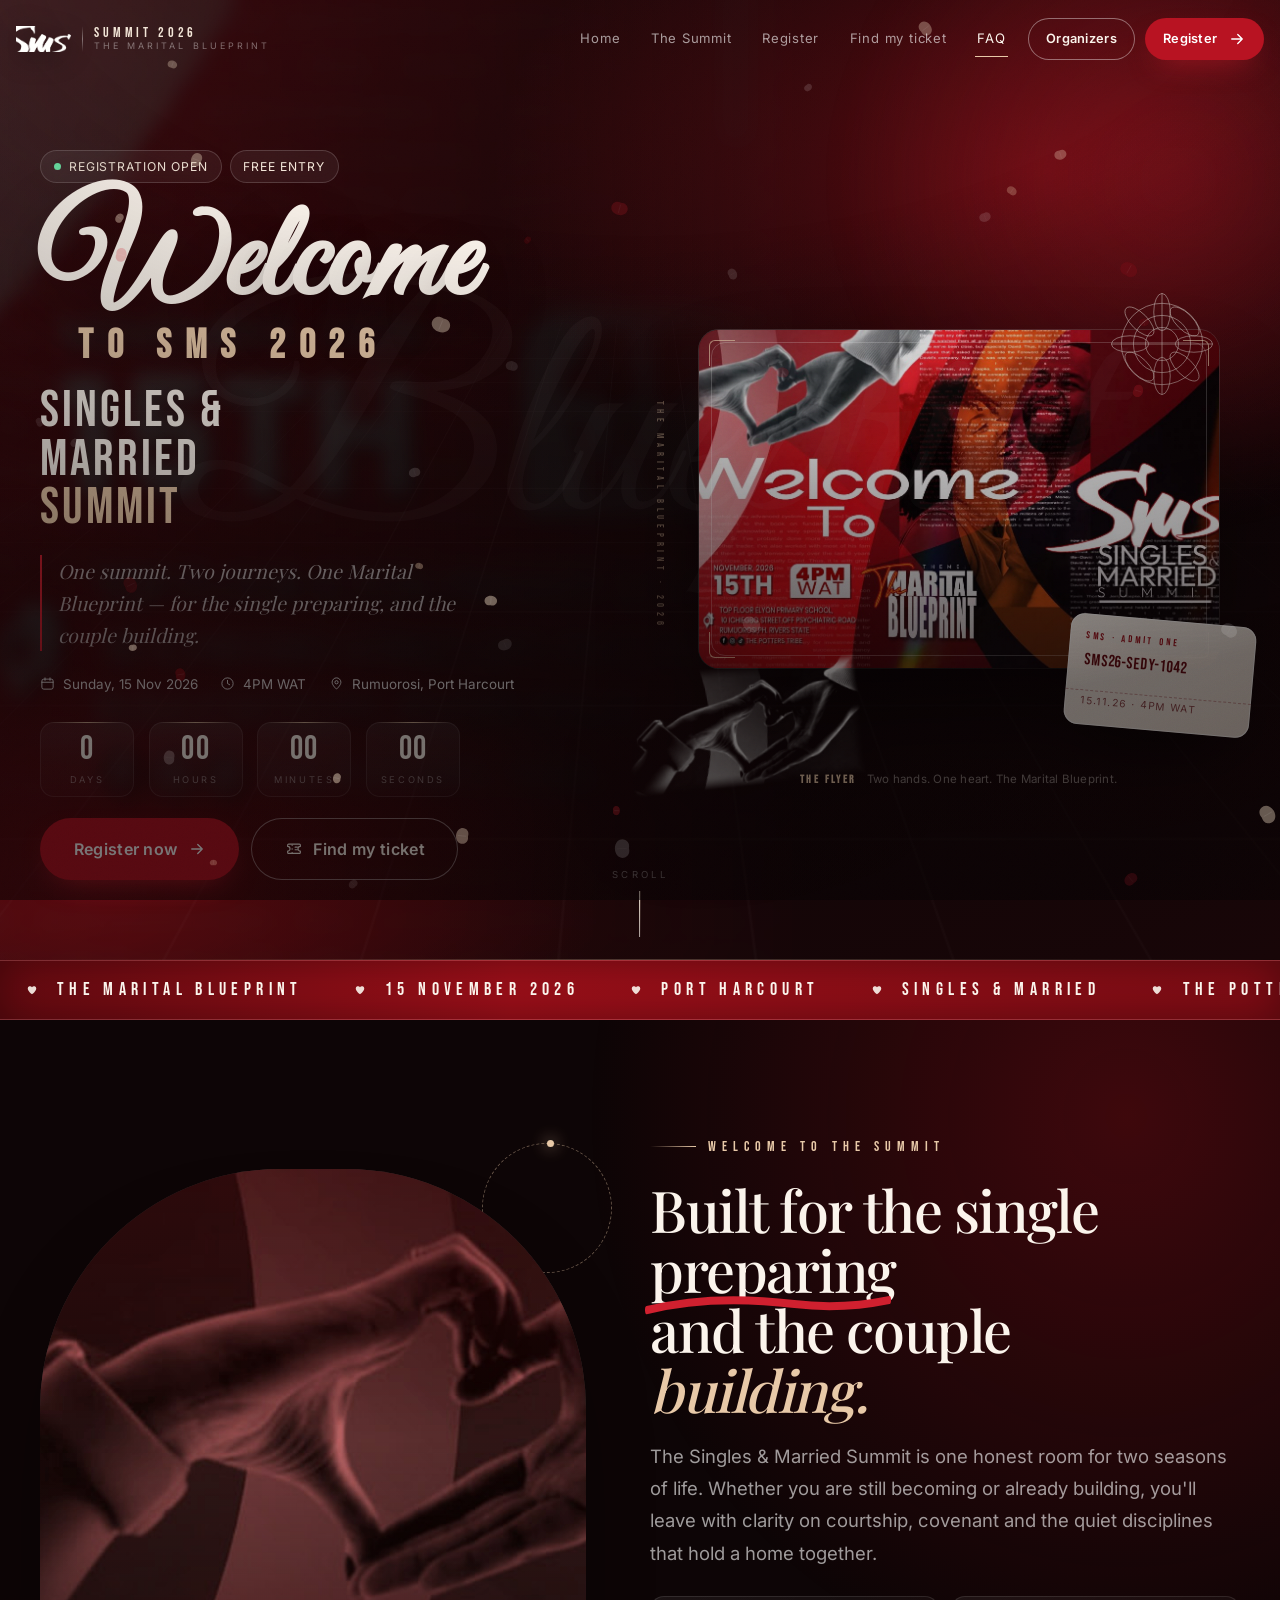
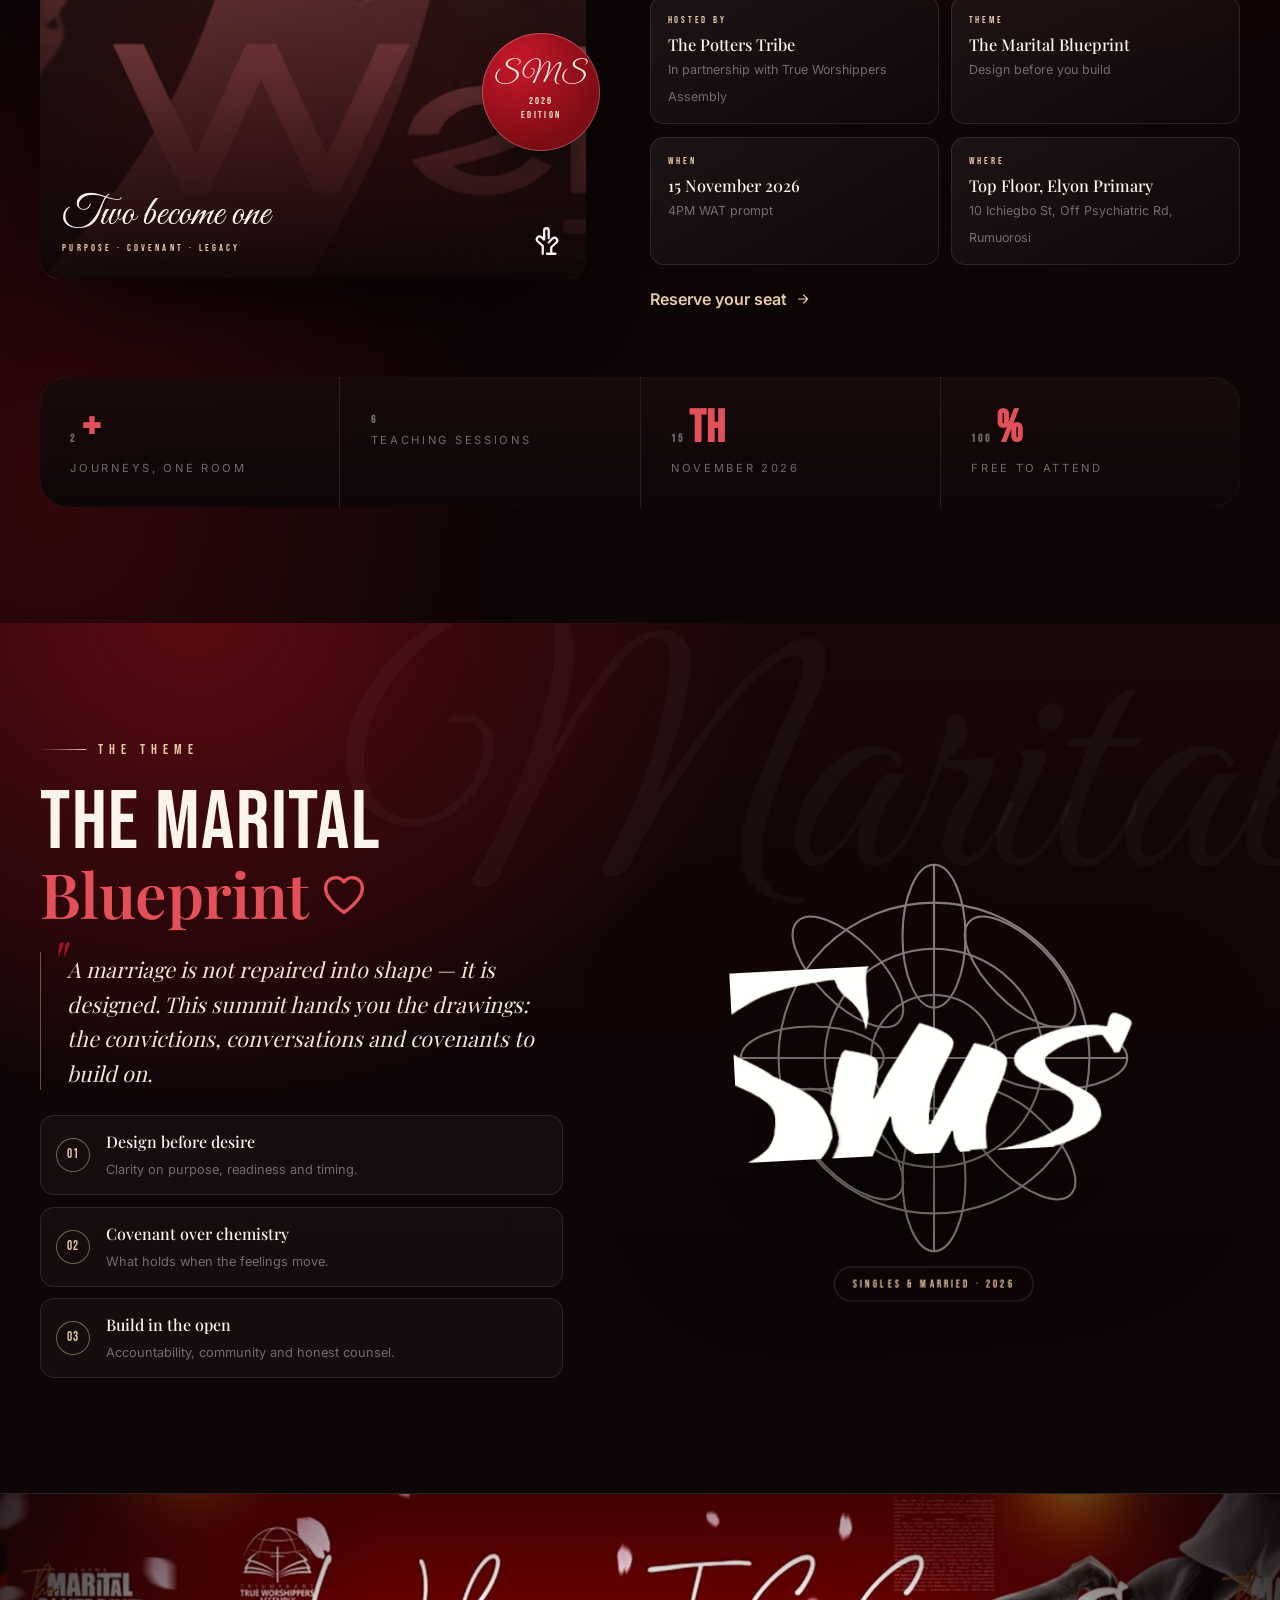
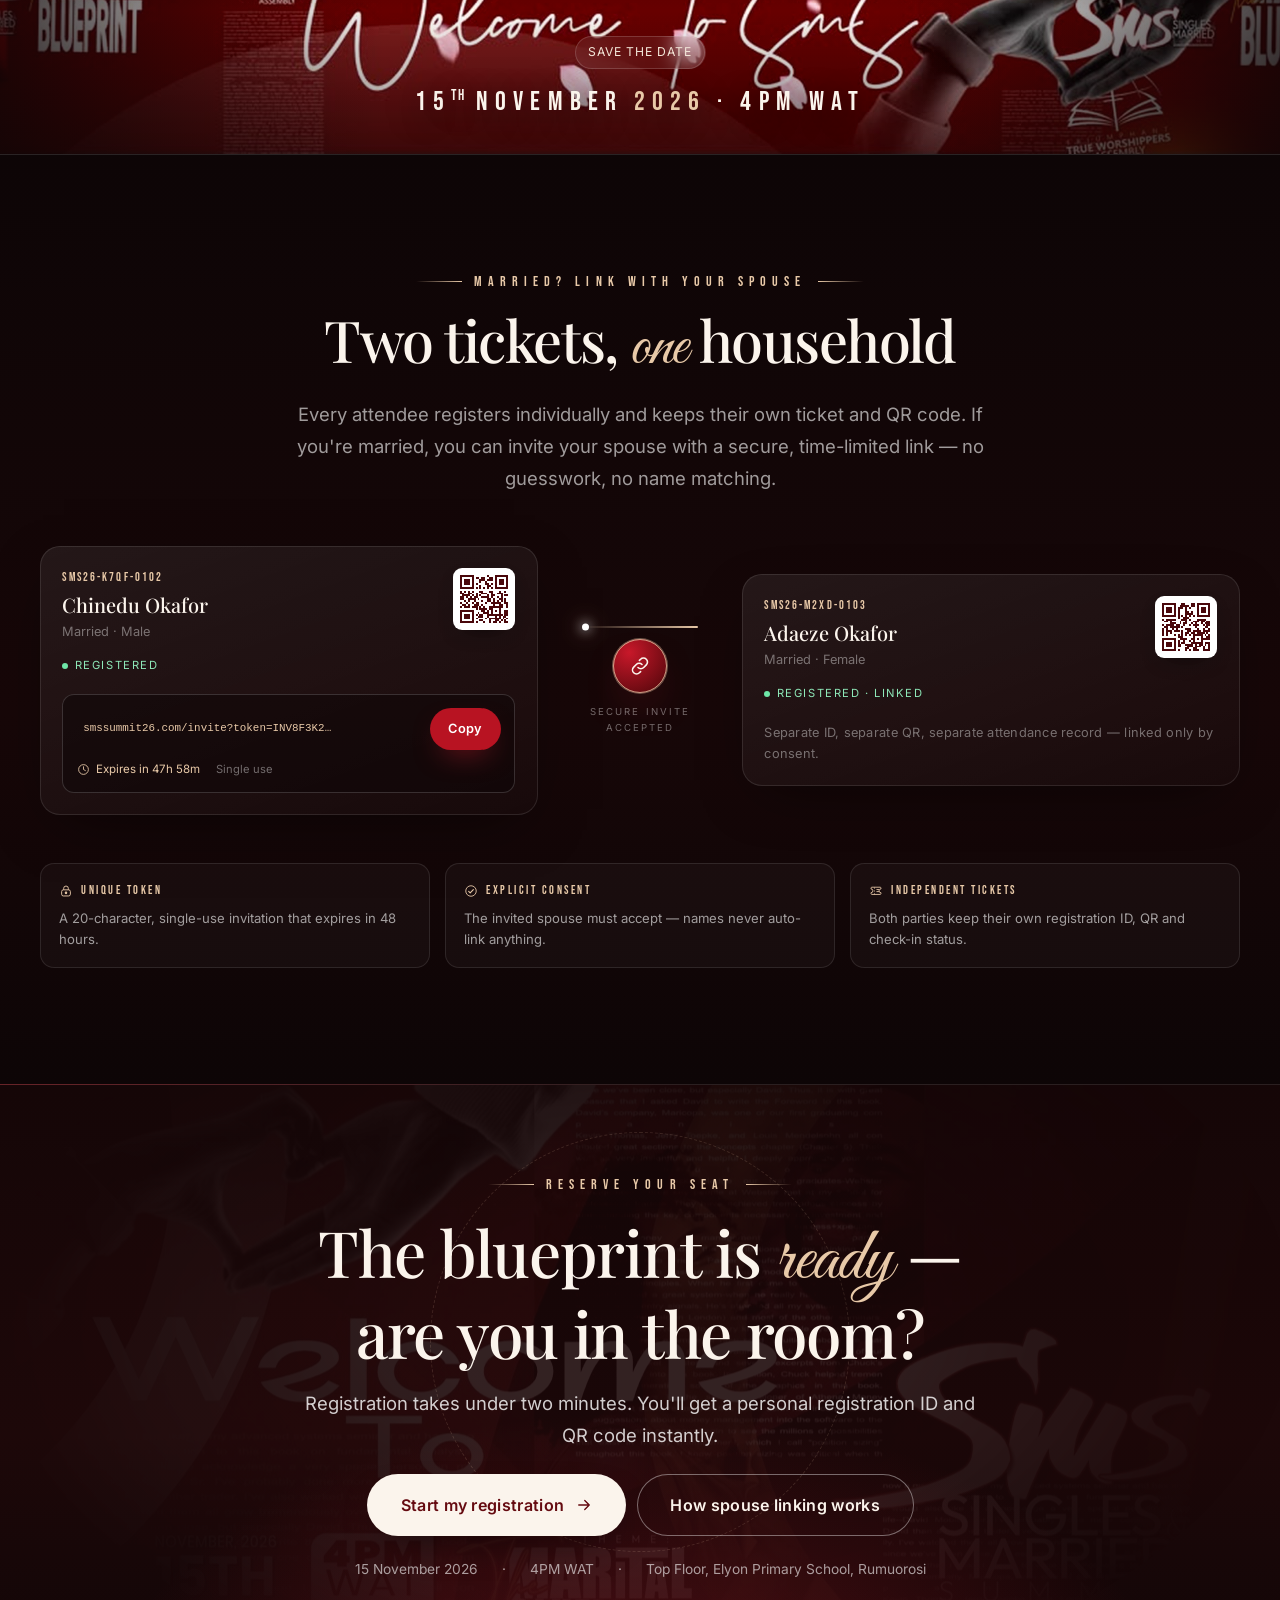
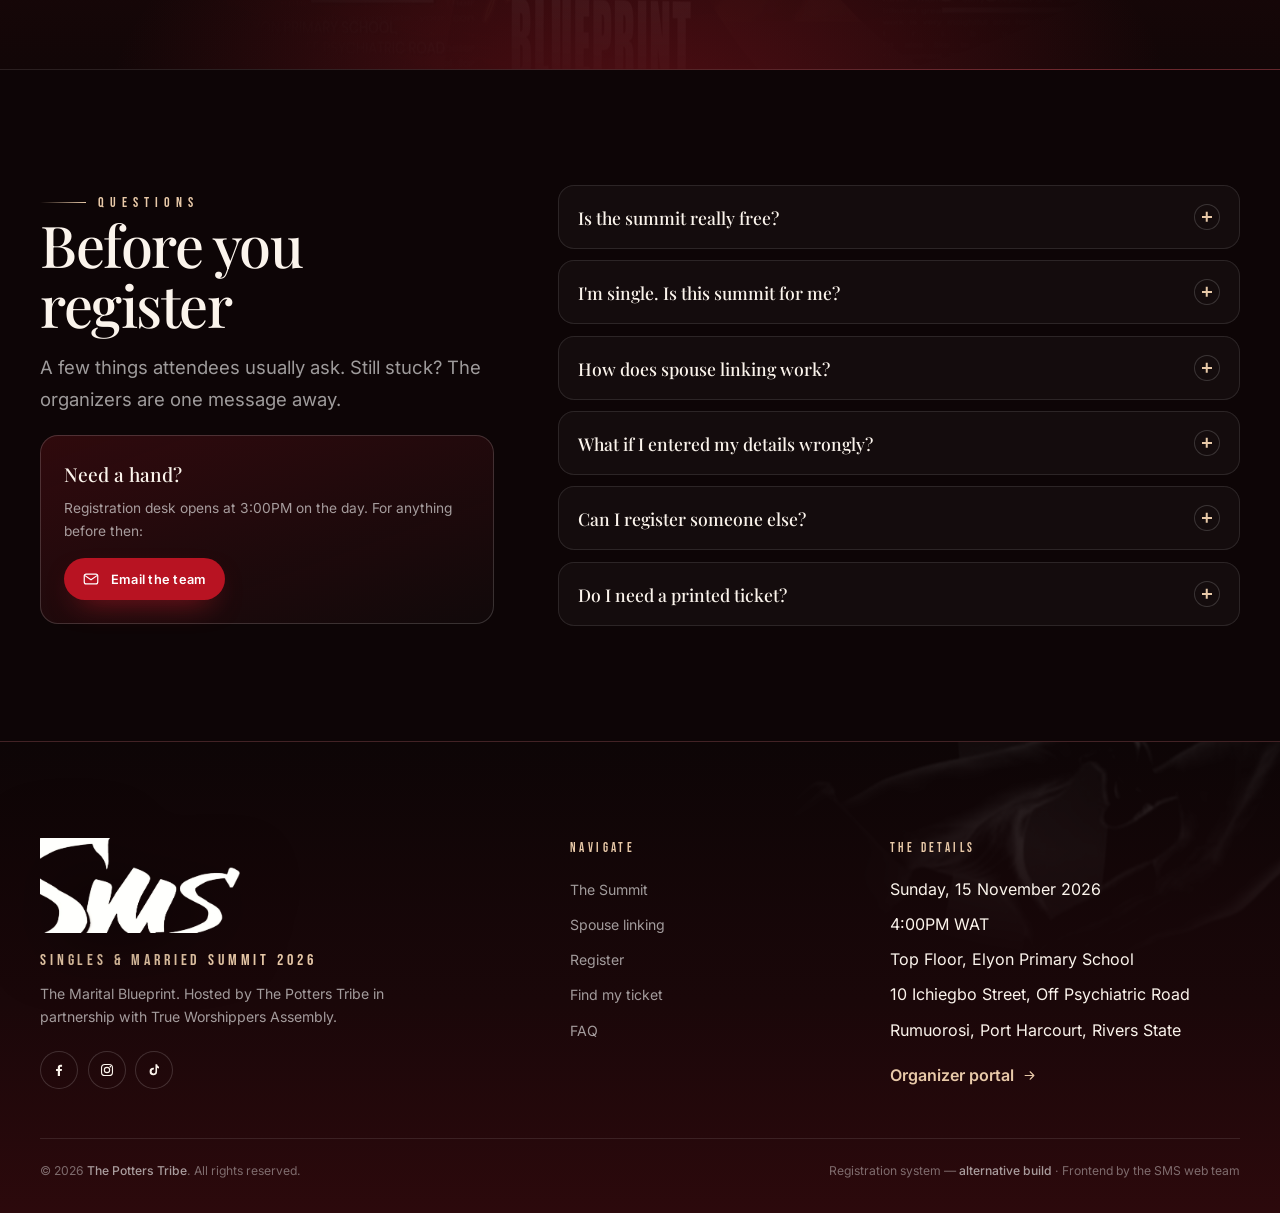
<file: sms-frontend/frontend/index.html>
<!DOCTYPE html>
<html lang="en">
<head>
<meta charset="UTF-8" />
<meta name="viewport" content="width=device-width, initial-scale=1, viewport-fit=cover" />
<title>Singles &amp; Married Summit 2026 — The Marital Blueprint | Registration</title>
<meta name="description" content="Register for the Singles & Married Summit 2026 — The Marital Blueprint. Hosted by The Potters Tribe. 15th November 2026, 4PM WAT, Port Harcourt, Rivers State." />
<meta name="theme-color" content="#120607" />
<meta property="og:title" content="Singles & Married Summit 2026 — The Marital Blueprint" />
<meta property="og:description" content="One summit. Two journeys. One blueprint. Register free and secure your seat." />
<meta property="og:type" content="website" />
<link rel="icon" href="data:image/svg+xml,%3Csvg xmlns='http://www.w3.org/2000/svg' viewBox='0 0 64 64'%3E%3Crect width='64' height='64' rx='14' fill='%23650a10'/%3E%3Ctext x='32' y='45' font-family='Georgia,serif' font-size='38' font-style='italic' fill='%23fbf4ec' text-anchor='middle'%3ES%3C/text%3E%3C/svg%3E" />

<link rel="preload" href="assets/fonts/vibes-400.woff2" as="font" type="font/woff2" crossorigin />
<link rel="preload" href="assets/fonts/playfair-var.woff2" as="font" type="font/woff2" crossorigin />
<link rel="preload" href="assets/fonts/bebas-400.woff2" as="font" type="font/woff2" crossorigin />

<link rel="stylesheet" href="assets/css/base.css?v=1" />
<link rel="stylesheet" href="assets/css/shell.css?v=1" />
<link rel="stylesheet" href="assets/css/pages.css?v=2" />
</head>
<body>

<!-- ══════════════ PRELOADER ══════════════ -->
<div id="preloader" aria-hidden="true">
  <div class="pl-mark">
    <img class="pl-mark-img" src="assets/img/wordmark.webp" alt="" width="1050" height="500" />
    <div class="pl-bar"><i></i></div>
    <div class="pl-label">Singles &amp; Married Summit</div>
  </div>
</div>

<canvas id="petals" aria-hidden="true"></canvas>
<div id="scroll-progress" aria-hidden="true"></div>
<div id="veil" aria-hidden="true"><img class="v-mark-img" src="assets/img/wordmark.webp" alt="" width="1050" height="500" /></div>

<!-- ══════════════ NAV ══════════════ -->
<header class="nav" data-nav>
  <div class="nav__inner">
    <a class="brand" href="index.html" aria-label="Singles and Married Summit 2026 — home">
      <img class="brand__mark" src="assets/img/wordmark.webp" alt="SMS — Singles and Married Summit" width="1050" height="500" />
      <span class="brand__divider" aria-hidden="true"></span>
      <span class="brand__meta">
        <b>SUMMIT 2026</b>
        <span>The Marital Blueprint</span>
      </span>
    </a>

    <nav class="nav__links" aria-label="Primary">
      <a class="nav__link" href="index.html" aria-current="page">Home</a>
      <a class="nav__link" href="#summit">The Summit</a>
      <a class="nav__link" href="register.html">Register</a>
      <a class="nav__link" href="lookup.html">Find my ticket</a>
      <a class="nav__link" href="#faq">FAQ</a>
    </nav>

    <div class="nav__actions">
      <a class="btn btn--ghost btn--sm" href="admin/index.html">Organizers</a>
      <a class="btn btn--sm" href="register.html">
        Register <svg><use href="#i-arrow" /></svg>
      </a>
      <button class="nav__burger" type="button" aria-label="Open menu" aria-expanded="false" data-burger>
        <span></span><span></span><span></span>
      </button>
    </div>
  </div>
</header>

<!-- mobile drawer -->
<div class="drawer" data-drawer aria-hidden="true">
  <nav class="drawer__links" aria-label="Mobile">
    <a class="drawer__link" href="index.html"><small>01</small> Home</a>
    <a class="drawer__link" href="#summit"><small>02</small> The Summit</a>
    <a class="drawer__link" href="register.html"><small>03</small> Register</a>
    <a class="drawer__link" href="lookup.html"><small>04</small> Find my ticket</a>
    <a class="drawer__link" href="admin/index.html"><small>05</small> Organizers</a>
  </nav>
  <div class="drawer__foot">
    <p class="tiny muted">15th November 2026 · 4PM WAT<br />Top Floor, Elyon Primary School, Rumuorosi</p>
    <a class="btn btn--block" href="register.html">Reserve my seat</a>
  </div>
</div>

<main id="main">

  <!-- ══════════════ HERO ══════════════ -->
  <section class="hero" id="home">
    <div class="hero__bg" aria-hidden="true"></div>
    <div class="hero__texture" aria-hidden="true"></div>
    <div class="hero__glow" aria-hidden="true"></div>
    <div class="hero__ghost-words" aria-hidden="true">Blueprint</div>

    <div class="container hero__inner">
      <!-- Copy -->
      <div class="hero__copy">
        <div class="hero__badges">
          <span class="chip chip--live">Registration open</span>
          <span class="chip">Free entry</span>
          <span class="chip chip--demo" data-mock-badge hidden>Preview mode</span>
        </div>

        <h1 class="hero__welcome" aria-label="Welcome to Singles and Married Summit 2026">
          <span class="script-line" aria-hidden="true">
            <span class="w-el" style="--i:0">W</span><span class="w-el" style="--i:1">e</span><span class="w-el" style="--i:2">l</span><span class="w-el" style="--i:3">c</span><span class="w-el" style="--i:4">o</span><span class="w-el" style="--i:5">m</span><span class="w-el" style="--i:6">e</span>
          </span>
          <span class="to-line" aria-hidden="true"><span class="w-el" style="--i:7">T</span><span class="w-el" style="--i:8">o</span> <span class="w-el" style="--i:9">S</span><span class="w-el" style="--i:10">M</span><span class="w-el" style="--i:11">S</span> <span class="w-el" style="--i:12">2026</span></span>
        </h1>

        <p class="hero__summit condensed">Singles &amp; Married <em>Summit</em></p>

        <p class="hero__tagline">One summit. Two journeys. One <em>Marital Blueprint</em> — for the single preparing, and the couple building.</p>

        <div class="hero__facts">
          <span><svg><use href="#i-calendar" /></svg> Sunday, 15 Nov 2026</span>
          <span><svg><use href="#i-clock" /></svg> 4PM WAT</span>
          <span><svg><use href="#i-pin" /></svg> Rumuorosi, Port Harcourt</span>
        </div>

        <div class="countdown" data-countdown aria-label="Countdown to the summit"></div>

        <div class="hero__cta">
          <a class="btn btn--lg" href="register.html">
            Register now <svg><use href="#i-arrow" /></svg>
          </a>
          <a class="btn btn--ghost btn--lg" href="lookup.html">
            <svg><use href="#i-ticket" /></svg> Find my ticket
          </a>
        </div>
      </div>

      <!-- Poster stage -->
      <div class="hero__stage" data-stage>
        <figure class="poster" data-tilt>
          <img class="poster__img" src="assets/img/flyer-hero.jpg"
               alt="Singles and Married Summit 2026 official flyer — The Marital Blueprint, 15th November 2026, 4PM WAT, Top Floor Elyon Primary School, Rumuorosi, Port Harcourt."
               width="1280" height="703" fetchpriority="high" />
          <span class="poster__veil" aria-hidden="true"></span>
          <span class="poster__shine" aria-hidden="true"></span>
          <span class="poster__frame" aria-hidden="true"></span>
          <span class="poster__corner poster__corner--tl" aria-hidden="true"></span>
          <span class="poster__corner poster__corner--tr" aria-hidden="true"></span>
          <span class="poster__corner poster__corner--bl" aria-hidden="true"></span>
          <span class="poster__corner poster__corner--br" aria-hidden="true"></span>
        </figure>

        <div class="hero__small-note">
          <b>THE FLYER</b>
          Two hands. One heart. The Marital Blueprint.
        </div>

        <img class="hero__float hero__float--hands" src="assets/img/hands-heart.webp"
             alt="" aria-hidden="true" width="1446" height="756" />

        <div class="hero__float hero__float--flower" aria-hidden="true">
          <svg viewBox="0 0 200 200"><use href="#i-flower" stroke="#e8c9a8" /></svg>
        </div>

        <div class="hero__float hero__float--vert" aria-hidden="true">The Marital Blueprint · 2026</div>

        <!-- floating admit-one stub -->
        <div class="hero__float hero__float--ticket" aria-hidden="true">
          <div class="mini-ticket">
            <div class="mini-ticket__label">SMS · ADMIT ONE</div>
            <div class="mini-ticket__id" data-mini-id>SMS26-••••-0000</div>
            <div class="mini-ticket__meta">15.11.26 · 4PM WAT</div>
          </div>
        </div>
      </div>
    </div>

    <a class="hero__scroll" href="#summit" aria-label="Scroll to the summit details">
      Scroll <i aria-hidden="true"></i>
    </a>
  </section>

  <!-- ══════════════ MARQUEE ══════════════ -->
  <div class="marquee" aria-hidden="true">
    <div class="marquee__track" data-marquee>
      <div class="marquee__group">
        <span class="marquee__item"><svg viewBox="0 0 24 24"><use href="#i-heart-fill" /></svg> The Marital Blueprint</span>
        <span class="marquee__item"><svg viewBox="0 0 24 24"><use href="#i-heart-fill" /></svg> 15 November 2026</span>
        <span class="marquee__item"><svg viewBox="0 0 24 24"><use href="#i-heart-fill" /></svg> Port Harcourt</span>
        <span class="marquee__item"><svg viewBox="0 0 24 24"><use href="#i-heart-fill" /></svg> Singles &amp; Married</span>
        <span class="marquee__item"><svg viewBox="0 0 24 24"><use href="#i-heart-fill" /></svg> The Potters Tribe</span>
        <span class="marquee__item"><svg viewBox="0 0 24 24"><use href="#i-heart-fill" /></svg> Free Registration</span>
      </div>
    </div>
  </div>

  <!-- ══════════════ ABOUT / WELCOME ══════════════ -->
  <section class="section about" id="summit">
    <div class="about__bg" aria-hidden="true"></div>
    <div class="container">
      <div class="about__inner">
        <!-- media -->
        <figure class="about__media reveal reveal--left">
          <div class="about__ring" aria-hidden="true"></div>
          <div class="about__frame">
            <img src="assets/img/about-media.jpg" alt="Two hands forming a heart — the summit's emblem" loading="lazy" width="956" height="800" />
            <figcaption class="about__frame-cap">
              <div>
                <div class="script">Two become one</div>
                <small>Purpose · Covenant · Legacy</small>
              </div>
              <svg width="34" height="34" viewBox="0 0 24 24" aria-hidden="true"><use href="#i-hands" stroke="#e8c9a8" /></svg>
            </figcaption>
          </div>
          <div class="about__stamp">
            <span><b>SMS</b>2026<br />EDITION</span>
          </div>
        </figure>

        <!-- copy -->
        <div class="about__copy">
          <span class="eyebrow reveal">Welcome to the summit</span>
          <h2 class="h-section reveal" style="--d:80ms">
            Built for the single <span class="underline-sketch">preparing<svg viewBox="0 0 300 12" preserveAspectRatio="none"><path d="M2 8c60-6 120-6 180-3 40 2 80 1 116-2" /></svg></span><br />
            and the couple <em style="font-style:italic;color:var(--champagne)">building.</em>
          </h2>
          <p class="lede reveal" style="--d:160ms">
            The Singles &amp; Married Summit is one honest room for two seasons of life. Whether you are
            still becoming or already building, you'll leave with clarity on courtship, covenant and the
            quiet disciplines that hold a home together.
          </p>

          <div class="about__facts">
            <div class="fact reveal" style="--d:220ms">
              <small>Hosted by</small>
              <b>The Potters Tribe</b>
              <span>In partnership with True Worshippers Assembly</span>
            </div>
            <div class="fact reveal" style="--d:280ms">
              <small>Theme</small>
              <b>The Marital Blueprint</b>
              <span>Design before you build</span>
            </div>
            <div class="fact reveal" style="--d:340ms">
              <small>When</small>
              <b>15 November 2026</b>
              <span>4PM WAT prompt</span>
            </div>
            <div class="fact reveal" style="--d:400ms">
              <small>Where</small>
              <b>Top Floor, Elyon Primary</b>
              <span>10 Ichiegbo St, Off Psychiatric Rd, Rumuorosi</span>
            </div>
          </div>

          <div class="reveal" style="--d:460ms">
            <a class="link-arrow" href="register.html">Reserve your seat <svg width="16" height="16" viewBox="0 0 24 24"><use href="#i-arrow" /></svg></a>
          </div>
        </div>
      </div>

      <!-- stats -->
      <div class="stats reveal" style="--d:120ms">
        <div class="stat"><b><span data-count="2">0</span><em>+</em></b><span>Journeys, one room</span></div>
        <div class="stat"><b><span data-count="6">0</span></b><span>Teaching sessions</span></div>
        <div class="stat"><b><span data-count="15">0</span><em>TH</em></b><span>November 2026</span></div>
        <div class="stat"><b><span data-count="100">0</span><em>%</em></b><span>Free to attend</span></div>
      </div>
    </div>
  </section>

  <!-- ══════════════ THEME ══════════════ -->
  <section class="section theme">
    <div class="theme__bg-script" aria-hidden="true">Marital</div>
    <div class="container theme__inner">
      <div class="theme__copy">
        <span class="eyebrow reveal">The theme</span>
        <div class="theme__title reveal" style="--d:60ms">
          <span class="line1">The Marital</span>
          <span class="line2">
            Blueprint
            <svg viewBox="0 0 60 60" aria-hidden="true"><use href="#i-heart" stroke="#d0202f" stroke-width="2.4" /></svg>
          </span>
        </div>
        <p class="theme__quote reveal" style="--d:140ms">
          A marriage is not repaired into shape — it is designed. This summit hands you the
          drawings: the convictions, conversations and covenants to build on.
        </p>
        <div class="theme__pillars">
          <div class="pillar reveal" style="--d:200ms">
            <i>01</i>
            <div><b>Design before desire</b><span>Clarity on purpose, readiness and timing.</span></div>
          </div>
          <div class="pillar reveal" style="--d:260ms">
            <i>02</i>
            <div><b>Covenant over chemistry</b><span>What holds when the feelings move.</span></div>
          </div>
          <div class="pillar reveal" style="--d:320ms">
            <i>03</i>
            <div><b>Build in the open</b><span>Accountability, community and honest counsel.</span></div>
          </div>
        </div>
      </div>

      <div class="theme__art reveal reveal--scale" style="--d:120ms">
        <svg class="theme__flower" viewBox="0 0 200 200" aria-hidden="true"><use href="#i-flower" stroke="#e8c9a8" /></svg>
        <div class="theme__art-frame">
          <img src="assets/img/wordmark.webp" alt="The official SMS brush-script mark: Singles and Married Summit" loading="lazy" width="1050" height="500" />
        </div>
        <span class="theme__art-cap">Singles &amp; Married · 2026</span>
      </div>
    </div>
  </section>

  <!-- ══════════════ FLYER BAND ══════════════ -->
  <section class="flyer-band" aria-label="Save the date">
    <div class="flyer-band__media">
      <img src="assets/img/flyer-wide.jpg" alt="Wide summit banner: Welcome to the Singles and Married Summit 2026" loading="lazy" width="1280" height="191" />
    </div>
    <div class="flyer-band__overlay">
      <span class="chip">Save the date</span>
      <p class="flyer-band__line">15<small>TH</small> November <em>2026</em> · 4PM WAT</p>
    </div>
  </section>

  <!-- ══════════════ SPOUSE LINKING ══════════════ -->
  <section class="section linking" id="linking">
    <div class="container">
      <div class="linking__head">
        <span class="eyebrow eyebrow--center reveal">Married? Link with your spouse</span>
        <h2 class="h-section reveal" style="--d:70ms;max-width:20ch">Two tickets, <span class="script" style="font-size:1.15em;color:var(--champagne)">one</span> household</h2>
        <p class="lede reveal" style="--d:140ms;text-align:center">
          Every attendee registers individually and keeps their own ticket and QR code. If you're married,
          you can invite your spouse with a secure, time-limited link — no guesswork, no name matching.
        </p>
      </div>

      <div class="link-flow">
        <article class="lf-card reveal reveal--left">
          <div class="lf-card__top">
            <div>
              <div class="lf-card__id">SMS26-K7QF-0102</div>
              <h4>Chinedu Okafor</h4>
              <p>Married · Male</p>
              <span class="lf-card__status">Registered</span>
            </div>
            <div class="lf-card__qr" data-demo-qr="SMS26|SMS26-K7QF-0102"></div>
          </div>
          <div class="invite-box">
            <div class="invite-box__row">
              <input value="smssummit26.com/invite?token=INV8F3K2…" readonly aria-label="Invitation link example" tabindex="-1" />
              <button class="btn btn--sm" data-copy-demo>Copy</button>
            </div>
            <div class="invite-box__meta">
              <span class="expiry"><svg><use href="#i-clock" /></svg> Expires in 47h 58m</span>
              <span>Single use</span>
            </div>
          </div>
        </article>

        <div class="link-bridge" aria-hidden="true">
          <span class="link-bridge__line"></span>
          <span class="link-bridge__icon"><svg viewBox="0 0 24 24"><use href="#i-link" stroke="#fbf4ec" fill="none" /></svg></span>
          <small>Secure invite<br />accepted</small>
        </div>

        <article class="lf-card reveal reveal--right">
          <div class="lf-card__top">
            <div>
              <div class="lf-card__id">SMS26-M2XD-0103</div>
              <h4>Adaeze Okafor</h4>
              <p>Married · Female</p>
              <span class="lf-card__status">Registered · linked</span>
            </div>
            <div class="lf-card__qr" data-demo-qr="SMS26|SMS26-M2XD-0103"></div>
          </div>
          <p class="tiny muted" style="margin-top:0.6rem">
            Separate ID, separate QR, separate attendance record — linked only by consent.
          </p>
        </article>
      </div>

      <div class="link-notes">
        <div class="link-note reveal" style="--d:80ms">
          <b><svg><use href="#i-lock" /></svg> Unique token</b>
          <p>A 20-character, single-use invitation that expires in 48 hours.</p>
        </div>
        <div class="link-note reveal" style="--d:160ms">
          <b><svg><use href="#i-check-circle" /></svg> Explicit consent</b>
          <p>The invited spouse must accept — names never auto-link anything.</p>
        </div>
        <div class="link-note reveal" style="--d:240ms">
          <b><svg><use href="#i-ticket" /></svg> Independent tickets</b>
          <p>Both parties keep their own registration ID, QR and check-in status.</p>
        </div>
      </div>
    </div>
  </section>

  <!-- ══════════════ CTA BAND ══════════════ -->
  <section class="cta-band">
    <div class="container cta-band__inner">
      <span class="eyebrow eyebrow--center reveal">Reserve your seat</span>
      <h2 class="cta-band__title reveal" style="--d:70ms">
        The blueprint is <span class="script">ready</span> —<br />are you in the room?
      </h2>
      <p class="lede reveal" style="--d:140ms;text-align:center;color:var(--white-80)">
        Registration takes under two minutes. You'll get a personal registration ID and QR code instantly.
      </p>
      <div class="success-actions reveal" style="--d:200ms">
        <a class="btn btn--lg btn--light" href="register.html">Start my registration <svg><use href="#i-arrow" /></svg></a>
        <a class="btn btn--ghost btn--lg" href="#linking">How spouse linking works</a>
      </div>
      <div class="cta-band__meta reveal" style="--d:260ms">
        <span>15 November 2026</span><span>·</span><span>4PM WAT</span><span>·</span>
        <span>Top Floor, Elyon Primary School, Rumuorosi</span>
      </div>
    </div>
  </section>

  <!-- ══════════════ FAQ ══════════════ -->
  <section class="section faq" id="faq">
    <div class="container faq__inner">
      <div class="faq__aside">
        <div>
          <span class="eyebrow reveal">Questions</span>
          <h2 class="h-section reveal" style="--d:70ms">Before you<br />register</h2>
          <p class="lede reveal" style="--d:140ms;margin-top:1rem">
            A few things attendees usually ask. Still stuck? The organizers are one message away.
          </p>
        </div>
        <div class="faq__help reveal" style="--d:200ms">
          <h4>Need a hand?</h4>
          <p>Registration desk opens at 3:00PM on the day. For anything before then:</p>
          <a class="btn btn--sm" href="mailto:hello@smssummit.org"><svg><use href="#i-mail" /></svg> Email the team</a>
        </div>
      </div>

      <div class="faq__list" data-faq>
        <div class="faq-item reveal">
          <button class="faq-q" type="button" aria-expanded="false">
            Is the summit really free? <i aria-hidden="true"></i>
          </button>
          <div class="faq-a"><div><p>Yes. Entry is free — but seats are limited, and registration is the only way in. Register early so the organizers can plan for you.</p></div></div>
        </div>
        <div class="faq-item reveal" style="--d:60ms">
          <button class="faq-q" type="button" aria-expanded="false">
            I'm single. Is this summit for me? <i aria-hidden="true"></i>
          </button>
          <div class="faq-a"><div><p>Absolutely. The summit runs two tracks in one room: one for singles preparing for marriage, one for married couples building. You'll register once and attend the sessions that match your season.</p></div></div>
        </div>
        <div class="faq-item reveal" style="--d:120ms">
          <button class="faq-q" type="button" aria-expanded="false">
            How does spouse linking work? <i aria-hidden="true"></i>
          </button>
          <div class="faq-a"><div><p>Register individually, then generate a secure invitation link from your confirmation page and send it to your spouse. They accept it (creating or attaching their own registration). You both keep separate registration IDs, QR codes and check-in records — the link only records that you're married to each other.</p></div></div>
        </div>
        <div class="faq-item reveal" style="--d:180ms">
          <button class="faq-q" type="button" aria-expanded="false">
            What if I entered my details wrongly? <i aria-hidden="true"></i>
          </button>
          <div class="faq-a"><div><p>Bring your registration ID to the desk and the organizers can correct your details. Your registration ID never changes.</p></div></div>
        </div>
        <div class="faq-item reveal" style="--d:240ms">
          <button class="faq-q" type="button" aria-expanded="false">
            Can I register someone else? <i aria-hidden="true"></i>
          </button>
          <div class="faq-a"><div><p>Each attendee should register with their own email so their ticket and QR reach them directly. For couples, use the invitation flow rather than registering twice from one email.</p></div></div>
        </div>
        <div class="faq-item reveal" style="--d:300ms">
          <button class="faq-q" type="button" aria-expanded="false">
            Do I need a printed ticket? <i aria-hidden="true"></i>
          </button>
          <div class="faq-a"><div><p>No. Your QR code on your phone is enough — and you can download it as an image if you prefer. Keep your registration ID handy in case scanning fails.</p></div></div>
        </div>
      </div>
    </div>
  </section>

</main>

<!-- ══════════════ FOOTER ══════════════ -->
<footer class="footer">
  <img class="footer__hands" src="assets/img/hands-heart.webp" alt="" aria-hidden="true" loading="lazy" />
  <div class="container">
    <div class="footer__grid">
      <div>
        <img class="footer__brand" src="assets/img/wordmark.webp" alt="SMS — Singles and Married Summit" width="1050" height="500" />
        <div class="footer__title">SINGLES &amp; MARRIED SUMMIT 2026</div>
        <p>The Marital Blueprint. Hosted by The Potters Tribe in partnership with True Worshippers Assembly.</p>
        <div class="socials">
          <a href="https://facebook.com/thepotterstribe" target="_blank" rel="noopener" aria-label="Facebook"><svg><use href="#i-facebook" /></svg></a>
          <a href="https://instagram.com/thepotterstribe" target="_blank" rel="noopener" aria-label="Instagram"><svg><use href="#i-instagram" /></svg></a>
          <a href="https://tiktok.com/@thepotterstribe" target="_blank" rel="noopener" aria-label="TikTok"><svg><use href="#i-tiktok" /></svg></a>
        </div>
      </div>
      <div>
        <h4>Navigate</h4>
        <ul>
          <li><a href="#summit">The Summit</a></li>
          <li><a href="#linking">Spouse linking</a></li>
          <li><a href="register.html">Register</a></li>
          <li><a href="lookup.html">Find my ticket</a></li>
          <li><a href="#faq">FAQ</a></li>
        </ul>
      </div>
      <div>
        <h4>The details</h4>
        <ul>
          <li>Sunday, 15 November 2026</li>
          <li>4:00PM WAT</li>
          <li>Top Floor, Elyon Primary School</li>
          <li>10 Ichiegbo Street, Off Psychiatric Road</li>
          <li>Rumuorosi, Port Harcourt, Rivers State</li>
        </ul>
        <div style="margin-top:1.2rem">
          <a class="link-arrow" href="admin/index.html">Organizer portal <svg width="15" height="15" viewBox="0 0 24 24"><use href="#i-arrow" /></svg></a>
        </div>
      </div>
    </div>
    <div class="footer__bottom">
      <span>© 2026 <b>The Potters Tribe</b>. All rights reserved.</span>
      <span>Registration system — <b>alternative build</b> · Frontend by the SMS web team</span>
      <span class="chip chip--demo" data-mock-badge hidden>Demo data</span>
    </div>
  </div>
</footer>

<button class="to-top" type="button" aria-label="Back to top">
  <svg><use href="#i-arrow-up" /></svg>
</button>

<div id="toasts" aria-live="polite" aria-atomic="true"></div>

<script src="assets/js/config.js"></script>
<script src="assets/js/mock-api.js"></script>
<script src="assets/js/api.js"></script>
<script src="assets/js/qrcode.min.js"></script>
<script src="assets/js/sprite.js"></script>
<script src="assets/js/ui.js"></script>
<script src="assets/js/home.js"></script>
</body>
</html>
</file>
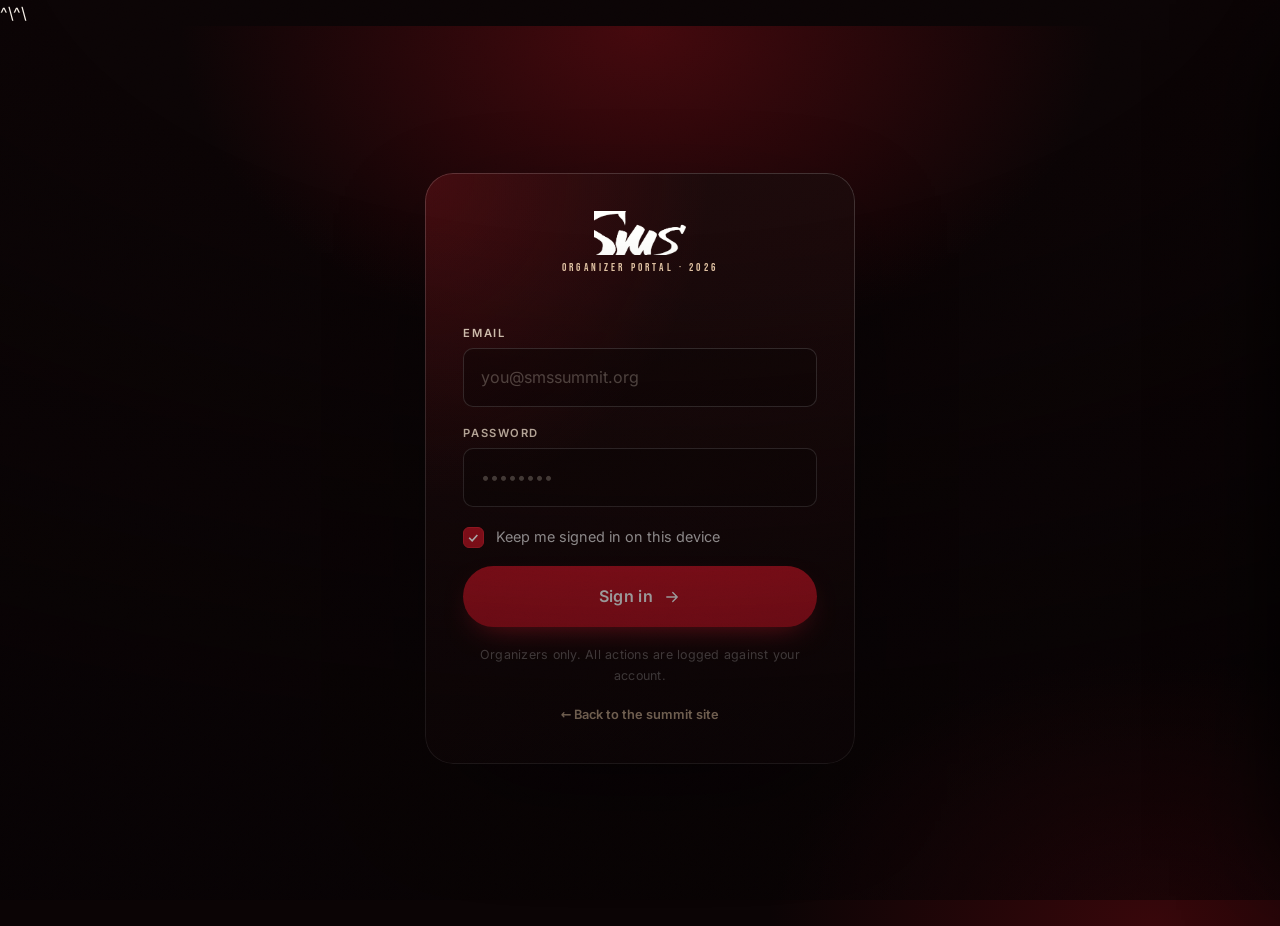
<file: sms-frontend/frontend/admin/index.html>
^\^\<!DOCTYPE html>
<html lang="en">
<head>
<meta charset="UTF-8" />
<meta name="viewport" content="width=device-width, initial-scale=1, viewport-fit=cover" />
<title>Organizer portal — SMS Summit 2026</title>
<meta name="description" content="Organizer dashboard for the Singles & Married Summit 2026 registration system." />
<meta name="robots" content="noindex" />
<meta name="theme-color" content="#0b0405" />
<link rel="icon" href="data:image/svg+xml,%3Csvg xmlns='http://www.w3.org/2000/svg' viewBox='0 0 64 64'%3E%3Crect width='64' height='64' rx='14' fill='%23650a10'/%3E%3Ctext x='32' y='45' font-family='Georgia,serif' font-size='38' font-style='italic' fill='%23fbf4ec' text-anchor='middle'%3ES%3C/text%3E%3C/svg%3E" />
<link rel="stylesheet" href="../assets/css/base.css?v=1" />
<link rel="stylesheet" href="../assets/css/shell.css?v=1" />
<link rel="stylesheet" href="../assets/css/pages.css?v=3" />
<link rel="stylesheet" href="../assets/css/admin.css?v=1" />
</head>
<body class="admin-body">

<!-- ══════════ LOGIN ══════════ -->
<div id="login-screen" class="admin-login">
  <div class="admin-login__bg" aria-hidden="true"></div>
  <form class="login-card" data-login-form novalidate>
    <div class="login-card__brand">
      <img src="../assets/img/wordmark.webp" alt="SMS" style="height:44px;width:auto" width="1050" height="500" />
      <small>ORGANIZER PORTAL · 2026</small>
    </div>

    <div data-login-error class="field-error" style="text-align:center;color:#ffb3b3"></div>

    <div class="field">
      <label for="login-email">Email</label>
      <input class="input" id="login-email" name="email" type="email" autocomplete="username" placeholder="you@smssummit.org" required />
    </div>
    <div class="field">
      <label for="login-password">Password</label>
      <input class="input" id="login-password" name="password" type="password" autocomplete="current-password" placeholder="••••••••" required />
    </div>
    <label class="check">
      <input type="checkbox" name="remember" checked />
      <span class="box"><svg viewBox="0 0 24 24"><path d="M4 12.5 9.5 18 20 6.5" /></svg></span>
      <span>Keep me signed in on this device</span>
    </label>

    <button class="btn btn--block btn--lg" type="submit" data-login-btn>
      <span data-login-label>Sign in</span>
      <svg><use href="#i-arrow" /></svg>
    </button>

    <div class="demo-creds" data-demo-creds hidden>
      <b>Preview credentials</b>
      <span>Admin — admin@smssummit.org / Summit2026!</span>
      <span>Desk — desk@smssummit.org / Desk2026!</span>
    </div>

    <p class="tiny" style="text-align:center;color:var(--white-40)">
      Organizers only. All actions are logged against your account.
    </p>
    <div style="text-align:center"><a class="link-arrow" href="../index.html" style="font-size:.8rem">← Back to the summit site</a></div>
  </form>
</div>

<!-- ══════════ DASHBOARD ══════════ -->
<div class="admin-shell hidden" id="admin-app">

  <aside class="admin-side" data-admin-side>
    <a class="brand" href="../index.html" style="margin:0">
      <img class="brand__mark" src="../assets/img/wordmark.webp" alt="SMS" width="1050" height="500" />
      <span class="brand__divider"></span>
      <span class="brand__meta"><b>SUMMIT 26</b><span>Organizer</span></span>
    </a>

    <nav class="admin-nav" aria-label="Sections">
      <button class="admin-nav__item is-active" type="button" data-view="dashboard"><svg><use href="#i-chart" /></svg> Overview</button>
      <button class="admin-nav__item" type="button" data-view="registrations"><svg><use href="#i-users" /></svg> Registrations</button>
      <button class="admin-nav__item" type="button" data-view="invites"><svg><use href="#i-link" /></svg> Spouse links</button>
      <button class="admin-nav__item" type="button" data-view="audit"><svg><use href="#i-shield" /></svg> Activity log</button>
    </nav>

    <div class="admin-side__foot">
      <div class="admin-user">
        <div class="avatar" data-user-initials>PA</div>
        <div>
          <b data-user-name>Organizer</b>
          <span data-user-role>organizer</span>
        </div>
      </div>
      <button class="admin-nav__item" type="button" data-logout><svg><use href="#i-logout" /></svg> Sign out</button>
      <button class="admin-nav__item" type="button" data-reset-demo hidden><svg><use href="#i-refresh" /></svg> Reset demo data</button>
      <a class="admin-nav__item" href="../index.html" style="color:var(--champagne)"><svg><use href="#i-arrow" /></svg> Back to site</a>
    </div>
  </aside>

  <main class="admin-main">
    <!-- header -->
    <header class="admin-head">
      <div>
        <h1 data-page-title>Overview</h1>
        <p data-page-sub>Live registration metrics for the Singles &amp; Married Summit 2026.</p>
      </div>
      <div style="display:flex;gap:.5rem;flex-wrap:wrap">
        <button class="btn btn--sm btn--ghost admin-burger" type="button" data-admin-burger aria-label="Open menu" style="display:none">
          <svg><use href="#i-grid" /></svg>
        </button>
        <button class="btn btn--sm btn--ghost" type="button" data-refresh>
          <svg><use href="#i-refresh" /></svg> Refresh
        </button>
        <button class="btn btn--sm" type="button" data-export>
          <svg><use href="#i-download" /></svg> Export CSV
        </button>
      </div>
    </header>

    <!-- ░ OVERVIEW ░ -->
    <section data-view-panel="dashboard" style="display:grid;gap:1rem">
      <div class="admin-kpis" data-kpis>
        <div class="kpi kpi--accent">
          <small>Total registrations</small>
          <b data-kpi="total">—</b>
          <svg class="kpi__spark" viewBox="0 0 62 26"><path d="M2 22 12 16 22 18 32 9 42 12 52 5 60 7" /></svg>
        </div>
        <div class="kpi">
          <small>Checked in</small>
          <b data-kpi="checked_in">—</b>
          <svg class="kpi__spark" viewBox="0 0 62 26"><path d="M2 20 12 20 22 14 32 15 42 8 52 10 60 4" /></svg>
        </div>
        <div class="kpi">
          <small>Linked couples</small>
          <b data-kpi="linked">—</b>
          <svg class="kpi__spark" viewBox="0 0 62 26"><path d="M2 18 12 14 22 15 32 12 42 7 52 9 60 6" /></svg>
        </div>
        <div class="kpi">
          <small>Pending invites</small>
          <b data-kpi="pending">—</b>
          <svg class="kpi__spark" viewBox="0 0 62 26"><path d="M2 12 12 16 22 11 32 17 42 13 52 18 60 14" /></svg>
        </div>
      </div>

      <div class="admin-charts">
        <div class="chart-card">
          <div class="chart-card__head">
            <h3>Registrations · last 14 days</h3>
            <div class="chart-card__legend"><span><i style="background:var(--crimson-400)"></i>Registrations</span></div>
          </div>
          <div class="bars" data-bars></div>
        </div>

        <div class="chart-card">
          <div class="chart-card__head"><h3>Attendance mix</h3></div>
          <div class="donut" data-donut>
            <svg viewBox="0 0 120 120">
              <circle cx="60" cy="60" r="46" stroke="rgba(255,255,255,.08)" stroke-width="12" />
              <circle data-arc="male" cx="60" cy="60" r="46" stroke="#5c94ff" stroke-dasharray="0 289" />
              <circle data-arc="female" cx="60" cy="60" r="46" stroke="#eb7ab6" stroke-dasharray="0 289" />
            </svg>
            <div class="donut__center"><b data-donut-total>0</b><small>Attendees</small></div>
          </div>
          <div class="donut-legend">
            <div><span><i style="background:#5c94ff"></i>Male</span><b data-legend="male">0</b></div>
            <div><span><i style="background:#eb7ab6"></i>Female</span><b data-legend="female">0</b></div>
          </div>
        </div>
      </div>

      <div class="admin-charts" style="grid-template-columns:1fr 1fr">
        <div class="chart-card">
          <div class="chart-card__head"><h3>Marital status</h3></div>
          <div class="donut-legend" data-marital-legend style="gap:.7rem"></div>
        </div>
        <div class="chart-card">
          <div class="chart-card__head"><h3>Top fields</h3></div>
          <div class="donut-legend" data-occupation-legend style="gap:.7rem"></div>
        </div>
      </div>
    </section>

    <!-- ░ REGISTRATIONS ░ -->
    <section data-view-panel="registrations" class="admin-panel hidden">

      <!-- QR CODE SCANNER -->
      <div class="chart-card" style="margin-bottom:1.5rem;padding:1.5rem">
        <div class="chart-card__head">
          <h3>QR Code Check-in</h3>
          <p>Scan an attendee's QR code to verify their registration.</p>
         </div>

         <button type="button" class="btn btn-primary" id="start-qr-scanner">
           Scan QR Code
         </button>
     
         <button type="button" class="btn btn-secondary hidden" id="stop-qr-scanner">
           Stop Scanner
         </button>

         <div id="qr-reader" style="max-width:450px;margin-top:1rem"></div>
         <div id="qr-scan-result" style="margin-top:1rem" aria-live="polite"></div>
        </div>   
      <div class="admin-toolbar">
        <div class="admin-search">
          <svg><use href="#i-search" /></svg>
          <input type="search" placeholder="Search name, email, phone or ID…" data-search aria-label="Search registrations" />
        </div>
        <div class="admin-filters">
          <select class="select" data-filter="gender" aria-label="Filter by gender">
            <option value="">All genders</option>
            <option value="male">Male</option>
            <option value="female">Female</option>
          </select>
          <select class="select" data-filter="marital_status" aria-label="Filter by marital status">
            <option value="">All statuses</option>
            <option value="single">Single</option>
            <option value="married">Married</option>
          </select>
          <select class="select" data-filter="linked" aria-label="Filter by spouse link">
            <option value="">All links</option>
            <option value="yes">Linked</option>
            <option value="no">Not linked</option>
          </select>
          <select class="select" data-filter="status" aria-label="Filter by attendance">
            <option value="">All attendance</option>
            <option value="registered">Registered</option>
            <option value="checked_in">Checked in</option>
            <option value="cancelled">Cancelled</option>
          </select>
        </div>
      </div>
      <div class="table-wrap">
        <table class="data">
          <thead>
            <tr>
              <th><button type="button" data-sort="full_name">Attendee <svg><use href="#i-chevron-down" /></svg></button></th>
              <th><button type="button" data-sort="registration_id">Registration ID <svg><use href="#i-chevron-down" /></svg></button></th>
              <th>Gender</th>
              <th>Marital</th>
              <th>Spouse</th>
              <th><button type="button" data-sort="created_at">Registered <svg><use href="#i-chevron-down" /></svg></button></th>
              <th>Status</th>
            </tr>
          </thead>
          <tbody data-tbody></tbody>
        </table>
      </div>
      <div class="admin-foot">
        <span data-result-count>—</span>
        <div class="pager" data-pager></div>
      </div>
    </section>

    <!-- ░ INVITES ░ -->
    <section data-view-panel="invites" class="admin-panel hidden">
      <div class="admin-toolbar">
        <div><strong style="font-family:var(--font-display);font-weight:500">Spouse invitations</strong>
          <span class="tiny muted" style="display:block">Secure, single-use tokens linking two separate registrations.</span></div>
      </div>
      <div class="table-wrap">
        <table class="data">
          <thead>
            <tr><th>Token</th><th>Inviter</th><th>Status</th><th>Accepted by</th><th>Expires</th><th></th></tr>
          </thead>
          <tbody data-invites-body></tbody>
        </table>
      </div>
    </section>

    <!-- ░ AUDIT ░ -->
    <section data-view-panel="audit" class="hidden">
      <div class="chart-card">
        <div class="chart-card__head"><h3>Recent activity</h3><span class="tiny muted">Latest 25 actions</span></div>
        <div data-audit-list style="display:grid;gap:.4rem"></div>
      </div>
    </section>
  </main>
</div>

<!-- detail drawer -->
<aside class="drawer-detail" data-detail aria-hidden="true">
  <div class="drawer-detail__head">
    <h3>Registration detail</h3>
    <button class="modal__close" type="button" data-detail-close aria-label="Close"><svg><use href="#i-x" /></svg></button>
  </div>
  <div class="drawer-detail__body" data-detail-body></div>
</aside>

<div id="toasts" aria-live="polite" aria-atomic="true"></div>

<script src="../assets/js/config.js"></script>
<script src="../assets/js/mock-api.js"></script>
<script src="../assets/js/api.js"></script>
<script src="../assets/js/qrcode.min.js"></script>
<script src="../assets/js/sprite.js"></script>
<script src="../assets/js/ui.js"></script>
<script src="../assets/js/html5-qrcode.min.js"></script>
<script src="../assets/js/admin.js"></script>
</body>
</html>
</file>
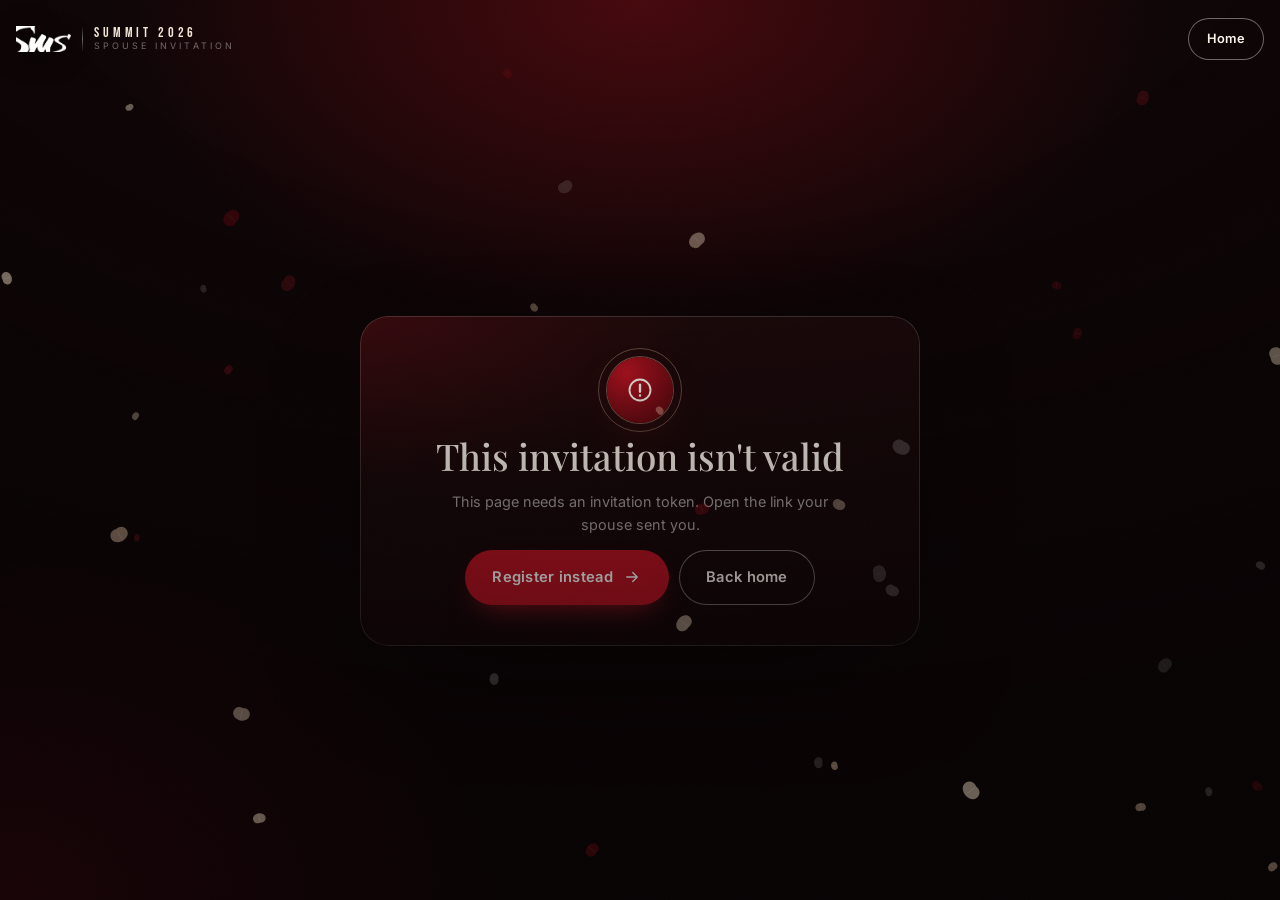
<file: sms-frontend/frontend/invite.html>
<!DOCTYPE html>
<html lang="en">
<head>
<meta charset="UTF-8" />
<meta name="viewport" content="width=device-width, initial-scale=1, viewport-fit=cover" />
<title>Spouse invitation — SMS Summit 2026</title>
<meta name="description" content="Accept your spouse's invitation to link your Singles & Married Summit 2026 registrations." />
<meta name="theme-color" content="#120607" />
<meta name="robots" content="noindex" />
<link rel="icon" href="data:image/svg+xml,%3Csvg xmlns='http://www.w3.org/2000/svg' viewBox='0 0 64 64'%3E%3Crect width='64' height='64' rx='14' fill='%23650a10'/%3E%3Ctext x='32' y='45' font-family='Georgia,serif' font-size='38' font-style='italic' fill='%23fbf4ec' text-anchor='middle'%3ES%3C/text%3E%3C/svg%3E" />
<link rel="stylesheet" href="assets/css/base.css?v=1" />
<link rel="stylesheet" href="assets/css/shell.css?v=1" />
<link rel="stylesheet" href="assets/css/pages.css?v=3" />
</head>
<body>

<div id="preloader" aria-hidden="true">
  <div class="pl-mark">
    <img class="pl-mark-img" src="assets/img/wordmark.webp" alt="" width="1050" height="500" />
    <div class="pl-bar"><i></i></div>
    <div class="pl-label">Opening invitation</div>
  </div>
</div>

<canvas id="petals" aria-hidden="true"></canvas>
<div id="veil" aria-hidden="true"><img class="v-mark-img" src="assets/img/wordmark.webp" alt="" width="1050" height="500" /></div>

<header class="nav" data-nav>
  <div class="nav__inner">
    <a class="brand" href="index.html" aria-label="Home">
      <img class="brand__mark" src="assets/img/wordmark.webp" alt="SMS — Singles and Married Summit" width="1050" height="500" />
      <span class="brand__divider" aria-hidden="true"></span>
      <span class="brand__meta"><b>SUMMIT 2026</b><span>Spouse invitation</span></span>
    </a>
    <div class="nav__actions">
      <a class="btn btn--ghost btn--sm" href="index.html">Home</a>
    </div>
  </div>
</header>

<main id="main">
<section class="invite-shell">
  <div class="invite-shell__bg" aria-hidden="true"></div>

  <div class="invite-card" data-invite-card>
    <!-- loading -->
    <div class="invite-state" data-loading>
      <div class="invite-card__icon"><svg viewBox="0 0 24 24"><use href="#i-link" stroke="#fbf4ec" fill="none" stroke-width="2" /></svg></div>
      <h1>Opening your invitation…</h1>
      <p class="muted">One moment.</p>
    </div>

    <!-- invalid / expired -->
    <div class="invite-state hidden" data-invalid>
      <div class="invite-card__icon" style="background:radial-gradient(circle at 30% 25%,#b81322,#4a070b)">
        <svg viewBox="0 0 24 24" style="stroke:#fbf4ec;fill:none;stroke-width:2"><use href="#i-alert" /></svg>
      </div>
      <h1>This invitation isn't valid</h1>
      <p data-invalid-msg>The link may have expired, been revoked, or already been accepted.</p>
      <div class="success-actions">
        <a class="btn" href="register.html">Register instead <svg><use href="#i-arrow" /></svg></a>
        <a class="btn btn--ghost" href="index.html">Back home</a>
      </div>
    </div>

    <!-- accept -->
    <div class="hidden invite-accept" data-accept>
      <div class="invite-card__icon"><svg viewBox="0 0 24 24"><use href="#i-heart-fill" /></svg></div>
      <h1><span class="script">You're invited</span><br />to link registrations</h1>
      <p>
        <b data-inviter-name style="color:var(--cream-100)">—</b> has invited you to link your
        Singles &amp; Married Summit 2026 registrations.
        You'll each keep your own ticket, QR code and check-in record.
      </p>

      <div class="invite-meta">
        <div class="invite-meta__row"><span>Invited by</span><b data-meta-name>—</b></div>
        <div class="invite-meta__row"><span>Their registration</span><b data-meta-id>—</b></div>
        <div class="invite-meta__row"><span>Invitation expires</span><b data-meta-expiry>—</b></div>
      </div>

      <!-- mode tabs -->
      <div class="segmented" data-mode-seg role="tablist" style="width:100%" data-value="new">
        <span class="segmented__thumb" aria-hidden="true"></span>
        <label role="tab" tabindex="0"><input type="radio" name="accept_mode" value="new" checked />I'm new — register me</label>
        <label role="tab" tabindex="0"><input type="radio" name="accept_mode" value="existing" />I already registered</label>
      </div>

      <!-- existing -->
      <form class="hidden invite-form" data-existing-form novalidate>
        <div class="field" data-field="registration_id">
          <label for="existing-id">My registration ID</label>
          <input class="input" id="existing-id" name="registration_id" type="text"
                 placeholder="SMS26-XXXX-0000" autocomplete="off" spellcheck="false"
                 style="font-family:ui-monospace,monospace;letter-spacing:.06em;text-transform:uppercase" required />
          <span class="field-error" data-error></span>
        </div>
        <button class="btn btn--block" type="submit">
          <span data-existing-label>Link my registration</span>
          <svg><use href="#i-link" /></svg>
        </button>
      </form>

      <!-- new registration -->
      <form class="hidden invite-form" data-new-form novalidate>
        <div class="form-grid">
          <div class="field col-span-2" data-field="full_name">
            <label for="inv-name">Full name</label>
            <input class="input" id="inv-name" name="full_name" type="text" autocomplete="name" placeholder="Your full name" required />
            <span class="field-error" data-error></span>
          </div>
          <div class="field" data-field="email">
            <label for="inv-email">Email</label>
            <input class="input" id="inv-email" name="email" type="email" autocomplete="email" placeholder="you@example.com" required />
            <span class="field-error" data-error></span>
          </div>
          <div class="field" data-field="phone">
            <label for="inv-phone">Phone</label>
            <input class="input" id="inv-phone" name="phone" type="tel" inputmode="tel" placeholder="+234 …" required />
            <span class="field-error" data-error></span>
          </div>
          <div class="field col-span-2" data-field="gender">
            <span class="field-label">Gender</span>
            <div class="choice-grid">
              <label class="choice">
                <input type="radio" name="gender" value="male" required />
                <span class="choice__top"><span class="choice__icon"><svg><use href="#i-male" /></svg></span><b>Male</b></span>
              </label>
              <label class="choice">
                <input type="radio" name="gender" value="female" required />
                <span class="choice__top"><span class="choice__icon"><svg><use href="#i-female" /></svg></span><b>Female</b></span>
              </label>
            </div>
            <span class="field-error" data-error></span>
          </div>
          <div class="field" data-field="occupation">
            <label for="inv-occupation">Field / occupation</label>
            <select class="select" id="inv-occupation" name="occupation" required>
              <option value="">Select</option>
              <option>Student</option><option>Tech / Engineering</option><option>Business / Finance</option>
              <option>Health / Medicine</option><option>Education / Ministry</option><option>Legal / Policy</option>
              <option>Media &amp; Arts</option><option>Real Estate</option><option>Civil Service / Public Sector</option>
              <option>Fashion / Beauty</option><option>Other</option>
            </select>
            <span class="field-error" data-error></span>
          </div>
          <div class="field" data-field="age_range">
            <label for="inv-age">Age range</label>
            <select class="select" id="inv-age" name="age_range" required>
              <option value="">Select</option>
              <option>18-25</option><option>26-32</option><option>33-39</option><option>40-49</option><option>50+</option>
            </select>
            <span class="field-error" data-error></span>
          </div>
        </div>
        <p class="form-note">
          <svg><use href="#i-info" /></svg>
          Your marital status is set to <b>Married</b> automatically — this invitation is proof of that.
        </p>
        <button class="btn btn--block btn--lg" type="submit">
          <span data-new-label>Accept &amp; create my ticket</span>
          <svg><use href="#i-heart" /></svg>
        </button>
      </form>

      <p class="tiny" style="color:var(--white-40);max-width:44ch">
        By accepting, you confirm you are the spouse named in this invitation. The link is single-use and expires.
      </p>
    </div>

    <!-- success -->
    <div class="invite-state hidden" data-done>
      <div class="success-check" style="width:66px;height:66px"><svg viewBox="0 0 24 24"><use href="#i-check" /></svg></div>
      <h1>Linked. <span class="script">Beautiful.</span></h1>
      <p>Your registrations are now connected — two tickets, one household. Both of you keep separate IDs and QR codes.</p>
      <div class="invite-meta">
        <div class="invite-meta__row"><span>Your ticket</span><b data-done-id>—</b></div>
        <div class="invite-meta__row"><span>Linked with</span><b data-done-spouse>—</b></div>
      </div>
      <div class="success-actions">
        <a class="btn" data-done-ticket href="#">View my ticket <svg><use href="#i-arrow" /></svg></a>
        <a class="btn btn--ghost" href="index.html">Back home</a>
      </div>
    </div>
  </div>
</section>
</main>

<button class="to-top" type="button" aria-label="Back to top"><svg><use href="#i-arrow-up" /></svg></button>
<div id="toasts" aria-live="polite" aria-atomic="true"></div>

<script src="assets/js/config.js"></script>
<script src="assets/js/mock-api.js"></script>
<script src="assets/js/api.js"></script>
<script src="assets/js/qrcode.min.js"></script>
<script src="assets/js/sprite.js"></script>
<script src="assets/js/ui.js"></script>
<script src="assets/js/invite.js"></script>
</body>
</html>
</file>
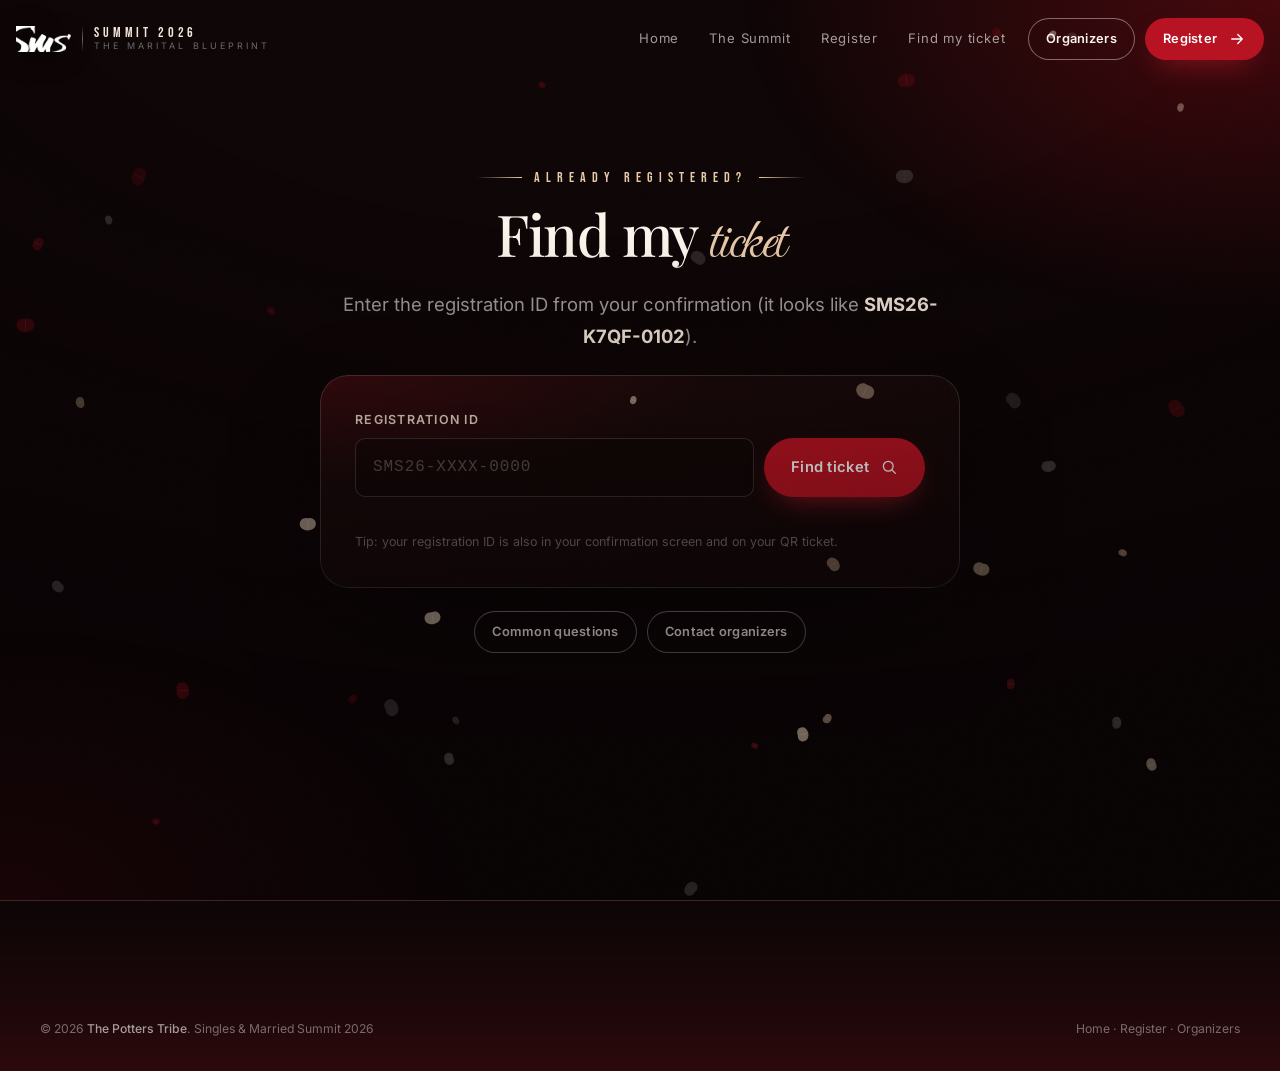
<file: sms-frontend/frontend/lookup.html>
<!DOCTYPE html>
<html lang="en">
<head>
<meta charset="UTF-8" />
<meta name="viewport" content="width=device-width, initial-scale=1, viewport-fit=cover" />
<title>Find my ticket — SMS Summit 2026</title>
<meta name="description" content="Retrieve your Singles & Married Summit 2026 registration with your registration ID." />
<meta name="theme-color" content="#120607" />
<link rel="icon" href="data:image/svg+xml,%3Csvg xmlns='http://www.w3.org/2000/svg' viewBox='0 0 64 64'%3E%3Crect width='64' height='64' rx='14' fill='%23650a10'/%3E%3Ctext x='32' y='45' font-family='Georgia,serif' font-size='38' font-style='italic' fill='%23fbf4ec' text-anchor='middle'%3ES%3C/text%3E%3C/svg%3E" />
<link rel="stylesheet" href="assets/css/base.css?v=1" />
<link rel="stylesheet" href="assets/css/shell.css?v=1" />
<link rel="stylesheet" href="assets/css/pages.css?v=3" />
</head>
<body>

<div id="preloader" aria-hidden="true">
  <div class="pl-mark">
    <img class="pl-mark-img" src="assets/img/wordmark.webp" alt="" width="1050" height="500" />
    <div class="pl-bar"><i></i></div>
    <div class="pl-label">One moment</div>
  </div>
</div>

<canvas id="petals" aria-hidden="true"></canvas>
<div id="scroll-progress" aria-hidden="true"></div>
<div id="veil" aria-hidden="true"><img class="v-mark-img" src="assets/img/wordmark.webp" alt="" width="1050" height="500" /></div>

<header class="nav" data-nav>
  <div class="nav__inner">
    <a class="brand" href="index.html" aria-label="Home">
      <img class="brand__mark" src="assets/img/wordmark.webp" alt="SMS — Singles and Married Summit" width="1050" height="500" />
      <span class="brand__divider" aria-hidden="true"></span>
      <span class="brand__meta"><b>SUMMIT 2026</b><span>The Marital Blueprint</span></span>
    </a>
    <nav class="nav__links" aria-label="Primary">
      <a class="nav__link" href="index.html">Home</a>
      <a class="nav__link" href="index.html#summit">The Summit</a>
      <a class="nav__link" href="register.html">Register</a>
      <a class="nav__link" href="lookup.html" aria-current="page">Find my ticket</a>
    </nav>
    <div class="nav__actions">
      <a class="btn btn--ghost btn--sm" href="admin/index.html">Organizers</a>
      <a class="btn btn--sm" href="register.html">Register <svg><use href="#i-arrow" /></svg></a>
      <button class="nav__burger" type="button" aria-label="Open menu" aria-expanded="false" data-burger>
        <span></span><span></span><span></span>
      </button>
    </div>
  </div>
</header>

<div class="drawer" data-drawer aria-hidden="true">
  <nav class="drawer__links" aria-label="Mobile">
    <a class="drawer__link" href="index.html"><small>01</small> Home</a>
    <a class="drawer__link" href="register.html"><small>02</small> Register</a>
    <a class="drawer__link" href="lookup.html"><small>03</small> Find my ticket</a>
    <a class="drawer__link" href="admin/index.html"><small>04</small> Organizers</a>
  </nav>
</div>

<main id="main">
<section class="reg-page">
  <div class="reg-page__bg" aria-hidden="true"></div>
  <div class="container" style="padding-top:clamp(1rem,3vw,2rem)">
    <div class="lookup-wrap">

      <header class="center" style="display:grid;gap:.9rem;justify-items:center">
        <span class="eyebrow eyebrow--center reveal">Already registered?</span>
        <h1 class="h-section reveal" style="--d:60ms;max-width:16ch">Find my <span class="script" style="color:var(--champagne)">ticket</span></h1>
        <p class="lede reveal" style="--d:120ms;text-align:center">
          Enter the registration ID from your confirmation (it looks like <b style="color:var(--cream-200)">SMS26-K7QF-0102</b>).
        </p>
      </header>

      <div class="reg-card lookup-card reveal" style="--d:160ms">
        <form data-lookup-form novalidate style="display:grid;gap:1rem">
          <div class="field" data-field="registration_id">
            <label for="registration_id">Registration ID</label>
            <div style="display:flex;gap:.6rem;flex-wrap:wrap">
              <input class="input" id="registration_id" name="registration_id" type="text"
                     placeholder="SMS26-XXXX-0000" autocomplete="off" spellcheck="false"
                     style="flex:1 1 220px;font-family:ui-monospace,monospace;letter-spacing:.06em;text-transform:uppercase" required />
              <button class="btn" type="submit" data-lookup-submit>
                <span data-lookup-label>Find ticket</span>
                <svg><use href="#i-search" /></svg>
              </button>
            </div>
            <span class="field-error" data-error></span>
          </div>
          <p class="hint">Tip: your registration ID is also in your confirmation screen and on your QR ticket.</p>
        </form>
      </div>

      <!-- result -->
      <div class="reg-card lookup-card hidden" data-result style="--d:200ms">
        <div class="lookup-result">
          <div style="display:flex;align-items:center;justify-content:space-between;gap:1rem;flex-wrap:wrap">
            <span class="status-pill" data-status>Registered</span>
            <span class="tiny muted" data-registered-at></span>
          </div>

          <div class="lookup-person">
            <div class="avatar" data-initials>—</div>
            <div>
              <b data-name>—</b>
              <span data-sub>—</span>
            </div>
          </div>

          <div class="lookup-grid">
            <div><small>Registration ID</small><b data-id>—</b></div>
            <div><small>Email</small><b data-email>—</b></div>
            <div><small>Phone</small><b data-phone>—</b></div>
            <div><small>Marital status</small><b data-marital>—</b></div>
          </div>

          <div class="spouse-link-card hidden" data-spouse>
            <svg viewBox="0 0 24 24"><use href="#i-heart-fill" /></svg>
            <div><b data-spouse-name>—</b><span data-spouse-id>Linked registration</span></div>
          </div>

          <div style="display:flex;gap:.6rem;flex-wrap:wrap">
            <a class="btn" data-open-ticket href="#">
              <svg><use href="#i-ticket" /></svg> Open full ticket
            </a>
            <button class="btn btn--ghost" type="button" data-copy-ticket-id>
              <svg><use href="#i-copy" /></svg> Copy ID
            </button>
            <button class="btn btn--ghost" type="button" data-checkin>
              <svg><use href="#i-check-circle" /></svg> Self check-in
            </button>
          </div>
          <p class="hint" data-checkin-note>Self check-in marks you as present. The desk can also scan your QR on arrival.</p>
        </div>
      </div>

      <!-- empty / error -->
      <div class="reg-card lookup-card hidden" data-empty>
        <div class="admin-empty">
          <svg><use href="#i-search" /></svg>
          <b>No registration found</b>
          <p data-empty-msg>Check the ID and try again — it's case-insensitive.</p>
          <a class="btn btn--sm" href="register.html">Register instead <svg><use href="#i-arrow" /></svg></a>
        </div>
      </div>

      <div class="reveal" style="display:flex;gap:.6rem;flex-wrap:wrap;justify-content:center">
        <a class="btn btn--ghost btn--sm" href="index.html#faq">Common questions</a>
        <a class="btn btn--ghost btn--sm" href="mailto:hello@smssummit.org">Contact organizers</a>
      </div>
    </div>
  </div>
</section>
</main>

<footer class="footer" style="margin-top:0">
  <div class="container">
    <div class="footer__bottom" style="margin-top:0;border-top:0">
      <span>© 2026 <b>The Potters Tribe</b>. Singles &amp; Married Summit 2026</span>
      <span><a href="index.html">Home</a> · <a href="register.html">Register</a> · <a href="admin/index.html">Organizers</a></span>
    </div>
  </div>
</footer>

<button class="to-top" type="button" aria-label="Back to top"><svg><use href="#i-arrow-up" /></svg></button>
<div id="toasts" aria-live="polite" aria-atomic="true"></div>

<script src="assets/js/config.js"></script>
<script src="assets/js/mock-api.js"></script>
<script src="assets/js/api.js"></script>
<script src="assets/js/qrcode.min.js"></script>
<script src="assets/js/sprite.js"></script>
<script src="assets/js/ui.js"></script>
<script src="assets/js/lookup.js"></script>
</body>
</html>
</file>
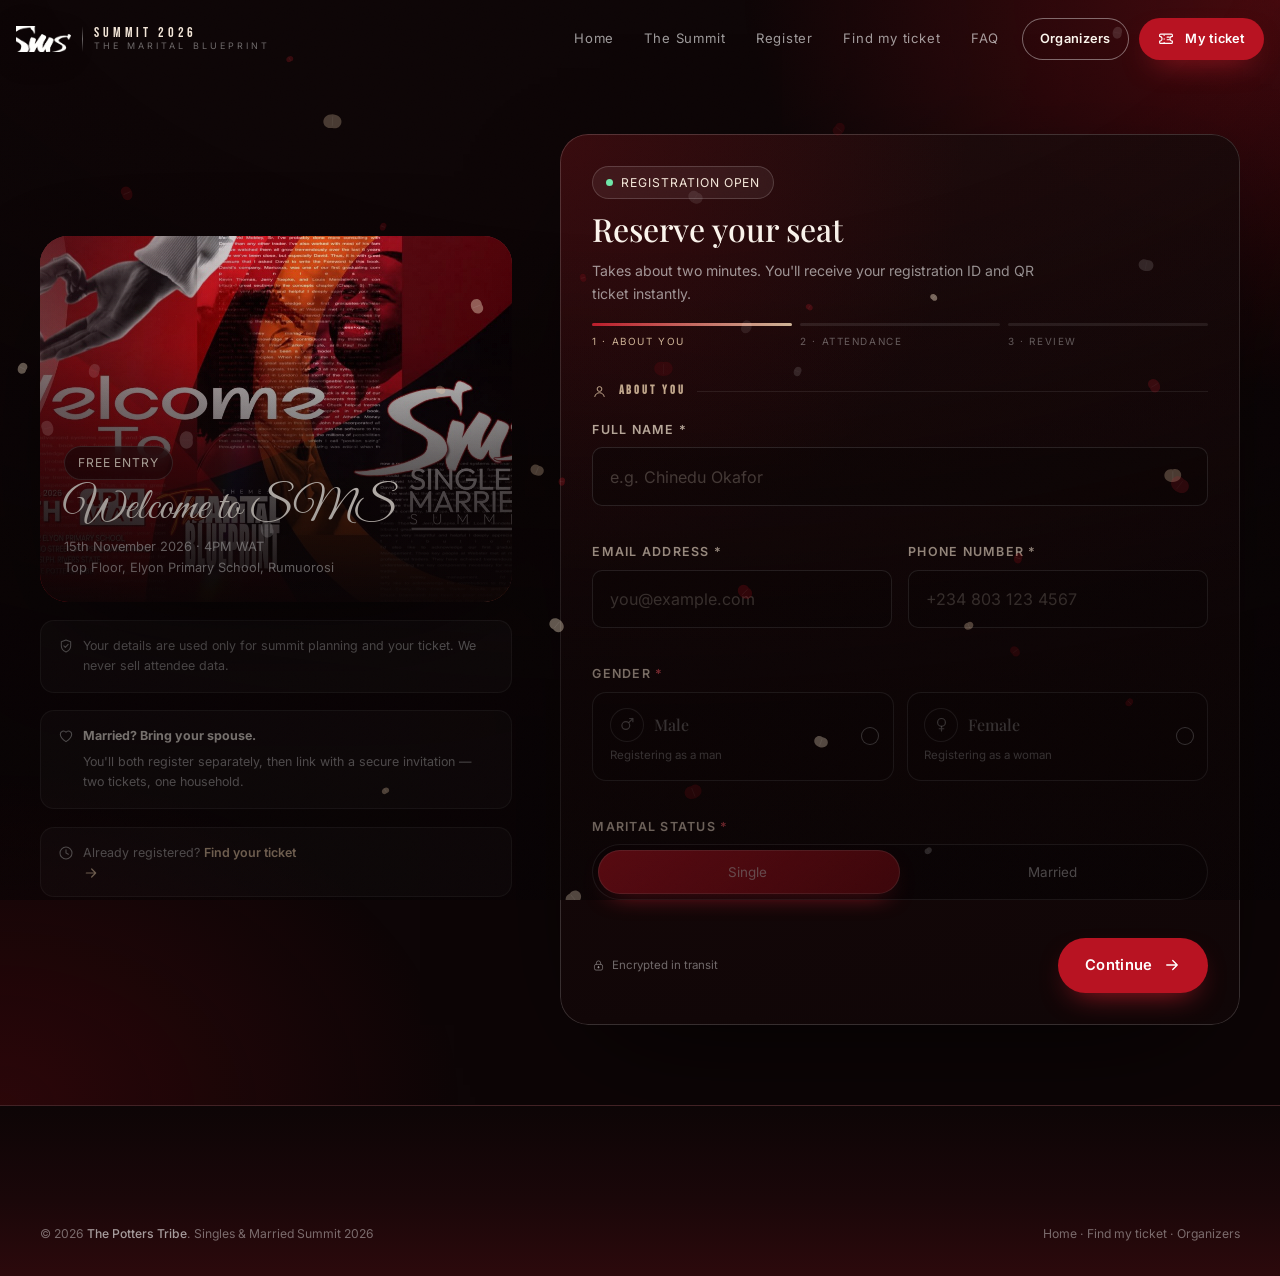
<file: sms-frontend/frontend/register.html>
<!DOCTYPE html>
<html lang="en">
<head>
<meta charset="UTF-8" />
<meta name="viewport" content="width=device-width, initial-scale=1, viewport-fit=cover" />
<title>Register — Singles &amp; Married Summit 2026</title>
<meta name="description" content="Reserve your seat at the Singles & Married Summit 2026. Free registration, instant QR ticket, optional secure spouse linking." />
<meta name="theme-color" content="#120607" />
<link rel="icon" href="data:image/svg+xml,%3Csvg xmlns='http://www.w3.org/2000/svg' viewBox='0 0 64 64'%3E%3Crect width='64' height='64' rx='14' fill='%23650a10'/%3E%3Ctext x='32' y='45' font-family='Georgia,serif' font-size='38' font-style='italic' fill='%23fbf4ec' text-anchor='middle'%3ES%3C/text%3E%3C/svg%3E" />

<link rel="preload" href="assets/fonts/playfair-var.woff2" as="font" type="font/woff2" crossorigin />
<link rel="stylesheet" href="assets/css/base.css?v=1" />
<link rel="stylesheet" href="assets/css/shell.css?v=1" />
<link rel="stylesheet" href="assets/css/pages.css?v=3" />
</head>
<body>

<div id="preloader" aria-hidden="true">
  <div class="pl-mark">
    <img class="pl-mark-img" src="assets/img/wordmark.webp" alt="" width="1050" height="500" />
    <div class="pl-bar"><i></i></div>
    <div class="pl-label">Securing your seat</div>
  </div>
</div>

<canvas id="petals" aria-hidden="true"></canvas>
<div id="scroll-progress" aria-hidden="true"></div>
<div id="veil" aria-hidden="true"><img class="v-mark-img" src="assets/img/wordmark.webp" alt="" width="1050" height="500" /></div>

<header class="nav" data-nav>
  <div class="nav__inner">
    <a class="brand" href="index.html" aria-label="Singles and Married Summit 2026 — home">
      <img class="brand__mark" src="assets/img/wordmark.webp" alt="SMS — Singles and Married Summit" width="1050" height="500" />
      <span class="brand__divider" aria-hidden="true"></span>
      <span class="brand__meta">
        <b>SUMMIT 2026</b>
        <span>The Marital Blueprint</span>
      </span>
    </a>

    <nav class="nav__links" aria-label="Primary">
      <a class="nav__link" href="index.html">Home</a>
      <a class="nav__link" href="index.html#summit">The Summit</a>
      <a class="nav__link" href="register.html" aria-current="page">Register</a>
      <a class="nav__link" href="lookup.html">Find my ticket</a>
      <a class="nav__link" href="index.html#faq">FAQ</a>
    </nav>

    <div class="nav__actions">
      <a class="btn btn--ghost btn--sm" href="admin/index.html">Organizers</a>
      <a class="btn btn--sm" href="lookup.html"><svg><use href="#i-ticket" /></svg> My ticket</a>
      <button class="nav__burger" type="button" aria-label="Open menu" aria-expanded="false" data-burger>
        <span></span><span></span><span></span>
      </button>
    </div>
  </div>
</header>

<div class="drawer" data-drawer aria-hidden="true">
  <nav class="drawer__links" aria-label="Mobile">
    <a class="drawer__link" href="index.html"><small>01</small> Home</a>
    <a class="drawer__link" href="index.html#summit"><small>02</small> The Summit</a>
    <a class="drawer__link" href="register.html"><small>03</small> Register</a>
    <a class="drawer__link" href="lookup.html"><small>04</small> Find my ticket</a>
    <a class="drawer__link" href="admin/index.html"><small>05</small> Organizers</a>
  </nav>
  <div class="drawer__foot">
    <p class="tiny muted">15th November 2026 · 4PM WAT<br />Top Floor, Elyon Primary School, Rumuorosi</p>
    <a class="btn btn--block" href="register.html">Reserve my seat</a>
  </div>
</div>

<main id="main">
<section class="reg-page">
  <div class="reg-page__bg" aria-hidden="true"></div>

  <div class="container reg-layout">
    <!-- ── ASIDE ── -->
    <aside class="reg-aside">
      <div class="reg-aside__card">
        <img src="assets/img/flyer-hero.jpg" alt="Singles and Married Summit 2026 flyer" width="1280" height="703" />
        <div class="reg-aside__overlay">
          <span class="chip">Free entry</span>
          <div class="script">Welcome to SMS</div>
          <p>15th November 2026 · 4PM WAT<br />Top Floor, Elyon Primary School, Rumuorosi</p>
        </div>
      </div>

      <div class="reg-aside__note">
        <svg><use href="#i-shield" /></svg>
        <div>Your details are used only for summit planning and your ticket. We never sell attendee data.</div>
      </div>

      <div class="reg-aside__note" style="align-items:flex-start">
        <svg><use href="#i-heart" /></svg>
        <div>
          <b style="display:block;margin-bottom:.3rem;color:var(--cream-100)">Married? Bring your spouse.</b>
          You'll both register separately, then link with a secure invitation — two tickets, one household.
        </div>
      </div>

      <div class="reg-aside__note">
        <svg><use href="#i-clock" /></svg>
        <div>Already registered? <a class="link-arrow" href="lookup.html" style="display:inline">Find your ticket <svg width="13" height="13" viewBox="0 0 24 24"><use href="#i-arrow" /></svg></a></div>
      </div>
    </aside>

    <!-- ── FORM CARD ── -->
    <div class="reg-card">
      <div class="reg-card__head">
        <span class="chip chip--live">Registration open</span>
        <h1 class="reg-card__title">Reserve your seat</h1>
        <p class="muted" style="font-size:.88rem">Takes about two minutes. You'll receive your registration ID and QR ticket instantly.</p>
      </div>

      <!-- steps -->
      <div class="reg-steps" data-steps aria-label="Registration progress">
        <div class="reg-step is-active" data-stepbar="1">
          <span class="reg-step__bar"></span>
          <span class="reg-step__label">1 · About you</span>
        </div>
        <div class="reg-step" data-stepbar="2">
          <span class="reg-step__bar"></span>
          <span class="reg-step__label">2 · Attendance</span>
        </div>
        <div class="reg-step" data-stepbar="3">
          <span class="reg-step__bar"></span>
          <span class="reg-step__label">3 · Review</span>
        </div>
      </div>

      <form class="reg-form" data-reg-form novalidate>
        <!-- ░░░ STEP 1 ░░░ -->
        <section class="form-step is-active" data-step="1" aria-labelledby="step1-title">
          <h2 class="form-section-title" id="step1-title"><svg><use href="#i-user" /></svg> About you</h2>

          <div class="form-grid">
            <div class="field col-span-2" data-field="full_name">
              <label for="full_name">Full name <span class="req">*</span></label>
              <input class="input" id="full_name" name="full_name" type="text" autocomplete="name"
                     placeholder="e.g. Chinedu Okafor" required minlength="3" maxlength="90" />
              <span class="field-error" data-error></span>
            </div>

            <div class="field" data-field="email">
              <label for="email">Email address <span class="req">*</span></label>
              <input class="input" id="email" name="email" type="email" autocomplete="email"
                     placeholder="you@example.com" required />
              <span class="field-error" data-error></span>
            </div>

            <div class="field" data-field="phone">
              <label for="phone">Phone number <span class="req">*</span></label>
              <input class="input" id="phone" name="phone" type="tel" autocomplete="tel" inputmode="tel"
                     placeholder="+234 803 123 4567" required />
              <span class="field-error" data-error></span>
            </div>

            <div class="field col-span-2" data-field="gender">
              <span class="field-label" id="gender-label">Gender <span class="req">*</span></span>
              <div class="choice-grid" role="radiogroup" aria-labelledby="gender-label">
                <label class="choice">
                  <input type="radio" name="gender" value="male" required />
                  <span class="choice__top">
                    <span class="choice__icon"><svg><use href="#i-male" /></svg></span>
                    <b>Male</b>
                  </span>
                  <span>Registering as a man</span>
                </label>
                <label class="choice">
                  <input type="radio" name="gender" value="female" required />
                  <span class="choice__top">
                    <span class="choice__icon"><svg><use href="#i-female" /></svg></span>
                    <b>Female</b>
                  </span>
                  <span>Registering as a woman</span>
                </label>
              </div>
              <span class="field-error" data-error></span>
            </div>

            <div class="field col-span-2" data-field="marital_status">
              <span class="field-label" id="marital-label">Marital status <span class="req">*</span></span>
              <div class="segmented" data-segmented data-value="" role="radiogroup" aria-labelledby="marital-label">
                <span class="segmented__thumb" aria-hidden="true"></span>
                <label><input type="radio" name="marital_status" value="single" required />Single</label>
                <label><input type="radio" name="marital_status" value="married" required />Married</label>
              </div>
              <span class="field-error" data-error></span>
            </div>
          </div>

          <div class="form-actions">
            <span class="form-actions__fine"><svg><use href="#i-lock" /></svg> Encrypted in transit</span>
            <div class="right">
              <button class="btn" type="button" data-next>
                Continue <svg><use href="#i-arrow" /></svg>
              </button>
            </div>
          </div>
        </section>

        <!-- ░░░ STEP 2 ░░░ -->
        <section class="form-step" data-step="2" aria-labelledby="step2-title">
          <h2 class="form-section-title" id="step2-title"><svg><use href="#i-sparkle" /></svg> Your attendance</h2>

          <div class="form-grid">
            <div class="field" data-field="occupation">
              <label for="occupation">Field / occupation <span class="req">*</span></label>
              <select class="select" id="occupation" name="occupation" required>
                <option value="">Select your field</option>
                <option>Student</option>
                <option>Tech / Engineering</option>
                <option>Business / Finance</option>
                <option>Health / Medicine</option>
                <option>Education / Ministry</option>
                <option>Legal / Policy</option>
                <option>Media &amp; Arts</option>
                <option>Real Estate</option>
                <option>Civil Service / Public Sector</option>
                <option>Fashion / Beauty</option>
                <option>Other</option>
              </select>
              <span class="field-error" data-error></span>
            </div>

            <div class="field" data-field="age_range">
              <label for="age_range">Age range <span class="req">*</span></label>
              <select class="select" id="age_range" name="age_range" required>
                <option value="">Select your age range</option>
                <option>18-25</option>
                <option>26-32</option>
                <option>33-39</option>
                <option>40-49</option>
                <option>50+</option>
              </select>
              <span class="field-error" data-error></span>
            </div>

            <div class="field" data-field="city">
              <label for="city">City / area</label>
              <input class="input" id="city" name="city" type="text" placeholder="e.g. Port Harcourt" autocomplete="address-level2" />
              <span class="field-error" data-error></span>
            </div>

            <div class="field" data-field="expectations">
              <label for="expectations">What do you hope to gain?</label>
              <input class="input" id="expectations" name="expectations" type="text" placeholder="Optional — one line" maxlength="160" />
              <span class="field-error" data-error></span>
            </div>
          </div>

          <h2 class="form-section-title" style="margin-top:.4rem"><svg><use href="#i-phone" /></svg> Emergency contact <span style="font-family:var(--font-body);letter-spacing:0;text-transform:none;font-size:.7rem;color:var(--white-40)">(optional)</span></h2>
          <div class="form-grid">
            <div class="field" data-field="emergency_contact_name">
              <label for="emergency_contact_name">Contact name</label>
              <input class="input" id="emergency_contact_name" name="emergency_contact_name" type="text" placeholder="Who should we call?" />
              <span class="field-error" data-error></span>
            </div>
            <div class="field" data-field="emergency_contact_phone">
              <label for="emergency_contact_phone">Contact phone</label>
              <input class="input" id="emergency_contact_phone" name="emergency_contact_phone" type="tel" inputmode="tel" placeholder="+234 …" />
              <span class="field-error" data-error></span>
            </div>
          </div>

          <!-- spouse panel (married only) -->
          <div class="spouse-panel hidden" data-spouse-panel>
            <div class="spouse-panel__head">
              <svg><use href="#i-heart" /></svg>
              <div>
                <b>Invite your spouse</b>
                <p>Generate a secure, single-use invitation after you register. They accept it on their phone and keep their own ticket.</p>
              </div>
            </div>
            <label class="check">
              <input type="checkbox" name="wants_spouse_invite" checked data-spouse-invite />
              <span class="box"><svg viewBox="0 0 24 24"><path d="M4 12.5 9.5 18 20 6.5" /></svg></span>
              <span>Create a spouse invitation link for me after registration</span>
            </label>
            <p class="hint" style="margin-left:2.1rem">You can also create the link later from your ticket page. Links expire after 48 hours.</p>
          </div>

          <div class="form-actions">
            <button class="btn btn--ghost" type="button" data-back>
              <svg style="transform:rotate(180deg)"><use href="#i-arrow" /></svg> Back
            </button>
            <div class="right">
              <button class="btn" type="button" data-next>
                Review <svg><use href="#i-arrow" /></svg>
              </button>
            </div>
          </div>
        </section>

        <!-- ░░░ STEP 3 ░░░ -->
        <section class="form-step" data-step="3" aria-labelledby="step3-title">
          <h2 class="form-section-title" id="step3-title"><svg><use href="#i-check-circle" /></svg> Confirm your details</h2>
          <div class="review" data-review></div>

          <label class="check" style="margin-top:.2rem">
            <input type="checkbox" name="consent" data-consent required />
            <span class="box"><svg viewBox="0 0 24 24"><path d="M4 12.5 9.5 18 20 6.5" /></svg></span>
            <span>I confirm my details are correct and I agree to the summit's <a href="#" data-modal-open="modal-privacy" style="color:var(--champagne);text-decoration:underline">registration terms</a>.</span>
          </label>
          <span class="field-error" data-consent-error></span>

          <div class="form-actions">
            <button class="btn btn--ghost" type="button" data-back>
              <svg style="transform:rotate(180deg)"><use href="#i-arrow" /></svg> Edit
            </button>
            <div class="right">
              <button class="btn btn--lg" type="submit" data-submit>
                <span data-submit-label>Complete registration</span>
                <svg><use href="#i-check" /></svg>
              </button>
            </div>
          </div>
        </section>
      </form>
    </div>
  </div>
</section>
</main>

<footer class="footer" style="margin-top:0">
  <div class="container">
    <div class="footer__bottom" style="margin-top:0;border-top:0">
      <span>© 2026 <b>The Potters Tribe</b>. Singles &amp; Married Summit 2026</span>
      <span><a href="index.html">Home</a> · <a href="lookup.html">Find my ticket</a> · <a href="admin/index.html">Organizers</a></span>
    </div>
  </div>
</footer>

<!-- privacy modal -->
<div class="modal" id="modal-privacy" role="dialog" aria-modal="true" aria-labelledby="privacy-title" aria-hidden="true">
  <div class="modal__backdrop" data-modal-close></div>
  <div class="modal__panel">
    <div class="modal__head">
      <h3 id="privacy-title" style="font-family:var(--font-display);font-weight:500;font-size:1.3rem">Registration terms</h3>
      <button class="modal__close" type="button" aria-label="Close" data-modal-close><svg><use href="#i-x" /></svg></button>
    </div>
    <div class="modal__body">
      <p class="muted" style="font-size:.9rem">Registration is free but seats are limited. Your details are used by the summit organizers to plan the event, prepare your ticket and manage check-in.</p>
      <ul style="display:grid;gap:.5rem;font-size:.86rem;color:var(--white-60)">
        <li>• One registration per attendee. Duplicate emails are rejected.</li>
        <li>• Your registration ID and QR code are personal — please don't share them.</li>
        <li>• Spouse links require explicit consent from both attendees and can be revoked before acceptance.</li>
        <li>• Photographs may be taken at the summit for the ministry's communications.</li>
      </ul>
      <button class="btn" type="button" data-modal-close>I understand</button>
    </div>
  </div>
</div>

<button class="to-top" type="button" aria-label="Back to top"><svg><use href="#i-arrow-up" /></svg></button>
<div id="toasts" aria-live="polite" aria-atomic="true"></div>

<script src="assets/js/config.js"></script>
<script src="assets/js/mock-api.js"></script>
<script src="assets/js/api.js"></script>
<script src="assets/js/qrcode.min.js"></script>
<script src="assets/js/sprite.js"></script>
<script src="assets/js/ui.js"></script>
<script src="assets/js/register.js"></script>
</body>
</html>
</file>
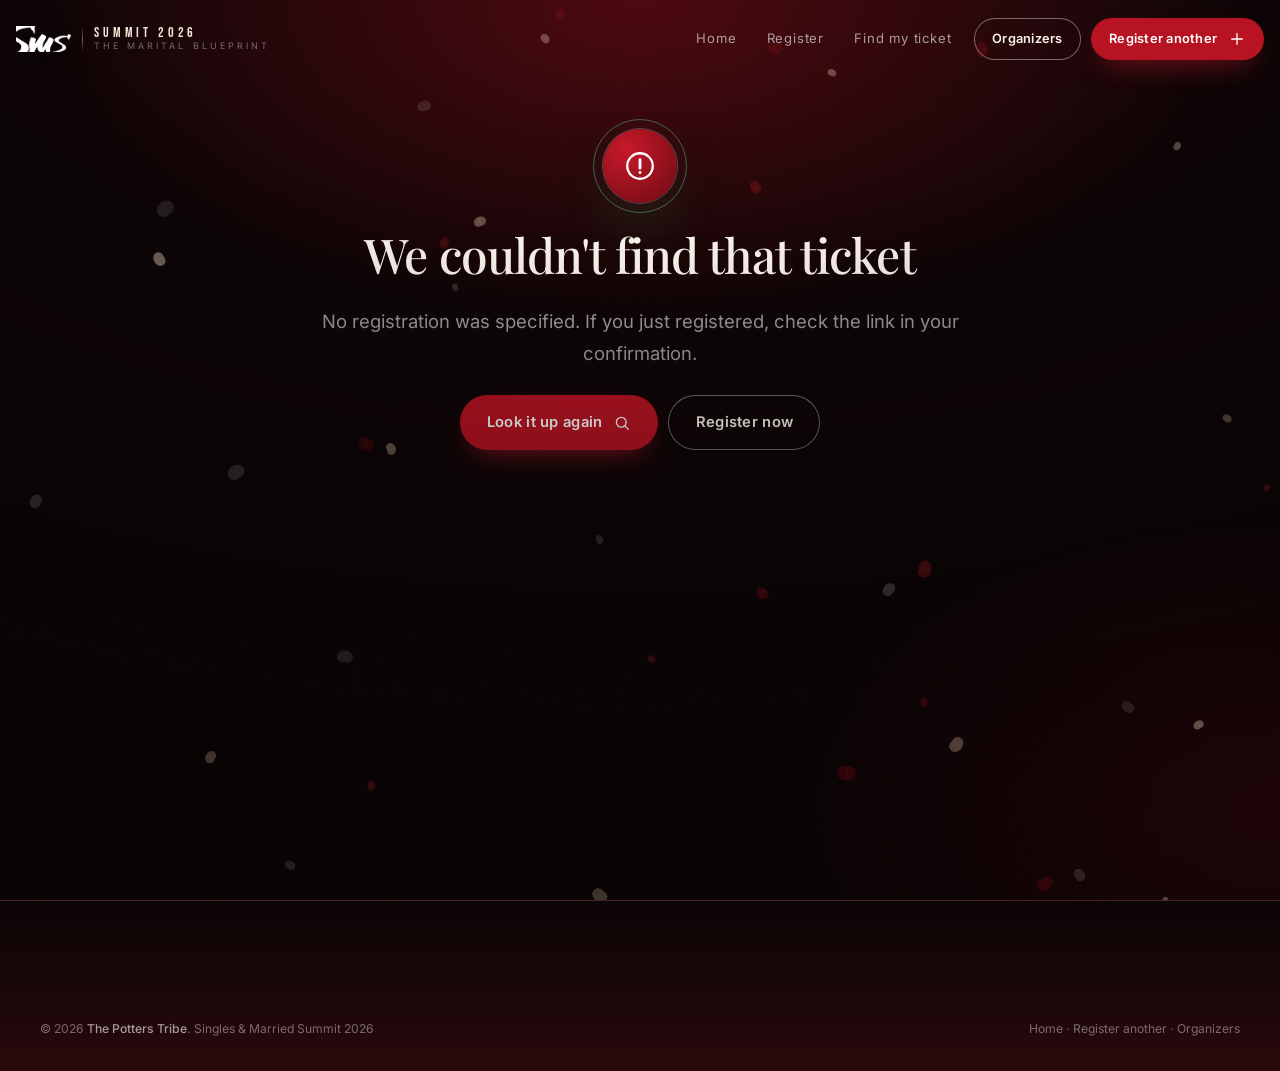
<file: sms-frontend/frontend/success.html>
<!DOCTYPE html>
<html lang="en">
<head>
<meta charset="UTF-8" />
<meta name="viewport" content="width=device-width, initial-scale=1, viewport-fit=cover" />
<title>You're registered — SMS Summit 2026</title>
<meta name="description" content="Your Singles & Married Summit 2026 registration is confirmed. Save your QR ticket." />
<meta name="theme-color" content="#120607" />
<meta name="robots" content="noindex" />
<link rel="icon" href="data:image/svg+xml,%3Csvg xmlns='http://www.w3.org/2000/svg' viewBox='0 0 64 64'%3E%3Crect width='64' height='64' rx='14' fill='%23650a10'/%3E%3Ctext x='32' y='45' font-family='Georgia,serif' font-size='38' font-style='italic' fill='%23fbf4ec' text-anchor='middle'%3ES%3C/text%3E%3C/svg%3E" />
<link rel="stylesheet" href="assets/css/base.css?v=1" />
<link rel="stylesheet" href="assets/css/shell.css?v=1" />
<link rel="stylesheet" href="assets/css/pages.css?v=3" />
</head>
<body>

<div id="preloader" aria-hidden="true">
  <div class="pl-mark">
    <img class="pl-mark-img" src="assets/img/wordmark.webp" alt="" width="1050" height="500" />
    <div class="pl-bar"><i></i></div>
    <div class="pl-label">Preparing your ticket</div>
  </div>
</div>

<canvas id="petals" aria-hidden="true"></canvas>
<canvas id="confetti" aria-hidden="true"></canvas>
<div id="scroll-progress" aria-hidden="true"></div>
<div id="veil" aria-hidden="true"><img class="v-mark-img" src="assets/img/wordmark.webp" alt="" width="1050" height="500" /></div>

<header class="nav" data-nav>
  <div class="nav__inner">
    <a class="brand" href="index.html" aria-label="Home">
      <img class="brand__mark" src="assets/img/wordmark.webp" alt="SMS — Singles and Married Summit" width="1050" height="500" />
      <span class="brand__divider" aria-hidden="true"></span>
      <span class="brand__meta"><b>SUMMIT 2026</b><span>The Marital Blueprint</span></span>
    </a>
    <nav class="nav__links" aria-label="Primary">
      <a class="nav__link" href="index.html">Home</a>
      <a class="nav__link" href="register.html">Register</a>
      <a class="nav__link" href="lookup.html">Find my ticket</a>
    </nav>
    <div class="nav__actions">
      <a class="btn btn--ghost btn--sm" href="admin/index.html">Organizers</a>
      <a class="btn btn--sm" href="register.html">Register another <svg><use href="#i-plus" /></svg></a>
      <button class="nav__burger" type="button" aria-label="Open menu" aria-expanded="false" data-burger>
        <span></span><span></span><span></span>
      </button>
    </div>
  </div>
</header>

<div class="drawer" data-drawer aria-hidden="true">
  <nav class="drawer__links" aria-label="Mobile">
    <a class="drawer__link" href="index.html"><small>01</small> Home</a>
    <a class="drawer__link" href="register.html"><small>02</small> Register</a>
    <a class="drawer__link" href="lookup.html"><small>03</small> Find my ticket</a>
    <a class="drawer__link" href="admin/index.html"><small>04</small> Organizers</a>
  </nav>
</div>

<main id="main">
<section class="success-page">
  <div class="success-page__bg" aria-hidden="true"></div>

  <div class="container">
    <!-- loading -->
    <div class="success-inner" data-loading>
      <div class="success-check" style="background:rgba(255,255,255,.08)">
        <span class="spin" style="width:26px;height:26px;border:2px solid rgba(255,255,255,.25);border-top-color:#fff;border-radius:50%;animation:spin .8s linear infinite"></span>
      </div>
      <h1 class="success-title">Fetching your ticket…</h1>
      <p class="muted">One moment.</p>
    </div>

    <!-- error -->
    <div class="success-inner hidden" data-error>
      <div class="success-check" style="background:radial-gradient(circle at 32% 28%,#c8182a,#6a0a11)">
        <svg viewBox="0 0 24 24" style="stroke:#fff"><use href="#i-alert" /></svg>
      </div>
      <h1 class="success-title">We couldn't find that ticket</h1>
      <p class="lede" style="text-align:center" data-error-msg>The registration ID may be incorrect, or the link expired.</p>
      <div class="success-actions">
        <a class="btn" href="lookup.html">Look it up again <svg><use href="#i-search" /></svg></a>
        <a class="btn btn--ghost" href="register.html">Register now</a>
      </div>
    </div>

    <!-- content -->
    <div class="success-inner hidden" data-content>
      <div class="success-check">
        <svg viewBox="0 0 24 24"><use href="#i-check" /></svg>
      </div>
      <h1 class="success-title">You're in. <span class="script">Welcome.</span></h1>
      <p class="lede" style="text-align:center" data-confirm-msg>
        Your seat at the Singles &amp; Married Summit 2026 is reserved. Show this QR at the door.
      </p>

      <!-- ░░ TICKET ░░ -->
      <article class="ticket" data-ticket>
        <span class="ticket-watermark" aria-hidden="true">SMS</span>
        <div class="ticket__top">
          <div class="ticket__brand">
            <img src="assets/img/wordmark-ink.webp" alt="SMS" width="1050" height="500" />
            <small>THE POTTERS TRIBE<br />PRESENTS · 2026</small>
          </div>
          <div class="ticket__event">
            <h3>Singles &amp; Married<br /><em>Summit 2026</em></h3>
            <div class="theme-mini">The Marital Blueprint</div>
          </div>
        </div>

        <div class="ticket__body">
          <div class="ticket__who">
            <small>ADMIT ONE · ATTENDEE</small>
            <h4 data-name>—</h4>
            <div class="ticket__meta">
              <div><small>DATE</small><b>Sun, 15 Nov 2026</b></div>
              <div><small>TIME</small><b>4:00PM WAT</b></div>
              <div><small>VENUE</small><b>Top Floor, Elyon Primary School</b></div>
              <div><small>ADDRESS</small><b>10 Ichiegbo St, Rumuorosi, PH</b></div>
            </div>
          </div>
          <div class="ticket__qr">
            <canvas data-qr width="280" height="280" aria-label="Your QR entry code"></canvas>
            <small>SCAN AT THE DOOR</small>
          </div>
        </div>

        <div class="ticket__id">
          <small>REGISTRATION ID</small>
          <strong data-reg-id>—</strong>
        </div>
      </article>

      <div class="success-actions">
        <button class="btn" type="button" data-download>
          <svg><use href="#i-download" /></svg> Download ticket
        </button>
        <button class="btn btn--ghost" type="button" data-copy-id>
          <svg><use href="#i-copy" /></svg> Copy ID
        </button>
        <button class="btn btn--ghost" type="button" data-share>
          <svg><use href="#i-share" /></svg> Share
        </button>
        <button class="btn btn--ghost" type="button" data-print>
          <svg><use href="#i-ticket" /></svg> Print
        </button>
      </div>

      <!-- ░░ SPOUSE BLOCK ░░ -->
      <section class="success-next" data-spouse-block>
        <h4><svg><use href="#i-heart" /></svg> Bring your spouse along</h4>
        <p data-spouse-copy>Generate a secure, single-use invitation. Your spouse keeps their own registration ID and QR code — the link only records that you're married.</p>

        <div data-spouse-action>
          <button class="btn" type="button" data-create-invite>
            <svg><use href="#i-link" /></svg> Create spouse invitation
          </button>
        </div>

        <div class="invite-box hidden" data-invite-box>
          <div class="invite-box__row">
            <input type="text" readonly data-invite-url aria-label="Your spouse invitation link" />
            <button class="btn btn--sm" type="button" data-copy-invite><svg><use href="#i-copy" /></svg> Copy</button>
          </div>
          <div class="invite-box__meta">
            <span class="expiry"><svg><use href="#i-clock" /></svg> <span data-expiry>Expires in 48 hours</span></span>
            <span>Single use</span>
            <span data-invite-status style="color:#8ee8b8">Ready to send</span>
          </div>
          <div style="display:flex;gap:.5rem;flex-wrap:wrap">
            <button class="btn btn--sm btn--ghost" type="button" data-share-invite><svg><use href="#i-share" /></svg> Share link</button>
            <button class="btn btn--sm btn--ghost" type="button" data-revoke-invite>Revoke</button>
          </div>
        </div>

        <div class="spouse-link-card hidden" data-spouse-linked>
          <svg viewBox="0 0 24 24"><use href="#i-heart-fill" /></svg>
          <div>
            <b data-spouse-name>—</b>
            <span data-spouse-meta>Linked registration</span>
          </div>
        </div>

        <div class="spouse-link-card hidden" data-invite-pending>
          <svg viewBox="0 0 24 24" style="fill:var(--champagne)"><use href="#i-clock" /></svg>
          <div>
            <b>Invitation awaiting acceptance</b>
            <span data-pending-meta>The link expires in 48 hours</span>
          </div>
        </div>
      </section>

      <section class="success-next">
        <h4><svg><use href="#i-info" /></svg> Good to know</h4>
        <p>Doors open 3:00PM. Bring your QR — printed or on your phone. Your registration ID is the fallback if scanning fails.</p>
        <div class="success-next__row">
          <a class="btn btn--sm btn--ghost" href="index.html#linking">How linking works</a>
          <a class="btn btn--sm btn--ghost" href="lookup.html">Find this ticket later</a>
          <a class="btn btn--sm btn--ghost" href="mailto:hello@smssummit.org">Contact organizers</a>
        </div>
      </section>
    </div>
  </div>
</section>
</main>

<footer class="footer" style="margin-top:0">
  <div class="container">
    <div class="footer__bottom" style="margin-top:0;border-top:0">
      <span>© 2026 <b>The Potters Tribe</b>. Singles &amp; Married Summit 2026</span>
      <span><a href="index.html">Home</a> · <a href="register.html">Register another</a> · <a href="admin/index.html">Organizers</a></span>
    </div>
  </div>
</footer>

<button class="to-top" type="button" aria-label="Back to top"><svg><use href="#i-arrow-up" /></svg></button>
<div id="toasts" aria-live="polite" aria-atomic="true"></div>

<script src="assets/js/config.js"></script>
<script src="assets/js/mock-api.js"></script>
<script src="assets/js/api.js"></script>
<script src="assets/js/qrcode.min.js"></script>
<script src="assets/js/sprite.js"></script>
<script src="assets/js/ui.js"></script>
<script src="assets/js/success.js"></script>
</body>
</html>
</file>
<file: sms-frontend/frontend/assets/css/base.css>
/* ============================================================
   SMS SUMMIT 2026 — Base layer
   Design tokens, embedded fonts, reset, primitives, motion
   ============================================================ */

/* ---------- Embedded fonts (offline safe) ---------- */
@font-face {
  font-family: 'Playfair Display';
  src: url('../fonts/playfair-var.woff2') format('woff2');
  font-weight: 400 900;
  font-style: normal;
  font-display: swap;
}
@font-face {
  font-family: 'Great Vibes';
  src: url('../fonts/vibes-400.woff2') format('woff2');
  font-weight: 400;
  font-style: normal;
  font-display: swap;
}
@font-face {
  font-family: 'Bebas Neue';
  src: url('../fonts/bebas-400.woff2') format('woff2');
  font-weight: 400;
  font-style: normal;
  font-display: swap;
}
@font-face {
  font-family: 'Inter';
  src: url('../fonts/inter-var.woff2') format('woff2');
  font-weight: 100 900;
  font-style: normal;
  font-display: swap;
}

/* ---------- Tokens ---------- */
:root {
  /* Brand — sampled from the summit flyer */
  --crimson-900: #4a070b;
  --crimson-800: #650a10;
  --crimson-700: #7d0c14;
  --crimson-600: #9b0f19;
  --crimson-500: #b81322;
  --crimson-400: #d0202f;
  --crimson-300: #e4505a;

  --ink-900: #0d0506;
  --ink-800: #170809;
  --ink-700: #241011;

  --cream-100: #fbf4ec;
  --cream-200: #f3e6d8;
  --cream-300: #e7d3c1;
  --champagne: #e8c9a8;

  --white: #ffffff;
  --white-80: rgba(255, 255, 255, 0.8);
  --white-60: rgba(255, 255, 255, 0.6);
  --white-40: rgba(255, 255, 255, 0.4);
  --white-16: rgba(255, 255, 255, 0.16);
  --white-10: rgba(255, 255, 255, 0.1);
  --white-06: rgba(255, 255, 255, 0.06);

  --ok: #2f9e6b;
  --warn: #e0a33b;
  --err: #ff6b6b;

  /* Type */
  --font-display: 'Playfair Display', 'Times New Roman', serif;
  --font-script: 'Great Vibes', 'Snell Roundhand', cursive;
  --font-condensed: 'Bebas Neue', Impact, 'Arial Narrow', sans-serif;
  --font-body: 'Inter', system-ui, -apple-system, 'Segoe UI', sans-serif;

  /* Space & shape */
  --container: 1200px;
  --gutter: clamp(1.1rem, 4vw, 2.5rem);
  --r-sm: 10px;
  --r-md: 18px;
  --r-lg: 28px;
  --r-xl: 40px;
  --r-pill: 999px;

  --shadow-soft: 0 18px 60px -24px rgba(0, 0, 0, 0.65);
  --shadow-deep: 0 40px 120px -40px rgba(0, 0, 0, 0.85);
  --glow-crimson: 0 0 0 1px rgba(255, 255, 255, 0.08), 0 24px 80px -30px rgba(208, 32, 47, 0.7);

  --ease-out: cubic-bezier(0.16, 1, 0.3, 1);
  --ease-in-out: cubic-bezier(0.65, 0, 0.35, 1);
  --dur: 0.6s;

  --nav-h: 78px;
}

/* ---------- Reset ---------- */
*,
*::before,
*::after { box-sizing: border-box; }

html {
  -webkit-text-size-adjust: 100%;
  scroll-behavior: smooth;
  scroll-padding-top: calc(var(--nav-h) + 16px);
}

body {
  margin: 0;
  background: var(--ink-900);
  color: var(--cream-100);
  font-family: var(--font-body);
  font-size: 16px;
  line-height: 1.65;
  font-weight: 400;
  -webkit-font-smoothing: antialiased;
  -moz-osx-font-smoothing: grayscale;
  overflow-x: hidden;
}

body.is-locked { overflow: hidden; }

img, svg, canvas, video { display: block; max-width: 100%; }
img { height: auto; }

a { color: inherit; text-decoration: none; }
button, input, select, textarea { font: inherit; color: inherit; }
button { cursor: pointer; border: 0; background: none; }
ul, ol { margin: 0; padding: 0; list-style: none; }
h1, h2, h3, h4, p, figure, blockquote { margin: 0; }
hr { border: 0; border-top: 1px solid var(--white-10); }

::selection { background: var(--crimson-400); color: var(--white); }

:focus-visible {
  outline: 2px solid var(--champagne);
  outline-offset: 3px;
  border-radius: 6px;
}

/* Scrollbar */
::-webkit-scrollbar { width: 10px; height: 10px; }
::-webkit-scrollbar-track { background: #120708; }
::-webkit-scrollbar-thumb {
  background: linear-gradient(var(--crimson-600), var(--crimson-800));
  border-radius: 99px;
  border: 2px solid #120708;
}

/* ---------- Layout helpers ---------- */
.container {
  width: min(100% - (var(--gutter) * 2), var(--container));
  margin-inline: auto;
}
.section { position: relative; padding: clamp(4rem, 9vw, 7.5rem) 0; }
.section--tight { padding: clamp(2.5rem, 6vw, 4.5rem) 0; }
.stack { display: grid; gap: 1rem; }
.center { text-align: center; }
.sr-only {
  position: absolute; width: 1px; height: 1px; padding: 0; margin: -1px;
  overflow: hidden; clip: rect(0 0 0 0); white-space: nowrap; border: 0;
}
.hidden { display: none !important; }

/* ---------- Typography ---------- */
.eyebrow {
  display: inline-flex;
  align-items: center;
  gap: 0.75rem;
  font-family: var(--font-condensed);
  font-size: clamp(0.78rem, 1.6vw, 0.9rem);
  letter-spacing: 0.42em;
  text-transform: uppercase;
  color: var(--champagne);
}
.eyebrow::before {
  content: '';
  width: clamp(24px, 5vw, 46px);
  height: 1px;
  background: linear-gradient(90deg, transparent, var(--champagne));
}
.eyebrow--center::after {
  content: '';
  width: clamp(24px, 5vw, 46px);
  height: 1px;
  background: linear-gradient(270deg, transparent, var(--champagne));
}

.display {
  font-family: var(--font-display);
  font-weight: 500;
  line-height: 0.98;
  letter-spacing: -0.02em;
}
.script {
  font-family: var(--font-script);
  font-weight: 400;
  line-height: 1;
}
.condensed {
  font-family: var(--font-condensed);
  font-weight: 400;
  letter-spacing: 0.04em;
  line-height: 0.92;
  text-transform: uppercase;
}

.h-section {
  font-family: var(--font-display);
  font-weight: 500;
  font-size: clamp(2rem, 5vw, 3.6rem);
  line-height: 1.04;
  letter-spacing: -0.025em;
}
.lede {
  font-size: clamp(1rem, 1.6vw, 1.15rem);
  color: var(--white-60);
  max-width: 58ch;
  line-height: 1.75;
}
.muted { color: var(--white-60); }
.tiny { font-size: 0.78rem; letter-spacing: 0.02em; }

.text-crimson { color: var(--crimson-300); }
.gold-text {
  background: linear-gradient(100deg, #f6e2c8 10%, #e8c9a8 35%, #fff6ea 50%, #d9b189 65%, #f6e2c8 90%);
  background-size: 250% 100%;
  -webkit-background-clip: text;
  background-clip: text;
  color: transparent;
  animation: shimmer 9s linear infinite;
}
.underline-sketch { position: relative; display: inline-block; }
.underline-sketch svg {
  position: absolute;
  left: -2%; bottom: -0.32em;
  width: 104%; height: 0.42em;
  overflow: visible;
}
.underline-sketch path {
  fill: none;
  stroke: var(--crimson-400);
  stroke-width: 4;
  stroke-linecap: round;
  stroke-dasharray: var(--len, 420);
  stroke-dashoffset: var(--len, 420);
  transition: stroke-dashoffset 1.4s var(--ease-out) 0.2s;
}
.is-visible .underline-sketch path,
.underline-sketch.is-visible path { stroke-dashoffset: 0; }

/* ---------- Buttons ---------- */
.btn {
  --btn-bg: var(--crimson-500);
  --btn-fg: var(--white);
  position: relative;
  display: inline-flex;
  align-items: center;
  justify-content: center;
  gap: 0.65rem;
  padding: 0.95rem 1.7rem;
  border-radius: var(--r-pill);
  background: var(--btn-bg);
  color: var(--btn-fg);
  font-weight: 600;
  font-size: 0.92rem;
  letter-spacing: 0.02em;
  white-space: nowrap;
  overflow: hidden;
  isolation: isolate;
  transition: transform 0.45s var(--ease-out), box-shadow 0.45s var(--ease-out), background 0.3s;
  box-shadow: 0 12px 30px -14px rgba(208, 32, 47, 0.9);
}
.btn svg { width: 18px; height: 18px; flex: 0 0 auto; }
.btn::before {
  content: '';
  position: absolute;
  inset: 0;
  z-index: -1;
  background: linear-gradient(120deg, transparent 20%, rgba(255, 255, 255, 0.28) 48%, transparent 70%);
  transform: translateX(-120%);
  transition: transform 0.8s var(--ease-out);
}
.btn:hover { transform: translateY(-2px) scale(1.015); box-shadow: 0 20px 40px -16px rgba(208, 32, 47, 1); }
.btn:hover::before { transform: translateX(120%); }
.btn:active { transform: translateY(0) scale(0.99); }

.btn--lg { padding: 1.1rem 2.1rem; font-size: 1rem; }
.btn--ghost {
  --btn-bg: transparent;
  --btn-fg: var(--cream-100);
  box-shadow: inset 0 0 0 1px var(--white-40);
}
.btn--ghost:hover {
  box-shadow: inset 0 0 0 1px var(--white-80), 0 18px 40px -20px rgba(0,0,0,0.8);
  background: var(--white-06);
}
.btn--light {
  --btn-bg: var(--cream-100);
  --btn-fg: var(--crimson-800);
  box-shadow: 0 16px 40px -20px rgba(0, 0, 0, 0.9);
}
.btn--sm { padding: 0.65rem 1.15rem; font-size: 0.8rem; }
.btn--block { width: 100%; }
.btn[disabled], .btn[aria-disabled='true'] {
  opacity: 0.55; pointer-events: none; filter: saturate(0.6);
}
.btn .spin {
  width: 16px; height: 16px; border-radius: 50%;
  border: 2px solid rgba(255, 255, 255, 0.35);
  border-top-color: #fff;
  animation: spin 0.8s linear infinite;
}
.link-arrow {
  display: inline-flex; align-items: center; gap: 0.5rem;
  font-weight: 600; color: var(--champagne);
  border-bottom: 1px solid transparent;
  transition: gap 0.35s var(--ease-out), border-color 0.3s, color 0.3s;
}
.link-arrow:hover { gap: 0.85rem; border-color: currentColor; color: var(--cream-100); }

/* ---------- Chips / pills ---------- */
.chip {
  display: inline-flex;
  align-items: center;
  gap: 0.5rem;
  padding: 0.42rem 0.85rem;
  border-radius: var(--r-pill);
  background: var(--white-06);
  box-shadow: inset 0 0 0 1px var(--white-16);
  font-size: 0.76rem;
  letter-spacing: 0.08em;
  text-transform: uppercase;
  color: var(--cream-200);
  backdrop-filter: blur(10px);
}
.chip--live::before {
  content: '';
  width: 7px; height: 7px; border-radius: 50%;
  background: #6ee7a8;
  box-shadow: 0 0 0 0 rgba(110, 231, 168, 0.7);
  animation: pulseDot 2.2s infinite;
}
.chip--demo { background: rgba(224, 163, 59, 0.14); box-shadow: inset 0 0 0 1px rgba(224, 163, 59, 0.45); color: #f6d492; }

/* ---------- Cards ---------- */
.card {
  position: relative;
  border-radius: var(--r-lg);
  background:
    linear-gradient(160deg, rgba(255, 255, 255, 0.07), rgba(255, 255, 255, 0.015) 42%, rgba(255, 255, 255, 0.05));
  box-shadow: inset 0 0 0 1px var(--white-10), var(--shadow-soft);
  backdrop-filter: blur(14px);
  overflow: hidden;
}
.card::after {
  content: '';
  position: absolute;
  inset: 0;
  pointer-events: none;
  border-radius: inherit;
  background: radial-gradient(120% 90% at 0% 0%, rgba(255, 255, 255, 0.1), transparent 45%);
  opacity: 0.8;
}
.card__body { position: relative; z-index: 2; padding: clamp(1.4rem, 3vw, 2.2rem); }

/* ---------- Forms ---------- */
.field { position: relative; display: grid; gap: 0.45rem; }
.field > label,
.field-label {
  font-size: 0.78rem;
  font-weight: 600;
  letter-spacing: 0.1em;
  text-transform: uppercase;
  color: var(--cream-300);
}
.field-label .req { color: var(--crimson-300); }

.input,
.select,
.textarea {
  width: 100%;
  padding: 0.95rem 1.05rem;
  border-radius: var(--r-sm);
  background: rgba(13, 5, 6, 0.45);
  border: 1px solid var(--white-16);
  color: var(--cream-100);
  transition: border-color 0.25s, box-shadow 0.25s, background 0.25s;
  appearance: none;
}
.input::placeholder, .textarea::placeholder { color: rgba(243, 230, 216, 0.32); }
.input:hover, .select:hover, .textarea:hover { border-color: var(--white-40); }
.input:focus, .select:focus, .textarea:focus {
  outline: none;
  border-color: var(--champagne);
  background: rgba(13, 5, 6, 0.65);
  box-shadow: 0 0 0 4px rgba(232, 201, 168, 0.14);
}
.select {
  background-image: url("data:image/svg+xml,%3Csvg xmlns='http://www.w3.org/2000/svg' width='14' height='9' viewBox='0 0 14 9'%3E%3Cpath fill='none' stroke='%23e8c9a8' stroke-width='1.6' stroke-linecap='round' d='M1 1.5 7 7.5 13 1.5'/%3E%3C/svg%3E");
  background-repeat: no-repeat;
  background-position: right 1.05rem center;
  padding-right: 2.6rem;
}
.select option { background: #1a0909; color: var(--cream-100); }
.textarea { min-height: 110px; resize: vertical; }

.field.has-error .input,
.field.has-error .select,
.field.has-error .textarea {
  border-color: var(--err);
  box-shadow: 0 0 0 4px rgba(255, 107, 107, 0.12);
}
.field-error {
  font-size: 0.78rem;
  color: #ffb3b3;
  min-height: 1em;
  display: flex; align-items: center; gap: 0.35rem;
}
.hint { font-size: 0.78rem; color: var(--white-40); }

/* Custom check & radio */
.check {
  display: flex; gap: 0.7rem; align-items: flex-start;
  cursor: pointer; font-size: 0.9rem; color: var(--white-80);
}
.check input { position: absolute; opacity: 0; width: 0; height: 0; }
.check .box {
  flex: 0 0 auto;
  width: 21px; height: 21px; margin-top: 2px;
  border-radius: 6px;
  border: 1px solid var(--white-40);
  display: grid; place-items: center;
  transition: all 0.25s var(--ease-out);
}
.check .box svg { width: 13px; height: 13px; stroke: #fff; stroke-width: 3; fill: none; stroke-dasharray: 22; stroke-dashoffset: 22; transition: stroke-dashoffset 0.3s ease; }
.check input:checked + .box { background: var(--crimson-500); border-color: var(--crimson-400); }
.check input:checked + .box svg { stroke-dashoffset: 0; }
.check input:focus-visible + .box { outline: 2px solid var(--champagne); outline-offset: 3px; }

/* ---------- Motion keyframes ---------- */
@keyframes spin { to { transform: rotate(360deg); } }
@keyframes pulseDot {
  0% { box-shadow: 0 0 0 0 rgba(110, 231, 168, 0.6); }
  70% { box-shadow: 0 0 0 10px rgba(110, 231, 168, 0); }
  100% { box-shadow: 0 0 0 0 rgba(110, 231, 168, 0); }
}
@keyframes shimmer { to { background-position: -250% 0; } }
@keyframes floatY {
  0%, 100% { transform: translateY(0); }
  50% { transform: translateY(-14px); }
}
@keyframes fadeUp {
  from { opacity: 0; transform: translateY(26px); }
  to { opacity: 1; transform: translateY(0); }
}
@keyframes scaleIn {
  from { opacity: 0; transform: scale(0.94); }
  to { opacity: 1; transform: scale(1); }
}
@keyframes drawLine { to { stroke-dashoffset: 0; } }
@keyframes shine {
  0% { transform: translateX(-30%) rotate(8deg); opacity: 0; }
  40% { opacity: 0.55; }
  100% { transform: translateX(130%) rotate(8deg); opacity: 0; }
}
@keyframes marquee { to { transform: translateX(-50%); } }
@keyframes petalFall {
  0% { opacity: 0; transform: translate3d(0, -12vh, 0) rotate(0deg); }
  8% { opacity: var(--petal-o, 0.7); }
  85% { opacity: var(--petal-o, 0.7); }
  100% { opacity: 0; transform: translate3d(var(--drift, 60px), 108vh, 0) rotate(var(--spin, 420deg)); }
}
@keyframes pulseRing {
  0% { transform: scale(0.85); opacity: 0.6; }
  100% { transform: scale(1.6); opacity: 0; }
}
@keyframes flowerSpin { to { transform: rotate(360deg); } }
@keyframes gradientPan { to { background-position: 200% 50%; } }

/* ---------- Scroll reveal ---------- */
.reveal {
  opacity: 0;
  transform: translateY(34px);
  transition: opacity 0.9s var(--ease-out), transform 0.9s var(--ease-out);
  transition-delay: var(--d, 0ms);
  will-change: opacity, transform;
}
.reveal.is-visible { opacity: 1; transform: none; }
.reveal--left { transform: translateX(-40px); }
.reveal--right { transform: translateX(40px); }
.reveal--scale { transform: scale(0.94); }
.reveal--clip {
  clip-path: inset(0 0 100% 0);
  transform: none;
  transition: clip-path 1.1s var(--ease-out), opacity 0.8s ease;
  transition-delay: var(--d, 0ms);
}
.reveal--clip.is-visible { clip-path: inset(0 0 0 0); }

/* ---------- Reduced motion ---------- */
@media (prefers-reduced-motion: reduce) {
  html { scroll-behavior: auto; }
  *,
  *::before,
  *::after {
    animation-duration: 0.001ms !important;
    animation-iteration-count: 1 !important;
    transition-duration: 0.001ms !important;
    scroll-behavior: auto !important;
  }
  .reveal { opacity: 1 !important; transform: none !important; clip-path: none !important; }
  .petal { display: none !important; }
}
</file>
<file: sms-frontend/frontend/assets/css/shell.css>
/* ============================================================
   SMS SUMMIT 2026 — App shell
   Navigation, page transitions, petals, modals, toasts, footer
   ============================================================ */

/* ---------- Grain + vignette overlay ---------- */
body::before {
  content: '';
  position: fixed;
  inset: 0;
  z-index: 1;
  pointer-events: none;
  opacity: 0.05;
  mix-blend-mode: overlay;
  background-image: url("data:image/svg+xml,%3Csvg xmlns='http://www.w3.org/2000/svg' width='180' height='180'%3E%3Cfilter id='n'%3E%3CfeTurbulence type='fractalNoise' baseFrequency='0.82' numOctaves='3' stitchTiles='stitch'/%3E%3C/filter%3E%3Crect width='180' height='180' filter='url(%23n)' opacity='0.9'/%3E%3C/svg%3E");
}
body::after {
  content: '';
  position: fixed;
  inset: 0;
  z-index: 0;
  pointer-events: none;
  background: radial-gradient(120% 90% at 50% -10%, transparent 40%, rgba(6, 2, 3, 0.55) 100%);
}

/* ---------- Preloader ---------- */
#preloader {
  position: fixed;
  inset: 0;
  z-index: 200;
  display: grid;
  place-items: center;
  background: radial-gradient(80% 70% at 50% 40%, var(--crimson-800), var(--ink-900) 75%);
  transition: opacity 0.8s var(--ease-out), visibility 0.8s;
}
#preloader .pl-mark {
  display: grid;
  justify-items: center;
  gap: 1rem;
}
#preloader .pl-script {
  font-family: var(--font-script);
  font-size: clamp(4rem, 14vw, 7rem);
  color: var(--cream-100);
  line-height: 0.8;
  animation: scaleIn 1s var(--ease-out) both;
  text-shadow: 0 20px 60px rgba(0, 0, 0, 0.5);
}
#preloader .pl-bar {
  width: min(180px, 44vw);
  height: 2px;
  border-radius: 2px;
  background: var(--white-16);
  overflow: hidden;
}
#preloader .pl-bar i {
  display: block;
  height: 100%;
  width: 40%;
  background: linear-gradient(90deg, transparent, var(--champagne), transparent);
  animation: plSlide 1.1s var(--ease-in-out) infinite;
}
@keyframes plSlide {
  0% { transform: translateX(-110%); }
  100% { transform: translateX(330%); }
}
#preloader .pl-label {
  font-family: var(--font-condensed);
  letter-spacing: 0.5em;
  font-size: 0.72rem;
  color: var(--white-40);
  text-transform: uppercase;
}
body.is-ready #preloader { opacity: 0; visibility: hidden; }

/* ---------- Falling petals (dynamic canvas) ---------- */
#petals {
  position: fixed;
  inset: 0;
  z-index: 2;
  pointer-events: none;
  opacity: 0.9;
}

/* ---------- Scroll progress ---------- */
#scroll-progress {
  position: fixed;
  top: 0; left: 0;
  height: 2px;
  width: 100%;
  transform: scaleX(var(--p, 0));
  transform-origin: 0 50%;
  background: linear-gradient(90deg, var(--crimson-400), var(--champagne), var(--crimson-400));
  z-index: 120;
  box-shadow: 0 0 14px rgba(232, 201, 168, 0.6);
}

/* ---------- Navigation ---------- */
.nav {
  position: fixed;
  top: 0; left: 0; right: 0;
  z-index: 100;
  height: var(--nav-h);
  display: flex;
  align-items: center;
  transition: background 0.5s var(--ease-out), box-shadow 0.5s, height 0.4s var(--ease-out), backdrop-filter 0.5s;
}
.nav__inner {
  width: min(100% - 2rem, 1280px);
  margin-inline: auto;
  display: flex;
  align-items: center;
  gap: 1.25rem;
}
.nav.is-stuck {
  height: 66px;
  background: rgba(13, 5, 6, 0.72);
  backdrop-filter: blur(18px) saturate(140%);
  box-shadow: 0 1px 0 var(--white-10), 0 24px 50px -40px #000;
}
.brand {
  display: inline-flex;
  align-items: center;
  gap: 0.7rem;
  margin-right: auto;
  line-height: 1;
}
.brand__mark {
  height: 26px;
  width: auto;
  filter: drop-shadow(0 4px 14px rgba(0, 0, 0, 0.45));
  transition: transform 0.5s var(--ease-out);
}
.brand:hover .brand__mark { transform: rotate(-2deg) scale(1.05); }
.brand__divider {
  width: 1px; height: 26px;
  background: linear-gradient(transparent, var(--white-40), transparent);
}
.brand__meta { display: grid; gap: 2px; }
.brand__meta b {
  font-family: var(--font-condensed);
  font-weight: 400;
  font-size: 0.86rem;
  letter-spacing: 0.28em;
  color: var(--cream-200);
}
.brand__meta span {
  font-size: 0.56rem;
  letter-spacing: 0.34em;
  text-transform: uppercase;
  color: var(--white-40);
}
.nav__links {
  display: flex;
  align-items: center;
  gap: clamp(0.5rem, 2vw, 1.6rem);
}
.nav__link {
  position: relative;
  padding: 0.45rem 0.15rem;
  font-size: 0.82rem;
  letter-spacing: 0.06em;
  color: var(--white-60);
  transition: color 0.3s;
}
.nav__link::after {
  content: '';
  position: absolute;
  left: 0; right: 0; bottom: 0;
  height: 1px;
  background: var(--champagne);
  transform: scaleX(0);
  transform-origin: 0 50%;
  transition: transform 0.45s var(--ease-out);
}
.nav__link:hover, .nav__link.is-active { color: var(--cream-100); }
.nav__link:hover::after, .nav__link.is-active::after { transform: scaleX(1); }
.nav__actions { display: flex; align-items: center; gap: 0.6rem; }

.nav__burger {
  display: none;
  width: 44px; height: 44px;
  border-radius: 50%;
  place-items: center;
  box-shadow: inset 0 0 0 1px var(--white-16);
  transition: background 0.3s;
}
.nav__burger:hover { background: var(--white-06); }
.nav__burger span {
  display: block;
  width: 18px; height: 1.5px;
  background: var(--cream-100);
  position: relative;
  transition: transform 0.4s var(--ease-out), opacity 0.3s;
}
.nav__burger span + span { margin-top: 5px; }
body.menu-open .nav__burger span:nth-child(1) { transform: translateY(6.5px) rotate(45deg); }
body.menu-open .nav__burger span:nth-child(2) { opacity: 0; }
body.menu-open .nav__burger span:nth-child(3) { transform: translateY(-6.5px) rotate(-45deg); }

/* Mobile drawer */
.drawer {
  position: fixed;
  inset: 0;
  z-index: 95;
  display: grid;
  align-content: center;
  gap: 2rem;
  padding: 6rem var(--gutter) 3rem;
  background:
    radial-gradient(90% 70% at 100% 0%, rgba(155, 15, 25, 0.55), transparent 60%),
    linear-gradient(180deg, rgba(13, 5, 6, 0.98), rgba(23, 8, 9, 0.99));
  backdrop-filter: blur(20px);
  opacity: 0;
  visibility: hidden;
  transition: opacity 0.45s var(--ease-out), visibility 0.45s;
}
body.menu-open .drawer { opacity: 1; visibility: visible; }
.drawer__links { display: grid; gap: 0.4rem; }
.drawer__link {
  display: flex;
  align-items: baseline;
  gap: 1rem;
  padding: 0.85rem 0;
  border-bottom: 1px solid var(--white-10);
  font-family: var(--font-display);
  font-size: clamp(1.5rem, 7vw, 2.1rem);
  color: var(--cream-100);
  opacity: 0;
  transform: translateY(18px);
  transition: opacity 0.5s var(--ease-out), transform 0.5s var(--ease-out);
}
.drawer__link small {
  font-family: var(--font-condensed);
  font-size: 0.7rem;
  letter-spacing: 0.2em;
  color: var(--crimson-300);
}
body.menu-open .drawer__link { opacity: 1; transform: none; }
body.menu-open .drawer__link:nth-child(1) { transition-delay: 0.08s; }
body.menu-open .drawer__link:nth-child(2) { transition-delay: 0.14s; }
body.menu-open .drawer__link:nth-child(3) { transition-delay: 0.2s; }
body.menu-open .drawer__link:nth-child(4) { transition-delay: 0.26s; }
body.menu-open .drawer__link:nth-child(5) { transition-delay: 0.32s; }
.drawer__foot { display: grid; gap: 0.9rem; }

/* ---------- Page transition veil (between HTML pages) ---------- */
#veil {
  position: fixed;
  inset: 0;
  z-index: 150;
  pointer-events: none;
  display: grid;
  place-items: center;
  background: radial-gradient(80% 80% at 50% 50%, #2b0709, #0b0304 80%);
  clip-path: circle(0% at 50% 50%);
}
#veil.is-closing { animation: veilClose 0.75s var(--ease-in-out) forwards; pointer-events: all; }
#veil.is-opening { animation: veilOpen 0.9s var(--ease-in-out) forwards; }
#veil .v-mark {
  font-family: var(--font-script);
  font-size: clamp(3rem, 12vw, 6rem);
  color: var(--cream-100);
  opacity: 0;
}
#veil.is-closing .v-mark { animation: scaleIn 0.6s 0.18s var(--ease-out) forwards; }
@keyframes veilClose {
  from { clip-path: circle(0% at 50% 50%); }
  to { clip-path: circle(150% at 50% 50%); }
}
@keyframes veilOpen {
  from { clip-path: circle(150% at 50% 50%); }
  to { clip-path: circle(0% at 50% 50%); }
}
main { animation: pageIn 0.9s var(--ease-out) both; }
@keyframes pageIn {
  from { opacity: 0; }
  to { opacity: 1; }
}

/* ---------- Modal ---------- */
.modal {
  position: fixed;
  inset: 0;
  z-index: 140;
  display: grid;
  place-items: center;
  padding: var(--gutter);
  opacity: 0;
  visibility: hidden;
  transition: opacity 0.4s var(--ease-out), visibility 0.4s;
}
.modal.is-open { opacity: 1; visibility: visible; }
.modal__backdrop {
  position: absolute;
  inset: 0;
  background: rgba(6, 2, 3, 0.78);
  backdrop-filter: blur(10px);
}
.modal__panel {
  position: relative;
  width: min(560px, 100%);
  max-height: min(86vh, 900px);
  overflow-y: auto;
  border-radius: var(--r-lg);
  background:
    radial-gradient(120% 100% at 0% 0%, rgba(155, 15, 25, 0.35), transparent 55%),
    linear-gradient(170deg, #1d0a0b, #120607 70%);
  box-shadow: inset 0 0 0 1px var(--white-16), var(--shadow-deep);
  transform: translateY(26px) scale(0.97);
  opacity: 0;
  transition: transform 0.55s var(--ease-out), opacity 0.45s;
}
.modal.is-open .modal__panel { transform: none; opacity: 1; }
.modal__head {
  display: flex;
  align-items: flex-start;
  justify-content: space-between;
  gap: 1rem;
  padding: 1.5rem 1.6rem 0;
}
.modal__close {
  flex: 0 0 auto;
  width: 38px; height: 38px;
  border-radius: 50%;
  display: grid; place-items: center;
  box-shadow: inset 0 0 0 1px var(--white-16);
  transition: background 0.3s, transform 0.3s;
}
.modal__close:hover { background: var(--white-10); transform: rotate(90deg); }
.modal__close svg { width: 15px; height: 15px; stroke: var(--cream-100); stroke-width: 1.8; }
.modal__body { padding: 1rem 1.6rem 1.8rem; display: grid; gap: 1.1rem; }

/* ---------- Toasts ---------- */
#toasts {
  position: fixed;
  z-index: 160;
  right: var(--gutter);
  bottom: var(--gutter);
  display: grid;
  gap: 0.6rem;
  width: min(360px, calc(100vw - var(--gutter) * 2));
  pointer-events: none;
}
.toast {
  display: flex;
  gap: 0.8rem;
  align-items: flex-start;
  padding: 0.95rem 1.05rem;
  border-radius: 14px;
  background: rgba(24, 10, 11, 0.92);
  box-shadow: inset 0 0 0 1px var(--white-16), 0 24px 50px -24px #000;
  backdrop-filter: blur(14px);
  font-size: 0.88rem;
  animation: toastIn 0.5s var(--ease-out) both;
  pointer-events: auto;
}
.toast.is-out { animation: toastOut 0.4s var(--ease-in-out) forwards; }
.toast i {
  flex: 0 0 auto;
  width: 22px; height: 22px; border-radius: 50%;
  display: grid; place-items: center;
  font-style: normal; font-size: 0.7rem; font-weight: 700;
  margin-top: 1px;
}
.toast--ok i { background: rgba(47, 158, 107, 0.2); color: #7be3b0; }
.toast--err i { background: rgba(255, 107, 107, 0.18); color: #ffb3b3; }
.toast--info i { background: rgba(232, 201, 168, 0.18); color: var(--champagne); }
.toast strong { display: block; font-size: 0.82rem; letter-spacing: 0.04em; }
.toast p { color: var(--white-60); font-size: 0.8rem; }
@keyframes toastIn {
  from { opacity: 0; transform: translateY(16px) scale(0.97); }
  to { opacity: 1; transform: none; }
}
@keyframes toastOut {
  to { opacity: 0; transform: translateY(10px) scale(0.98); }
}

/* ---------- Footer ---------- */
.footer {
  position: relative;
  overflow: hidden;
  padding: clamp(3.5rem, 8vw, 6rem) 0 2rem;
  background: linear-gradient(180deg, #0d0506 0%, #1a0709 55%, #2c090c 100%);
  border-top: 1px solid var(--white-10);
}
.footer__hands {
  position: absolute;
  right: -6%;
  top: -18%;
  width: min(620px, 62vw);
  opacity: 0.1;
  filter: grayscale(1) contrast(1.1);
  pointer-events: none;
  mask-image: radial-gradient(70% 70% at 60% 40%, #000 30%, transparent 78%);
  -webkit-mask-image: radial-gradient(70% 70% at 60% 40%, #000 30%, transparent 78%);
}
.footer__grid {
  position: relative;
  display: grid;
  gap: 2.5rem;
  grid-template-columns: 1.4fr 0.8fr 1fr;
  align-items: start;
}
.footer__brand-script {
  font-family: var(--font-script);
  font-size: clamp(2.6rem, 6vw, 3.6rem);
  color: var(--cream-100);
  line-height: 0.9;
}
.footer__title {
  font-family: var(--font-condensed);
  font-size: 1rem;
  letter-spacing: 0.24em;
  color: var(--champagne);
  margin: 0.9rem 0 0.5rem;
}
.footer p { color: var(--white-60); font-size: 0.88rem; max-width: 40ch; }
.footer h4 {
  font-family: var(--font-condensed);
  font-weight: 400;
  letter-spacing: 0.26em;
  font-size: 0.82rem;
  color: var(--champagne);
  margin-bottom: 1rem;
}
.footer ul { display: grid; gap: 0.55rem; }
.footer ul a { color: var(--white-60); font-size: 0.88rem; transition: color 0.3s, padding-left 0.3s; }
.footer ul a:hover { color: var(--cream-100); padding-left: 5px; }
.socials { display: flex; gap: 0.6rem; margin-top: 1.4rem; }
.socials a {
  width: 38px; height: 38px;
  border-radius: 50%;
  display: grid; place-items: center;
  box-shadow: inset 0 0 0 1px var(--white-16);
  transition: background 0.3s, transform 0.35s var(--ease-out), box-shadow 0.3s;
}
.socials a:hover { background: var(--crimson-500); transform: translateY(-3px); box-shadow: 0 12px 24px -12px rgba(208,32,47,0.9); }
.socials svg { width: 16px; height: 16px; fill: var(--cream-100); }
.footer__bottom {
  position: relative;
  margin-top: 3rem;
  padding-top: 1.4rem;
  border-top: 1px solid var(--white-10);
  display: flex;
  flex-wrap: wrap;
  gap: 0.8rem 1.6rem;
  justify-content: space-between;
  align-items: center;
  font-size: 0.76rem;
  color: var(--white-40);
}
.footer__bottom b { color: var(--white-60); font-weight: 500; }

/* Back to top */
.to-top {
  position: fixed;
  right: var(--gutter);
  bottom: calc(var(--gutter) + 4.6rem);
  z-index: 90;
  width: 44px; height: 44px;
  border-radius: 50%;
  display: grid; place-items: center;
  background: rgba(24, 10, 11, 0.85);
  box-shadow: inset 0 0 0 1px var(--white-16), var(--shadow-soft);
  backdrop-filter: blur(10px);
  opacity: 0;
  transform: translateY(12px);
  pointer-events: none;
  transition: opacity 0.4s, transform 0.4s var(--ease-out), background 0.3s;
}
.to-top.is-on { opacity: 1; transform: none; pointer-events: auto; }
.to-top:hover { background: var(--crimson-600); }
.to-top svg { width: 16px; height: 16px; stroke: var(--cream-100); stroke-width: 1.8; fill: none; }

/* ---------- Responsive shell ---------- */
@media (max-width: 1024px) {
  .nav__links { display: none; }
  .nav__burger { display: grid; }
  .nav__actions .btn--ghost { display: none; }
  .footer__grid { grid-template-columns: 1fr 1fr; }
  .footer__grid > :first-child { grid-column: 1 / -1; }
}
@media (max-width: 640px) {
  :root { --nav-h: 66px; }
  .nav__actions .btn { display: none; }
  .brand__meta span { display: none; }
  .footer__grid { grid-template-columns: 1fr; }
  .footer__bottom { flex-direction: column; align-items: flex-start; }
  #toasts { right: 1rem; left: 1rem; bottom: 1rem; width: auto; }
}

/* Wordmark sizing */
.footer__brand {
  width: clamp(150px, 22vw, 200px);
  height: auto;
  margin-bottom: 0.9rem;
  filter: drop-shadow(0 10px 30px rgba(0, 0, 0, 0.5));
}
@media (max-width: 640px) {
  .brand__mark { height: 22px; }
}

/* Preloader / veil wordmark */
.pl-mark-img { width: clamp(120px, 26vw, 190px); height: auto; animation: scaleIn 1s var(--ease-out) both; }
.v-mark-img { width: clamp(110px, 20vw, 170px); height: auto; opacity: 0; }
#veil.is-closing .v-mark-img { animation: scaleIn 0.6s 0.18s var(--ease-out) forwards; }
</file>
<file: sms-frontend/frontend/assets/css/pages.css>
/* ============================================================
   SMS SUMMIT 2026 — Page & component styles
   ============================================================ */

/* ============================================================
   HERO
   ============================================================ */
.hero {
  position: relative;
  min-height: 100svh;
  padding-top: calc(var(--nav-h) + clamp(2rem, 6vw, 4.5rem));
  padding-bottom: clamp(3rem, 7vw, 5rem);
  overflow: hidden;
  isolation: isolate;
  display: grid;
  align-items: center;
}
.hero::after {
  content: '';
  position: absolute;
  left: 0; right: 0; bottom: 0;
  height: 1px;
  background: linear-gradient(90deg, transparent, rgba(232, 201, 168, 0.25), transparent);
}
.hero__bg {
  position: absolute;
  inset: 0;
  z-index: -2;
  background:
    radial-gradient(70% 60% at 82% 18%, rgba(155, 15, 25, 0.55), transparent 62%),
    radial-gradient(60% 50% at 8% 92%, rgba(101, 10, 16, 0.55), transparent 65%),
    linear-gradient(160deg, #1b0608 0%, #0d0506 45%, #180608 100%);
}
.hero__bg::before {
  content: '';
  position: absolute;
  inset: -20%;
  background-image:
    linear-gradient(rgba(255, 255, 255, 0.035) 1px, transparent 1px),
    linear-gradient(90deg, rgba(255, 255, 255, 0.035) 1px, transparent 1px);
  background-size: 86px 86px;
  mask-image: radial-gradient(circle at 50% 45%, #000 10%, transparent 72%);
  -webkit-mask-image: radial-gradient(circle at 50% 45%, #000 10%, transparent 72%);
  transform: perspective(600px) rotateX(48deg) translateY(12%) scale(1.4);
  transform-origin: 50% 60%;
  opacity: 0.7;
}
.hero__texture {
  position: absolute;
  inset: 0;
  z-index: -1;
  background: url('../img/texture-crimson.jpg') center/cover no-repeat;
  opacity: 0.16;
  mix-blend-mode: screen;
  filter: saturate(1.2);
  mask-image: linear-gradient(90deg, #000, transparent 62%);
  -webkit-mask-image: linear-gradient(90deg, #000, transparent 62%);
}
.hero__glow {
  position: absolute;
  z-index: -1;
  width: 60vmax; height: 60vmax;
  right: -22vmax; top: -16vmax;
  border-radius: 50%;
  background: radial-gradient(circle, rgba(208, 32, 47, 0.3), transparent 62%);
  filter: blur(20px);
  animation: floatY 12s ease-in-out infinite;
}
.hero__inner {
  display: grid;
  grid-template-columns: 1.02fr 0.98fr;
  gap: clamp(1.5rem, 4vw, 3.5rem);
  align-items: center;
}

/* Left column */
.hero__copy { position: relative; z-index: 3; display: grid; gap: 1.35rem; justify-items: start; }
.hero__badges { display: flex; flex-wrap: wrap; gap: 0.5rem; }
.hero__welcome {
  display: grid;
  line-height: 0.86;
  margin-block: 0.15rem;
}
.hero__welcome .w-el {
  display: inline-block;
  opacity: 0;
  transform: translateY(0.5em) rotate(6deg);
  animation: wElIn 0.9s var(--ease-out) forwards;
  animation-delay: calc(var(--i) * 55ms + 250ms);
}
@keyframes wElIn {
  to { opacity: 1; transform: none; }
}
.hero__welcome .script-line {
  font-family: var(--font-script);
  font-size: clamp(3.4rem, 10.5vw, 8.4rem);
  color: var(--cream-100);
  text-shadow: 0 30px 60px rgba(0, 0, 0, 0.45);
  letter-spacing: 0.01em;
}
.hero__welcome .to-line {
  font-family: var(--font-condensed);
  font-size: clamp(1.5rem, 3.4vw, 2.5rem);
  letter-spacing: 0.34em;
  color: var(--champagne);
  padding-left: clamp(0.6rem, 3vw, 2.4rem);
  margin-top: 0.35rem;
}
.hero__summit {
  font-family: var(--font-condensed);
  font-size: clamp(1.9rem, 4.2vw, 3.2rem);
  letter-spacing: 0.06em;
  line-height: 0.95;
  color: var(--cream-100);
  max-width: 12ch;
}
.hero__summit em {
  font-style: normal;
  color: var(--champagne);
}
.hero__tagline {
  font-family: var(--font-display);
  font-style: italic;
  font-size: clamp(1rem, 1.7vw, 1.22rem);
  color: var(--white-60);
  border-left: 2px solid var(--crimson-400);
  padding-left: 1rem;
  max-width: 36ch;
}
.hero__facts {
  display: flex;
  flex-wrap: wrap;
  gap: 0.5rem 1.4rem;
  font-size: 0.84rem;
  color: var(--white-80);
}
.hero__facts span { display: inline-flex; align-items: center; gap: 0.5rem; }
.hero__facts svg { width: 15px; height: 15px; stroke: var(--champagne); stroke-width: 1.6; fill: none; }
.hero__cta { display: flex; flex-wrap: wrap; gap: 0.75rem; align-items: center; }

/* Countdown */
.countdown {
  display: grid;
  grid-template-columns: repeat(4, minmax(0, 1fr));
  gap: clamp(0.5rem, 1.4vw, 0.9rem);
  width: min(420px, 100%);
  margin-top: 0.35rem;
}
.cd-cell {
  position: relative;
  border-radius: 14px;
  padding: 0.7rem 0.5rem 0.6rem;
  text-align: center;
  background: linear-gradient(180deg, rgba(255, 255, 255, 0.075), rgba(255, 255, 255, 0.015));
  box-shadow: inset 0 0 0 1px var(--white-10);
  overflow: hidden;
}
.cd-cell::before {
  content: '';
  position: absolute;
  left: 10%; right: 10%; top: 0;
  height: 1px;
  background: linear-gradient(90deg, transparent, rgba(232, 201, 168, 0.8), transparent);
}
.cd-num {
  display: block;
  font-family: var(--font-condensed);
  font-size: clamp(1.5rem, 3.6vw, 2.05rem);
  line-height: 1;
  color: var(--cream-100);
  font-variant-numeric: tabular-nums;
  letter-spacing: 0.04em;
}
.cd-num.is-tick { animation: cdTick 0.5s var(--ease-out); }
@keyframes cdTick {
  0% { transform: translateY(-38%); opacity: 0; filter: blur(3px); }
  100% { transform: none; opacity: 1; filter: none; }
}
.cd-label {
  display: block;
  margin-top: 0.35rem;
  font-size: 0.58rem;
  letter-spacing: 0.28em;
  text-transform: uppercase;
  color: var(--white-40);
}

/* Right column — poster montage */
.hero__stage {
  position: relative;
  display: grid;
  place-items: center;
  min-height: clamp(340px, 40vw, 470px);
  perspective: 1500px;
  padding-bottom: 2rem;
}
.poster {
  position: relative;
  width: min(520px, 100%);
  aspect-ratio: 16 / 10.4;
  border-radius: 20px;
  overflow: hidden;
  box-shadow:
    0 60px 120px -40px rgba(0, 0, 0, 0.92),
    0 0 0 1px rgba(255, 255, 255, 0.16),
    inset 0 0 80px rgba(0, 0, 0, 0.3);
  transform:
    rotateY(calc(var(--rx, 0) * -1deg))
    rotateX(calc(var(--ry, 0) * 1deg))
    translateY(calc(var(--par, 0) * -34px))
    translateZ(0);
  transition: transform 0.35s var(--ease-out);
  will-change: transform;
  animation: posterFloat 9s ease-in-out infinite;
  background: #6d0b12;
  transform-style: preserve-3d;
}
@keyframes posterFloat {
  0%, 100% { translate: 0 0; }
  50% { translate: 0 -14px; }
}
.poster__img {
  position: absolute;
  inset: 0;
  width: 100%; height: 100%;
  object-fit: cover;
  object-position: 58% 44%;
  transform: scale(1.02);
  transition: transform 0.8s var(--ease-out);
}
.poster:hover .poster__img { transform: scale(1.09); }
.poster__veil {
  position: absolute;
  inset: 0;
  background:
    linear-gradient(200deg, rgba(13, 5, 6, 0) 45%, rgba(13, 5, 6, 0.42) 100%),
    radial-gradient(90% 60% at 18% 8%, rgba(255, 255, 255, 0.1), transparent 55%);
  pointer-events: none;
}
.poster__shine {
  position: absolute;
  inset: -30%;
  background: linear-gradient(105deg, transparent 42%, rgba(255, 255, 255, 0.35) 50%, transparent 58%);
  transform: translateX(-60%) rotate(8deg);
  animation: shine 9s 3.5s var(--ease-in-out) infinite;
  pointer-events: none;
  mix-blend-mode: overlay;
  opacity: 0.5;
}
.poster__frame {
  position: absolute;
  inset: 12px;
  border-radius: 14px;
  border: 1px solid rgba(255, 255, 255, 0.22);
  pointer-events: none;
}
.poster__corner {
  position: absolute;
  width: 26px; height: 26px;
  border: 1px solid var(--champagne);
  opacity: 0.7;
}
.poster__corner--tl { top: 10px; left: 10px; border-right: 0; border-bottom: 0; border-radius: 6px 0 0 0; }
.poster__corner--tr { top: 10px; right: 10px; border-left: 0; border-bottom: 0; border-radius: 0 6px 0 0; }
.poster__corner--bl { bottom: 10px; left: 10px; border-right: 0; border-top: 0; border-radius: 0 0 0 6px; }
.poster__corner--br { bottom: 10px; right: 10px; border-left: 0; border-top: 0; border-radius: 0 0 6px 0; }

/* Floating overlays around poster */
.hero__float {
  position: absolute;
  z-index: 4;
  pointer-events: none;
}
.hero__float--hands {
  width: clamp(140px, 26vw, 220px);
  left: clamp(-30px, -2vw, -6px);
  bottom: 4%;
  filter: drop-shadow(0 26px 40px rgba(0, 0, 0, 0.55));
  animation: floatY 8s ease-in-out infinite;
  transform: rotate(-8deg);
}
.hero__float--ticket {
  right: clamp(-14px, -1vw, 0px);
  bottom: 16%;
  z-index: 5;
  pointer-events: auto;
  animation: floatY 10s 1.2s ease-in-out infinite;
}
.mini-ticket {
  width: clamp(150px, 24vw, 186px);
  padding: 0.9rem 1rem 1rem;
  border-radius: 14px;
  background: linear-gradient(150deg, rgba(251, 244, 236, 0.97), rgba(243, 230, 216, 0.92));
  color: var(--crimson-800);
  box-shadow: 0 30px 60px -28px rgba(0, 0, 0, 0.9), inset 0 0 0 1px rgba(255, 255, 255, 0.7);
  transform: rotate(5deg);
  position: relative;
}
.mini-ticket::after {
  content: '';
  position: absolute;
  left: 0; right: 0; bottom: 34px;
  border-top: 1px dashed rgba(125, 12, 20, 0.35);
}
.mini-ticket__label {
  font-family: var(--font-condensed);
  font-size: 0.62rem;
  letter-spacing: 0.28em;
  color: var(--crimson-600);
}
.mini-ticket__id {
  font-family: var(--font-condensed);
  font-size: 1.02rem;
  letter-spacing: 0.06em;
  margin-top: 0.15rem;
}
.mini-ticket__meta {
  margin-top: 1.15rem;
  font-size: 0.63rem;
  letter-spacing: 0.14em;
  text-transform: uppercase;
  color: rgba(101, 10, 16, 0.72);
}
.hero__float--flower {
  top: 2%;
  right: 4%;
  width: clamp(70px, 12vw, 110px);
  opacity: 0.9;
}
.hero__float--flower svg { width: 100%; height: auto; animation: flowerSpin 26s linear infinite; }
.hero__float--vert {
  left: -1.6rem;
  top: 50%;
  translate: 0 -50%;
  writing-mode: vertical-rl;
  font-family: var(--font-condensed);
  font-size: 0.64rem;
  letter-spacing: 0.46em;
  color: rgba(232, 201, 168, 0.42);
  text-transform: uppercase;
  z-index: 1;
}
.hero__scroll {
  position: absolute;
  left: 50%;
  bottom: 1.4rem;
  translate: -50% 0;
  z-index: 6;
  display: grid;
  justify-items: center;
  gap: 0.5rem;
  font-size: 0.6rem;
  letter-spacing: 0.34em;
  text-transform: uppercase;
  color: var(--white-40);
}
.hero__scroll i {
  display: block;
  width: 1px; height: 46px;
  background: linear-gradient(var(--champagne), transparent);
  position: relative;
  overflow: hidden;
}
.hero__scroll i::after {
  content: '';
  position: absolute;
  inset: 0;
  background: var(--cream-100);
  animation: scrollDot 2s var(--ease-in-out) infinite;
}
@keyframes scrollDot {
  0% { transform: translateY(-100%); }
  60%, 100% { transform: translateY(100%); }
}

/* ============================================================
   MARQUEE
   ============================================================ */
.marquee {
  position: relative;
  overflow: hidden;
  padding: 0.9rem 0;
  background: linear-gradient(90deg, var(--crimson-800), var(--crimson-600) 40%, var(--crimson-700));
  border-block: 1px solid rgba(255, 255, 255, 0.14);
  box-shadow: inset 0 0 40px rgba(0, 0, 0, 0.35);
}
.marquee__track {
  display: flex;
  width: max-content;
  animation: marquee 34s linear infinite;
}
.marquee:hover .marquee__track { animation-play-state: paused; }
.marquee__group {
  display: flex;
  align-items: center;
  flex: 0 0 auto;
}
.marquee__item {
  display: inline-flex;
  align-items: center;
  gap: 1.2rem;
  padding-inline: 1.6rem;
  font-family: var(--font-condensed);
  font-size: clamp(0.9rem, 1.8vw, 1.12rem);
  letter-spacing: 0.3em;
  color: var(--cream-100);
  white-space: nowrap;
  text-transform: uppercase;
}
.marquee__item svg { width: 12px; height: 12px; fill: var(--champagne); opacity: 0.9; }
.marquee--outline {
  background: transparent;
  border-block: 1px solid var(--white-10);
  box-shadow: none;
}
.marquee--outline .marquee__item {
  color: transparent;
  -webkit-text-stroke: 1px rgba(232, 201, 168, 0.45);
}

/* ============================================================
   ABOUT / WELCOME
   ============================================================ */
.about {
  position: relative;
  overflow: hidden;
}
.about__bg {
  position: absolute;
  inset: 0;
  background:
    radial-gradient(70% 80% at 88% 8%, rgba(155, 15, 25, 0.35), transparent 60%),
    radial-gradient(60% 70% at 4% 90%, rgba(101, 10, 16, 0.4), transparent 62%);
}
.about__inner {
  position: relative;
  display: grid;
  grid-template-columns: 1fr 1.08fr;
  gap: clamp(2rem, 5vw, 4.5rem);
  align-items: center;
}
.about__media { position: relative; }
.about__frame {
  position: relative;
  border-radius: 240px 240px 20px 20px;
  overflow: hidden;
  aspect-ratio: 4 / 5.2;
  box-shadow: 0 50px 100px -50px #000, inset 0 0 0 1px var(--white-16);
}
.about__frame img {
  width: 100%; height: 100%;
  object-fit: cover;
  object-position: 30% 30%;
  filter: saturate(1.05) contrast(1.05);
  transition: transform 1.2s var(--ease-out), filter 0.8s;
}
.about__frame:hover img { transform: scale(1.05); filter: saturate(1.15) contrast(1.02); }
.about__frame::after {
  content: '';
  position: absolute;
  inset: 0;
  background:
    linear-gradient(180deg, rgba(74, 7, 11, 0.35), transparent 38%, rgba(13, 5, 6, 0.55) 74%, rgba(13, 5, 6, 0.96)),
    radial-gradient(100% 70% at 50% 100%, rgba(155, 15, 25, 0.5), transparent 65%);
}
.about__frame-cap {
  position: absolute;
  z-index: 2;
  left: 1.4rem; right: 1.4rem; bottom: 1.3rem;
  display: flex;
  justify-content: space-between;
  align-items: flex-end;
  gap: 1rem;
}
.about__frame-cap .script { font-size: clamp(1.8rem, 4vw, 2.6rem); color: var(--cream-100); line-height: 0.8; }
.about__frame-cap small {
  font-family: var(--font-condensed);
  font-size: 0.64rem; letter-spacing: 0.3em;
  color: var(--champagne);
}
.about__ring {
  position: absolute;
  inset: -26px -26px auto auto;
  width: 130px; height: 130px;
  border-radius: 50%;
  border: 1px dashed rgba(232, 201, 168, 0.4);
  animation: flowerSpin 40s linear infinite;
  pointer-events: none;
}
.about__ring::after {
  content: '';
  position: absolute;
  top: -4px; left: 50%;
  width: 7px; height: 7px;
  border-radius: 50%;
  background: var(--champagne);
  box-shadow: 0 0 16px var(--champagne);
}
.about__stamp {
  position: absolute;
  z-index: 3;
  right: -14px;
  bottom: 18%;
  width: 118px; height: 118px;
  border-radius: 50%;
  display: grid;
  place-items: center;
  text-align: center;
  background: radial-gradient(circle at 30% 25%, #c8182a, #7d0c14 70%);
  box-shadow: 0 26px 50px -22px rgba(0, 0, 0, 0.9), inset 0 0 0 1px rgba(255, 255, 255, 0.25);
  animation: floatY 7s 0.6s ease-in-out infinite;
}
.about__stamp span {
  font-family: var(--font-condensed);
  font-size: 0.6rem;
  letter-spacing: 0.24em;
  color: var(--cream-200);
  line-height: 1.5;
  padding: 0 0.7rem;
}
.about__stamp b {
  display: block;
  font-family: var(--font-script);
  font-size: 1.7rem;
  color: var(--cream-100);
  font-weight: 400;
  line-height: 1;
  margin-bottom: 0.3rem;
}
.about__copy { display: grid; gap: 1.3rem; }
.about__facts {
  display: grid;
  grid-template-columns: repeat(2, minmax(0, 1fr));
  gap: 0.8rem;
  margin-top: 0.4rem;
}
.fact {
  padding: 1rem 1.1rem;
  border-radius: 14px;
  background: linear-gradient(150deg, rgba(255, 255, 255, 0.06), rgba(255, 255, 255, 0.01));
  box-shadow: inset 0 0 0 1px var(--white-10);
  transition: transform 0.45s var(--ease-out), background 0.4s, box-shadow 0.4s;
}
.fact:hover {
  transform: translateY(-4px);
  background: linear-gradient(150deg, rgba(208, 32, 47, 0.16), rgba(255, 255, 255, 0.02));
  box-shadow: inset 0 0 0 1px rgba(232, 201, 168, 0.4);
}
.fact small {
  display: block;
  font-family: var(--font-condensed);
  font-size: 0.62rem;
  letter-spacing: 0.28em;
  color: var(--champagne);
  margin-bottom: 0.35rem;
}
.fact b { font-family: var(--font-display); font-weight: 500; font-size: 1.02rem; line-height: 1.3; display: block; }
.fact span { font-size: 0.78rem; color: var(--white-40); }

/* Stats strip */
.stats {
  display: grid;
  grid-template-columns: repeat(4, minmax(0, 1fr));
  gap: 1px;
  margin-top: clamp(2.5rem, 6vw, 4rem);
  border-radius: var(--r-lg);
  overflow: hidden;
  background: var(--white-10);
  box-shadow: inset 0 0 0 1px var(--white-10);
}
.stat {
  background: linear-gradient(180deg, rgba(23, 8, 9, 0.9), rgba(13, 5, 6, 0.96));
  padding: clamp(1.2rem, 3vw, 1.9rem);
  position: relative;
  overflow: hidden;
  transition: background 0.4s;
}
.stat:hover { background: linear-gradient(180deg, rgba(125, 12, 20, 0.5), rgba(23, 8, 9, 0.96)); }
.stat b {
  display: flex;
  align-items: baseline;
  gap: 0.1em;
  font-family: var(--font-condensed);
  font-size: clamp(1.9rem, 4vw, 2.8rem);
  line-height: 1;
  color: var(--cream-100);
  letter-spacing: 0.02em;
  font-variant-numeric: tabular-nums;
}
.stat b > span { display: inline-block; }
.stat b em { font-style: normal; color: var(--crimson-300); }
.stat span {
  display: block;
  margin-top: 0.4rem;
  font-size: 0.7rem;
  letter-spacing: 0.24em;
  text-transform: uppercase;
  color: var(--white-40);
}

/* ============================================================
   THEME
   ============================================================ */
.theme {
  position: relative;
  overflow: hidden;
  background:
    radial-gradient(80% 100% at 15% 0%, rgba(155, 15, 25, 0.5), transparent 55%),
    linear-gradient(180deg, #180608, #0d0506 70%);
}
.theme__bg-script {
  position: absolute;
  right: -2%;
  top: 4%;
  font-family: var(--font-script);
  font-size: clamp(9rem, 26vw, 22rem);
  color: rgba(255, 255, 255, 0.028);
  line-height: 0.8;
  pointer-events: none;
  user-select: none;
  white-space: nowrap;
}
.theme__inner {
  position: relative;
  display: grid;
  grid-template-columns: 0.92fr 1.08fr;
  gap: clamp(2rem, 5vw, 4rem);
  align-items: center;
}
.theme__title {
  display: grid;
  gap: 0.1rem;
  margin-block: 0.3rem 0.5rem;
}
.theme__title .line1 {
  font-family: var(--font-condensed);
  font-size: clamp(2.6rem, 7vw, 5.2rem);
  line-height: 0.9;
  letter-spacing: 0.02em;
  color: var(--cream-100);
}
.theme__title .line2 {
  font-family: var(--font-display);
  font-weight: 600;
  font-size: clamp(1.9rem, 5.4vw, 3.9rem);
  line-height: 1;
  letter-spacing: -0.01em;
  color: var(--crimson-300);
  display: flex;
  align-items: center;
  gap: 0.6rem;
}
.theme__title .line2 svg { width: clamp(30px, 5vw, 52px); height: auto; flex: 0 0 auto; }
.theme__copy { display: grid; gap: 1.2rem; }
.theme__quote {
  position: relative;
  font-family: var(--font-display);
  font-style: italic;
  font-size: clamp(1.05rem, 2vw, 1.35rem);
  line-height: 1.6;
  color: var(--cream-200);
  padding-left: 1.6rem;
  border-left: 1px solid rgba(232, 201, 168, 0.4);
}
.theme__quote::before {
  content: '"';
  position: absolute;
  left: 0.4rem; top: -0.35em;
  font-family: var(--font-display);
  font-size: 3.4rem;
  color: var(--crimson-400);
  opacity: 0.7;
  line-height: 1;
}
.theme__pillars { display: grid; gap: 0.7rem; margin-top: 0.4rem; }
.pillar {
  display: flex;
  gap: 1rem;
  align-items: center;
  padding: 0.85rem 1rem;
  border-radius: 14px;
  background: rgba(255, 255, 255, 0.03);
  box-shadow: inset 0 0 0 1px var(--white-10);
  transition: transform 0.4s var(--ease-out), background 0.4s, box-shadow 0.4s;
}
.pillar:hover { transform: translateX(6px); background: rgba(208, 32, 47, 0.12); box-shadow: inset 0 0 0 1px rgba(232, 201, 168, 0.35); }
.pillar i {
  flex: 0 0 auto;
  font-family: var(--font-condensed);
  font-style: normal;
  font-size: 0.8rem;
  letter-spacing: 0.1em;
  width: 34px; height: 34px;
  border-radius: 50%;
  display: grid; place-items: center;
  color: var(--champagne);
  box-shadow: inset 0 0 0 1px rgba(232, 201, 168, 0.45);
}
.pillar b { display: block; font-family: var(--font-display); font-weight: 500; font-size: 1rem; }
.pillar span { font-size: 0.8rem; color: var(--white-40); }

/* Poster-art column with rotating flower */
.theme__art {
  position: relative;
  display: grid;
  place-items: center;
  min-height: clamp(320px, 46vw, 480px);
}
.theme__flower {
  position: absolute;
  inset: 0;
  margin: auto;
  width: clamp(280px, 40vw, 420px);
  height: auto;
  opacity: 0.5;
  animation: flowerSpin 60s linear infinite;
}
.theme__art-frame {
  position: relative;
  width: min(400px, 82%);
  transform: rotate(-3deg);
  transition: transform 0.7s var(--ease-out);
  filter: drop-shadow(0 40px 70px rgba(0, 0, 0, 0.7));
}
.theme__art-frame:hover { transform: rotate(0deg) scale(1.03); }
.theme__art-frame img { width: 100%; height: auto; }
.theme__art-cap {
  position: absolute;
  left: 50%; bottom: 0;
  translate: -50% 10%;
  padding: 0.55rem 1.2rem;
  border-radius: var(--r-pill);
  background: rgba(13, 5, 6, 0.8);
  backdrop-filter: blur(8px);
  box-shadow: inset 0 0 0 1px var(--white-16);
  font-family: var(--font-condensed);
  font-size: 0.66rem;
  letter-spacing: 0.3em;
  color: var(--champagne);
  white-space: nowrap;
}

/* ============================================================
   SPOUSE LINKING EXPLAINER
   ============================================================ */
.linking { position: relative; overflow: hidden; background: linear-gradient(180deg, #0d0506, #170708 60%, #0d0506); }
.linking__head { display: grid; gap: 1rem; justify-items: center; text-align: center; margin-bottom: clamp(2.2rem, 5vw, 3.2rem); }
.link-flow {
  display: grid;
  grid-template-columns: 1fr auto 1fr;
  gap: clamp(1rem, 3vw, 2.4rem);
  align-items: center;
  position: relative;
}
.lf-card {
  position: relative;
  border-radius: 20px;
  padding: 1.4rem;
  background: linear-gradient(160deg, rgba(255, 255, 255, 0.07), rgba(255, 255, 255, 0.015));
  box-shadow: inset 0 0 0 1px var(--white-10), var(--shadow-soft);
  transition: transform 0.5s var(--ease-out), box-shadow 0.5s;
}
.lf-card:hover { transform: translateY(-6px); box-shadow: inset 0 0 0 1px rgba(232, 201, 168, 0.4), var(--shadow-deep); }
.lf-card__top { display: flex; align-items: flex-start; justify-content: space-between; gap: 1rem; margin-bottom: 1.1rem; }
.lf-card__id {
  font-family: var(--font-condensed);
  font-size: 0.74rem;
  letter-spacing: 0.18em;
  color: var(--champagne);
}
.lf-card__qr {
  width: 62px; height: 62px;
  flex: 0 0 auto;
  border-radius: 9px;
  background: #fff;
  padding: 5px;
  box-shadow: 0 8px 22px -12px rgba(0, 0, 0, 0.8);
}
.lf-card__qr canvas {
  width: 100% !important;
  height: 100% !important;
  image-rendering: pixelated;
  display: block;
}
.lf-card h4 { font-family: var(--font-display); font-weight: 500; font-size: 1.25rem; }
.lf-card p { font-size: 0.8rem; color: var(--white-40); }
.lf-card__status {
  display: inline-flex; align-items: center; gap: 0.4rem;
  margin-top: 0.9rem;
  font-size: 0.7rem; letter-spacing: 0.14em; text-transform: uppercase;
  color: #8ee8b8;
}
.lf-card__status::before { content: ''; width: 6px; height: 6px; border-radius: 50%; background: #6ee7a8; }
.lf-card__status--wait { color: var(--champagne); }
.lf-card__status--wait::before { background: var(--champagne); animation: pulseDot 2s infinite; }
.link-bridge {
  position: relative;
  display: grid;
  justify-items: center;
  gap: 0.7rem;
  padding-inline: 0.4rem;
  min-width: 90px;
}
.link-bridge__line {
  width: clamp(60px, 9vw, 120px);
  height: 2px;
  border-radius: 2px;
  background: linear-gradient(90deg, transparent, var(--champagne), transparent);
  background-size: 200% 100%;
  animation: gradientPan 3s linear infinite;
  position: relative;
}
.link-bridge__line::after {
  content: '';
  position: absolute;
  top: 50%; left: 0;
  width: 7px; height: 7px;
  border-radius: 50%;
  translate: 0 -50%;
  background: #fff;
  box-shadow: 0 0 12px #fff, 0 0 24px var(--champagne);
  animation: bridgeDot 3s var(--ease-in-out) infinite;
}
@keyframes bridgeDot {
  0% { left: 0; opacity: 0; }
  15% { opacity: 1; }
  85% { opacity: 1; }
  100% { left: calc(100% - 7px); opacity: 0; }
}
.link-bridge__icon {
  width: 54px; height: 54px;
  border-radius: 50%;
  display: grid; place-items: center;
  background: radial-gradient(circle at 30% 25%, #c8182a, #6a0a11 75%);
  box-shadow: 0 0 0 1px rgba(232, 201, 168, 0.4), 0 18px 40px -18px rgba(208, 32, 47, 0.8);
  position: relative;
}
.link-bridge__icon::before,
.link-bridge__icon::after {
  content: '';
  position: absolute;
  inset: 0;
  border-radius: 50%;
  border: 1px solid rgba(232, 201, 168, 0.5);
  animation: pulseRing 3s var(--ease-out) infinite;
}
.link-bridge__icon::after { animation-delay: 1.5s; }
.link-bridge__icon svg { width: 24px; height: 24px; fill: var(--cream-100); }
.link-bridge small {
  font-size: 0.6rem;
  letter-spacing: 0.22em;
  text-transform: uppercase;
  color: var(--white-40);
  text-align: center;
  line-height: 1.6;
}
.link-notes {
  display: grid;
  grid-template-columns: repeat(3, minmax(0, 1fr));
  gap: 0.9rem;
  margin-top: clamp(2rem, 4vw, 3rem);
}
.link-note {
  padding: 1.1rem 1.2rem;
  border-radius: 14px;
  background: rgba(255, 255, 255, 0.03);
  box-shadow: inset 0 0 0 1px var(--white-10);
}
.link-note b {
  display: flex; align-items: center; gap: 0.5rem;
  font-family: var(--font-condensed);
  font-weight: 400; letter-spacing: 0.2em; font-size: 0.78rem; color: var(--champagne);
  margin-bottom: 0.4rem;
}
.link-note b svg { width: 14px; height: 14px; stroke: currentColor; fill: none; stroke-width: 1.8; }
.link-note p { font-size: 0.82rem; color: var(--white-60); }

/* ============================================================
   CTA BAND
   ============================================================ */
.cta-band {
  position: relative;
  overflow: hidden;
  isolation: isolate;
  background:
    radial-gradient(120% 140% at 85% 10%, rgba(208, 32, 47, 0.45), transparent 55%),
    radial-gradient(90% 120% at 0% 100%, rgba(155, 15, 25, 0.5), transparent 60%),
    #120607;
  border-block: 1px solid var(--white-10);
}
.cta-band::before {
  content: '';
  position: absolute;
  inset: 0;
  z-index: -1;
  background:
    radial-gradient(70% 90% at 50% 110%, rgba(208, 32, 47, 0.35), transparent 60%),
    linear-gradient(180deg, #150607, #1d0809 60%, #120607);
}
.cta-band::after {
  content: '';
  position: absolute;
  inset: 0;
  z-index: -1;
  background: url('../img/flyer-hero.jpg') center 30% / cover no-repeat;
  opacity: 0.1;
  filter: grayscale(0.5) contrast(1.1);
  mask-image: radial-gradient(70% 90% at 50% 40%, #000 20%, transparent 75%);
  -webkit-mask-image: radial-gradient(70% 90% at 50% 40%, #000 20%, transparent 75%);
}
.cta-band .cta-band__inner::before {
  content: '';
  position: absolute;
  top: 8%;
  left: 50%;
  translate: -50% 0;
  width: min(420px, 70vw);
  height: min(420px, 70vw);
  border-radius: 50%;
  border: 1px dashed rgba(232, 201, 168, 0.16);
  pointer-events: none;
  animation: flowerSpin 90s linear infinite;
  z-index: -1;
}
.cta-band__inner {
  position: relative;
  display: grid;
  justify-items: center;
  text-align: center;
  gap: 1.4rem;
  padding: clamp(3rem, 8vw, 5.5rem) 0;
}
.cta-band__title {
  font-family: var(--font-display);
  font-weight: 500;
  font-size: clamp(2rem, 5.6vw, 4rem);
  line-height: 1.02;
  letter-spacing: -0.02em;
  max-width: 22ch;
}
.cta-band__title .script { font-size: 1.18em; color: var(--champagne); }
.cta-band__meta { display: flex; flex-wrap: wrap; gap: 0.6rem 1.5rem; justify-content: center; color: var(--white-60); font-size: 0.86rem; }

/* ============================================================
   FAQ
   ============================================================ */
.faq { position: relative; }
.faq__inner { display: grid; grid-template-columns: 0.8fr 1.2fr; gap: clamp(2rem, 5vw, 4rem); align-items: start; }
.faq__list { display: grid; gap: 0.7rem; }
.faq-item {
  border-radius: 16px;
  background: rgba(255, 255, 255, 0.03);
  box-shadow: inset 0 0 0 1px var(--white-10);
  overflow: hidden;
  transition: background 0.35s, box-shadow 0.35s;
}
.faq-item.is-open { background: rgba(208, 32, 47, 0.1); box-shadow: inset 0 0 0 1px rgba(232, 201, 168, 0.35); }
.faq-q {
  display: flex;
  align-items: center;
  justify-content: space-between;
  gap: 1rem;
  width: 100%;
  padding: 1.1rem 1.25rem;
  text-align: left;
  font-family: var(--font-display);
  font-size: clamp(0.98rem, 1.6vw, 1.1rem);
  font-weight: 500;
  color: var(--cream-100);
}
.faq-q i {
  flex: 0 0 auto;
  width: 26px; height: 26px;
  border-radius: 50%;
  display: grid; place-items: center;
  box-shadow: inset 0 0 0 1px var(--white-16);
  transition: transform 0.45s var(--ease-out), background 0.3s;
  position: relative;
}
.faq-q i::before, .faq-q i::after {
  content: '';
  position: absolute;
  background: var(--champagne);
  width: 10px; height: 1.5px;
  transition: transform 0.4s var(--ease-out);
}
.faq-q i::after { transform: rotate(90deg); }
.faq-item.is-open .faq-q i { transform: rotate(180deg); background: rgba(232, 201, 168, 0.15); }
.faq-item.is-open .faq-q i::after { transform: rotate(0deg); }
.faq-a {
  display: grid;
  grid-template-rows: 0fr;
  transition: grid-template-rows 0.5s var(--ease-out);
}
.faq-item.is-open .faq-a { grid-template-rows: 1fr; }
.faq-a > div { overflow: hidden; }
.faq-a p {
  padding: 0 1.25rem 1.2rem;
  color: var(--white-60);
  font-size: 0.9rem;
  line-height: 1.75;
}
.faq__aside {
  position: sticky;
  top: calc(var(--nav-h) + 2rem);
  display: grid;
  gap: 1.2rem;
}
.faq__help {
  padding: 1.5rem;
  border-radius: var(--r-md);
  background: linear-gradient(160deg, rgba(208, 32, 47, 0.18), rgba(255, 255, 255, 0.02));
  box-shadow: inset 0 0 0 1px var(--white-16);
}
.faq__help h4 { font-family: var(--font-display); font-weight: 500; font-size: 1.2rem; margin-bottom: 0.4rem; }
.faq__help p { color: var(--white-60); font-size: 0.86rem; margin-bottom: 1rem; }

/* ============================================================
   FORMS / REGISTER PAGE
   ============================================================ */
.reg-page {
  padding-top: calc(var(--nav-h) + clamp(2rem, 5vw, 3.5rem));
  padding-bottom: clamp(3rem, 7vw, 5rem);
  position: relative;
  overflow: hidden;
  min-height: 100vh;
}
.reg-page__bg {
  position: absolute;
  inset: 0;
  background:
    radial-gradient(70% 60% at 100% 0%, rgba(155, 15, 25, 0.4), transparent 60%),
    radial-gradient(60% 50% at 0% 100%, rgba(101, 10, 16, 0.35), transparent 60%);
}
.reg-layout {
  position: relative;
  display: grid;
  grid-template-columns: 0.82fr 1.18fr;
  gap: clamp(1.5rem, 4vw, 3rem);
  align-items: start;
}
.reg-aside { position: sticky; top: calc(var(--nav-h) + 1.5rem); display: grid; gap: 1.1rem; }
.reg-aside__card {
  border-radius: var(--r-lg);
  overflow: hidden;
  position: relative;
  box-shadow: var(--shadow-deep), inset 0 0 0 1px var(--white-16);
  aspect-ratio: 4 / 3.1;
  background: #6d0b12;
}
.reg-aside__card img {
  width: 100%; height: 100%;
  object-fit: cover;
  object-position: 62% 44%;
  transform: scale(1.01);
  transition: transform 1.4s var(--ease-out);
}
.reg-aside__card:hover img { transform: scale(1.05); }
.reg-aside__card::after {
  content: '';
  position: absolute; inset: 0;
  background:
    linear-gradient(180deg, rgba(13,5,6,0.05) 30%, rgba(13,5,6,0.5) 62%, rgba(13,5,6,0.95)),
    linear-gradient(90deg, rgba(74,7,11,0.35), transparent 55%);
}
.reg-aside__overlay .chip {
  justify-self: start;
  background: rgba(13, 5, 6, 0.55);
  backdrop-filter: blur(8px);
}
.reg-aside__overlay {
  position: absolute;
  z-index: 2;
  inset: auto 0 0 0;
  padding: 1.5rem;
  display: grid;
  gap: 0.5rem;
}
.reg-aside__overlay .script { font-size: clamp(2rem, 4vw, 2.8rem); line-height: 0.9; }
.reg-aside__overlay p { font-size: 0.8rem; color: var(--white-60); }
.reg-aside__list { display: grid; gap: 0.55rem; margin-top: 0.4rem; }
.reg-aside__list li {
  display: flex; gap: 0.6rem; align-items: flex-start;
  font-size: 0.82rem; color: var(--cream-200);
}
.reg-aside__list svg { flex: 0 0 auto; width: 15px; height: 15px; margin-top: 3px; stroke: var(--champagne); fill: none; stroke-width: 2; }
.reg-aside__note {
  padding: 1rem 1.1rem;
  border-radius: 14px;
  background: rgba(255, 255, 255, 0.04);
  box-shadow: inset 0 0 0 1px var(--white-10);
  font-size: 0.78rem;
  color: var(--white-60);
  display: flex; gap: 0.6rem;
}
.reg-aside__note svg { flex: 0 0 auto; width: 16px; height: 16px; stroke: var(--champagne); fill: none; stroke-width: 1.7; margin-top: 2px; }

.reg-card {
  position: relative;
  border-radius: var(--r-lg);
  background:
    radial-gradient(120% 100% at 0% 0%, rgba(155, 15, 25, 0.22), transparent 50%),
    linear-gradient(170deg, rgba(29, 10, 11, 0.96), rgba(16, 6, 7, 0.98));
  box-shadow: inset 0 0 0 1px var(--white-16), var(--shadow-deep);
  overflow: hidden;
}
.reg-card__head {
  padding: clamp(1.4rem, 3vw, 2rem) clamp(1.3rem, 3vw, 2rem) 0;
  display: grid;
  gap: 0.75rem;
  justify-items: start;
}
.reg-card__head .chip { margin: 0; }
.reg-card__head p { max-width: 52ch; }
.reg-card__title { font-family: var(--font-display); font-weight: 500; font-size: clamp(1.5rem, 3vw, 2rem); line-height: 1.1; }
.reg-steps {
  display: flex;
  align-items: center;
  gap: 0.5rem;
  padding: 1.1rem clamp(1.3rem, 3vw, 2rem) 0;
}
.reg-step {
  flex: 1;
  display: grid;
  gap: 0.45rem;
  min-width: 0;
}
.reg-step__bar {
  height: 3px;
  border-radius: 3px;
  background: var(--white-10);
  overflow: hidden;
  position: relative;
}
.reg-step__bar::after {
  content: '';
  position: absolute;
  inset: 0;
  background: linear-gradient(90deg, var(--crimson-400), var(--champagne));
  transform: scaleX(0);
  transform-origin: 0 50%;
  transition: transform 0.7s var(--ease-out);
}
.reg-step.is-done .reg-step__bar::after,
.reg-step.is-active .reg-step__bar::after { transform: scaleX(1); }
.reg-step.is-active .reg-step__bar::after { animation: stepPulse 2.4s var(--ease-in-out) infinite; }
@keyframes stepPulse {
  0%, 100% { opacity: 1; }
  50% { opacity: 0.55; }
}
.reg-step__label {
  font-size: 0.62rem;
  letter-spacing: 0.16em;
  text-transform: uppercase;
  color: var(--white-40);
  white-space: nowrap;
  overflow: hidden;
  text-overflow: ellipsis;
  transition: color 0.3s;
}
.reg-step.is-active .reg-step__label, .reg-step.is-done .reg-step__label { color: var(--champagne); }

.reg-form { padding: clamp(1.3rem, 3vw, 2rem); display: grid; gap: 1.15rem; }
.form-step { display: none; gap: 1.15rem; }
.form-step.is-active { display: grid; animation: stepIn 0.55s var(--ease-out) both; }
@keyframes stepIn {
  from { opacity: 0; transform: translateX(18px); }
  to { opacity: 1; transform: none; }
}
.form-grid { display: grid; grid-template-columns: repeat(2, minmax(0, 1fr)); gap: 1rem; }
.form-grid .col-span-2 { grid-column: span 2; }
.form-section-title {
  display: flex; align-items: center; gap: 0.7rem;
  font-family: var(--font-condensed);
  letter-spacing: 0.24em;
  font-size: 0.76rem;
  color: var(--champagne);
  text-transform: uppercase;
}
.form-section-title::after { content: ''; flex: 1; height: 1px; background: var(--white-10); }
.form-section-title svg { width: 15px; height: 15px; stroke: currentColor; fill: none; stroke-width: 1.7; }
.form-note {
  display: flex; gap: 0.7rem;
  padding: 0.9rem 1rem;
  border-radius: 12px;
  background: rgba(232, 201, 168, 0.06);
  box-shadow: inset 0 0 0 1px rgba(232, 201, 168, 0.22);
  font-size: 0.8rem;
  color: var(--cream-200);
  line-height: 1.6;
}
.form-note svg { flex: 0 0 auto; width: 16px; height: 16px; stroke: var(--champagne); fill: none; stroke-width: 1.7; margin-top: 2px; }
.form-actions { display: flex; gap: 0.7rem; flex-wrap: wrap; align-items: center; justify-content: space-between; }
.form-actions .right { display: flex; gap: 0.6rem; margin-left: auto; }
.form-actions__fine { font-size: 0.72rem; color: var(--white-40); display: inline-flex; align-items: center; gap: 0.4rem; }
.form-actions__fine svg { width: 13px; height: 13px; stroke: currentColor; fill: none; stroke-width: 1.8; }

/* Gender picker */
.choice-grid { display: grid; grid-template-columns: repeat(2, minmax(0, 1fr)); gap: 0.8rem; }
.choice {
  position: relative;
  display: grid;
  gap: 0.25rem;
  padding: 1rem 1.1rem;
  border-radius: 14px;
  background: rgba(13, 5, 6, 0.4);
  box-shadow: inset 0 0 0 1px var(--white-16);
  cursor: pointer;
  transition: background 0.3s, box-shadow 0.3s, transform 0.4s var(--ease-out);
  overflow: hidden;
}
.choice:hover { background: rgba(255, 255, 255, 0.05); }
.choice input { position: absolute; width: 1px; height: 1px; opacity: 0; margin: 0; pointer-events: none; }
.choice { cursor: pointer; }
.choice__top { display: flex; align-items: center; gap: 0.6rem; }
.choice__icon {
  width: 34px; height: 34px;
  border-radius: 50%;
  display: grid; place-items: center;
  box-shadow: inset 0 0 0 1px var(--white-16);
  transition: background 0.3s, box-shadow 0.3s;
}
.choice__icon svg { width: 17px; height: 17px; stroke: var(--cream-200); fill: none; stroke-width: 1.8; }
.choice b { font-family: var(--font-display); font-weight: 500; font-size: 1rem; }
.choice span { font-size: 0.72rem; color: var(--white-40); }
.choice::after {
  content: '';
  position: absolute;
  right: 0.9rem; top: 50%;
  translate: 0 -50%;
  width: 18px; height: 18px;
  border-radius: 50%;
  box-shadow: inset 0 0 0 1px var(--white-40);
  transition: box-shadow 0.3s, background 0.3s;
}
.choice:has(input:checked) {
  background: linear-gradient(150deg, rgba(208, 32, 47, 0.22), rgba(208, 32, 47, 0.05));
  box-shadow: inset 0 0 0 1.5px var(--crimson-400), 0 18px 40px -26px rgba(208, 32, 47, 0.9);
}
.choice:has(input:checked)::after {
  background: var(--crimson-400);
  box-shadow: inset 0 0 0 1px var(--crimson-300), 0 0 0 4px rgba(208, 32, 47, 0.22);
}
.choice:has(input:checked) .choice__icon { background: rgba(208, 32, 47, 0.3); box-shadow: inset 0 0 0 1px rgba(232, 201, 168, 0.5); }
.choice:has(input:focus-visible) { outline: 2px solid var(--champagne); outline-offset: 3px; }

/* Marital segmented */
.segmented {
  display: grid;
  grid-template-columns: repeat(2, minmax(0, 1fr));
  gap: 0.4rem;
  padding: 0.35rem;
  border-radius: var(--r-pill);
  background: rgba(13, 5, 6, 0.5);
  box-shadow: inset 0 0 0 1px var(--white-16);
  position: relative;
}
.segmented label {
  position: relative;
  padding: 0.7rem 0.6rem;
  border-radius: var(--r-pill);
  text-align: center;
  font-size: 0.84rem;
  color: var(--white-60);
  cursor: pointer;
  transition: color 0.3s;
  z-index: 2;
}
.segmented input { position: absolute; opacity: 0; pointer-events: none; }
.segmented label:has(input:checked) { color: var(--cream-100); }
.segmented__thumb {
  position: absolute;
  top: 0.35rem;
  bottom: 0.35rem;
  left: 0.35rem;
  width: calc(50% - 0.35rem);
  border-radius: var(--r-pill);
  background: linear-gradient(140deg, var(--crimson-500), var(--crimson-700));
  box-shadow: 0 10px 24px -12px rgba(208, 32, 47, 0.9), inset 0 0 0 1px rgba(255, 255, 255, 0.18);
  transition: transform 0.5s var(--ease-out);
  z-index: 1;
}
.segmented[data-value='married'] .segmented__thumb { transform: translateX(100%); }

/* Spouse panel */
.spouse-panel {
  display: grid;
  gap: 1rem;
  padding: 1.1rem;
  border-radius: 16px;
  background: rgba(232, 201, 168, 0.05);
  box-shadow: inset 0 0 0 1px rgba(232, 201, 168, 0.22);
  animation: scaleIn 0.5s var(--ease-out) both;
}
.spouse-panel__head { display: flex; gap: 0.7rem; align-items: flex-start; }
.spouse-panel__head svg { flex: 0 0 auto; width: 20px; height: 20px; stroke: var(--champagne); fill: none; stroke-width: 1.6; margin-top: 2px; }
.spouse-panel__head b { display: block; font-family: var(--font-display); font-weight: 500; font-size: 1rem; }
.spouse-panel__head p { font-size: 0.78rem; color: var(--white-40); }

/* Review step */
.review {
  display: grid;
  gap: 0.15rem;
  border-radius: 16px;
  overflow: hidden;
  box-shadow: inset 0 0 0 1px var(--white-10);
}
.review__row {
  display: flex;
  justify-content: space-between;
  gap: 1rem;
  padding: 0.78rem 1.05rem;
  background: rgba(255, 255, 255, 0.025);
  font-size: 0.86rem;
}
.review__row:nth-child(even) { background: rgba(255, 255, 255, 0.045); }
.review__row span { color: var(--white-40); flex: 0 0 auto; }
.review__row b { font-weight: 500; text-align: right; color: var(--cream-100); word-break: break-word; }
.review__row--edit button { font-size: 0.72rem; color: var(--champagne); text-decoration: underline; text-underline-offset: 3px; }

/* ============================================================
   SUCCESS / TICKET
   ============================================================ */
.success-page {
  padding-top: calc(var(--nav-h) + clamp(2rem, 5vw, 3.2rem));
  padding-bottom: clamp(3rem, 7vw, 5rem);
  position: relative;
  overflow: hidden;
  min-height: 100vh;
}
.success-page__bg {
  position: absolute; inset: 0;
  background:
    radial-gradient(80% 60% at 50% 0%, rgba(155, 15, 25, 0.45), transparent 60%),
    radial-gradient(60% 50% at 100% 90%, rgba(101, 10, 16, 0.5), transparent 65%);
}
.success-inner {
  position: relative;
  max-width: 760px;
  margin-inline: auto;
  display: grid;
  justify-items: center;
  gap: 1.6rem;
  text-align: center;
}
.success-check {
  width: 74px; height: 74px;
  border-radius: 50%;
  display: grid; place-items: center;
  background: radial-gradient(circle at 32% 28%, #26b377, #15784d);
  box-shadow: 0 0 0 1px rgba(255, 255, 255, 0.25), 0 24px 60px -22px rgba(38, 179, 119, 0.8);
  position: relative;
  animation: scaleIn 0.7s var(--ease-out) both;
}
.success-check::after {
  content: '';
  position: absolute; inset: -10px;
  border-radius: 50%;
  border: 1px solid rgba(110, 231, 168, 0.4);
  animation: pulseRing 2.6s var(--ease-out) infinite;
}
.success-check svg {
  width: 34px; height: 34px;
  color: #fff;
  overflow: visible;
  animation: checkPop 0.7s 0.25s var(--ease-out) both;
}
.success-check svg * {
  stroke: #fff !important;
  fill: none !important;
  stroke-width: 2.8 !important;
  stroke-linecap: round;
  stroke-linejoin: round;
}
@keyframes checkPop {
  0% { opacity: 0; transform: scale(0.4); }
  60% { opacity: 1; transform: scale(1.12); }
  100% { opacity: 1; transform: scale(1); }
}
.success-title { font-family: var(--font-display); font-weight: 500; font-size: clamp(1.9rem, 5vw, 3rem); line-height: 1.06; letter-spacing: -0.02em; }
.success-title .script { color: var(--champagne); font-size: 1.15em; }

/* Ticket */
.ticket {
  position: relative;
  width: min(560px, 100%);
  border-radius: 22px;
  background: linear-gradient(155deg, #fbf4ec 0%, #f7ece0 55%, #f1e0d0 100%);
  color: var(--crimson-900);
  box-shadow: 0 50px 110px -40px rgba(0, 0, 0, 0.9), inset 0 0 0 1px rgba(255, 255, 255, 0.7);
  overflow: hidden;
  text-align: left;
  animation: scaleIn 0.8s 0.15s var(--ease-out) both;
}
.ticket::before {
  content: '';
  position: absolute;
  right: -80px; top: -80px;
  width: 260px; height: 260px;
  border-radius: 50%;
  background: radial-gradient(circle, rgba(155, 15, 25, 0.12), transparent 68%);
}
.ticket__top {
  position: relative;
  padding: 1.5rem 1.6rem 1.2rem;
  background:
    radial-gradient(120% 140% at 100% 0%, rgba(208, 32, 47, 0.14), transparent 55%),
    linear-gradient(180deg, rgba(255, 255, 255, 0.5), rgba(255, 255, 255, 0));
  border-bottom: 1px dashed rgba(101, 10, 16, 0.28);
}
.ticket__brand { display: flex; align-items: center; justify-content: space-between; gap: 1rem; }
.ticket__brand .script { font-size: 2.1rem; line-height: 0.8; color: var(--crimson-800); }
.ticket__brand small {
  font-family: var(--font-condensed);
  font-size: 0.6rem;
  letter-spacing: 0.26em;
  color: rgba(101, 10, 16, 0.72);
  text-align: right;
  line-height: 1.6;
  display: block;
}
.ticket__event {
  margin-top: 1.2rem;
  display: flex;
  align-items: flex-end;
  justify-content: space-between;
  gap: 1rem;
}
.ticket__event h3 {
  font-family: var(--font-condensed);
  font-weight: 400;
  font-size: clamp(1.3rem, 4vw, 1.75rem);
  letter-spacing: 0.04em;
  line-height: 0.95;
  color: var(--crimson-900);
}
.ticket__event h3 em { font-style: normal; color: var(--crimson-500); }
.ticket__event .theme-mini {
  font-family: var(--font-display);
  font-style: italic;
  font-size: 0.78rem;
  color: rgba(101, 10, 16, 0.7);
  text-align: right;
  max-width: 12ch;
  line-height: 1.3;
}
.ticket__body {
  display: grid;
  grid-template-columns: 1fr auto;
  gap: 1.4rem;
  padding: 1.4rem 1.6rem 1.6rem;
  align-items: center;
}
.ticket__who { display: grid; gap: 0.15rem; }
.ticket__who small {
  font-family: var(--font-condensed);
  font-size: 0.6rem; letter-spacing: 0.28em;
  color: rgba(101, 10, 16, 0.6);
}
.ticket__who h4 {
  font-family: var(--font-display);
  font-weight: 600;
  font-size: clamp(1.3rem, 3.4vw, 1.7rem);
  line-height: 1.15;
  letter-spacing: -0.01em;
}
.ticket__meta {
  display: grid;
  grid-template-columns: repeat(2, minmax(0, 1fr));
  gap: 0.8rem 1.2rem;
  margin-top: 0.9rem;
}
.ticket__meta div { display: grid; gap: 0.1rem; }
.ticket__meta small {
  font-family: var(--font-condensed);
  font-size: 0.56rem; letter-spacing: 0.22em;
  color: rgba(101, 10, 16, 0.55);
}
.ticket__meta b { font-size: 0.8rem; font-weight: 600; line-height: 1.35; }
.ticket__qr {
  display: grid;
  justify-items: center;
  gap: 0.5rem;
  padding: 0.7rem;
  border-radius: 14px;
  background: #fff;
  box-shadow: 0 12px 30px -18px rgba(0, 0, 0, 0.6), inset 0 0 0 1px rgba(101, 10, 16, 0.12);
}
.ticket__qr canvas {
  width: clamp(112px, 22vw, 148px) !important;
  height: auto !important;
  image-rendering: pixelated;
  border-radius: 4px;
  display: block;
}
.ticket__qr { max-width: 100%; }
.ticket__qr small {
  font-family: var(--font-condensed);
  font-size: 0.52rem;
  letter-spacing: 0.2em;
  color: rgba(101, 10, 16, 0.6);
}
.ticket__id {
  display: flex;
  align-items: center;
  justify-content: space-between;
  gap: 1rem;
  padding: 0.9rem 1.6rem;
  background: linear-gradient(90deg, var(--crimson-800), var(--crimson-600));
  color: var(--cream-100);
  position: relative;
}
.ticket__id::before, .ticket__id::after {
  content: '';
  position: absolute;
  top: -9px;
  width: 18px; height: 18px;
  border-radius: 50%;
  background: #120607;
}
.ticket__id::before { left: -9px; }
.ticket__id::after { right: -9px; }
.ticket__id small {
  font-family: var(--font-condensed);
  font-size: 0.58rem; letter-spacing: 0.28em;
  opacity: 0.7;
}
.ticket__id strong {
  font-family: var(--font-condensed);
  font-weight: 400;
  font-size: clamp(0.95rem, 2.6vw, 1.2rem);
  letter-spacing: 0.16em;
}
.ticket-watermark {
  position: absolute;
  right: 1.2rem; bottom: 3.4rem;
  font-family: var(--font-script);
  font-size: 5rem;
  color: rgba(101, 10, 16, 0.06);
  line-height: 0.7;
  pointer-events: none;
}
.success-actions { display: flex; flex-wrap: wrap; gap: 0.65rem; justify-content: center; }
.success-next {
  width: min(560px, 100%);
  display: grid;
  gap: 0.9rem;
  padding: 1.3rem 1.4rem;
  border-radius: var(--r-md);
  background: rgba(255, 255, 255, 0.04);
  box-shadow: inset 0 0 0 1px var(--white-10);
  text-align: left;
}
.success-next h4 {
  font-family: var(--font-display); font-weight: 500; font-size: 1.05rem;
  display: flex; align-items: center; gap: 0.5rem;
}
.success-next h4 svg { width: 17px; height: 17px; stroke: var(--champagne); fill: none; stroke-width: 1.8; }
.success-next p { font-size: 0.85rem; color: var(--white-60); }
.success-next__row { display: flex; flex-wrap: wrap; gap: 0.6rem; }

/* Invite link box */
.invite-box {
  display: grid;
  gap: 0.6rem;
  padding: 0.9rem;
  border-radius: 12px;
  background: rgba(13, 5, 6, 0.5);
  box-shadow: inset 0 0 0 1px var(--white-16);
}
.invite-box__row { display: flex; gap: 0.5rem; align-items: center; }
.invite-box input {
  flex: 1;
  font-family: 'SFMono-Regular', ui-monospace, Menlo, monospace;
  font-size: 0.72rem;
  background: transparent;
  border: 0;
  color: var(--champagne);
  min-width: 0;
  padding: 0.5rem 0.4rem;
}
.invite-box__meta { display: flex; flex-wrap: wrap; gap: 0.4rem 1rem; font-size: 0.7rem; color: var(--white-40); }
.invite-box__meta b { color: var(--cream-200); font-weight: 500; }
.expiry {
  display: inline-flex; align-items: center; gap: 0.4rem;
  font-size: 0.72rem; color: var(--champagne);
}
.expiry svg { width: 13px; height: 13px; stroke: currentColor; fill: none; stroke-width: 1.8; }

/* Confetti canvas */
#confetti {
  position: fixed;
  inset: 0;
  z-index: 130;
  pointer-events: none;
}

/* ============================================================
   LOOKUP PAGE
   ============================================================ */
.lookup-wrap {
  max-width: 640px;
  margin-inline: auto;
  display: grid;
  gap: 1.4rem;
}
.lookup-card { padding: clamp(1.4rem, 4vw, 2.2rem); }
.lookup-result { display: grid; gap: 1rem; animation: fadeUp 0.6s var(--ease-out) both; }
.lookup-person {
  display: flex; gap: 1rem; align-items: center;
  padding: 1rem;
  border-radius: 14px;
  background: rgba(255, 255, 255, 0.04);
  box-shadow: inset 0 0 0 1px var(--white-10);
}
.lookup-person .avatar {
  width: 52px; height: 52px; border-radius: 50%;
  display: grid; place-items: center;
  font-family: var(--font-display); font-size: 1.2rem;
  background: linear-gradient(140deg, var(--crimson-500), var(--crimson-800));
  box-shadow: inset 0 0 0 1px rgba(255, 255, 255, 0.2);
  flex: 0 0 auto;
}
.lookup-person b { display: block; font-family: var(--font-display); font-weight: 500; font-size: 1.1rem; }
.lookup-person span { font-size: 0.8rem; color: var(--white-40); }
.lookup-grid { display: grid; grid-template-columns: repeat(2, minmax(0, 1fr)); gap: 0.7rem; }
.lookup-grid div {
  padding: 0.75rem 0.9rem;
  border-radius: 10px;
  background: rgba(255, 255, 255, 0.03);
  box-shadow: inset 0 0 0 1px var(--white-10);
}
.lookup-grid small { display: block; font-size: 0.62rem; letter-spacing: 0.18em; text-transform: uppercase; color: var(--white-40); margin-bottom: 0.2rem; }
.lookup-grid b { font-size: 0.85rem; font-weight: 500; }
.status-pill {
  display: inline-flex; align-items: center; gap: 0.45rem;
  padding: 0.35rem 0.7rem;
  border-radius: var(--r-pill);
  font-size: 0.7rem; letter-spacing: 0.08em; text-transform: uppercase;
  background: rgba(47, 158, 107, 0.16);
  box-shadow: inset 0 0 0 1px rgba(47, 158, 107, 0.4);
  color: #8ee8b8;
}
.status-pill::before { content: ''; width: 6px; height: 6px; border-radius: 50%; background: currentColor; }
.status-pill--wait { background: rgba(224, 163, 59, 0.14); box-shadow: inset 0 0 0 1px rgba(224, 163, 59, 0.4); color: #f2c979; }
.status-pill--off { background: rgba(255, 255, 255, 0.06); box-shadow: inset 0 0 0 1px var(--white-16); color: var(--white-60); }

/* ============================================================
   INVITE PAGE
   ============================================================ */
.invite-shell {
  min-height: 100vh;
  display: grid;
  place-items: center;
  padding: calc(var(--nav-h) + 2rem) var(--gutter) 3rem;
  position: relative;
  overflow: hidden;
}
.invite-shell__bg {
  position: absolute; inset: 0;
  background:
    radial-gradient(70% 60% at 50% 0%, rgba(155, 15, 25, 0.4), transparent 60%),
    radial-gradient(60% 60% at 0% 100%, rgba(101, 10, 16, 0.4), transparent 65%);
}
.invite-card {
  position: relative;
  width: min(560px, 100%);
  border-radius: var(--r-lg);
  overflow: hidden;
  background: radial-gradient(120% 100% at 0% 0%, rgba(155, 15, 25, 0.25), transparent 50%), linear-gradient(170deg, #1d0a0b, #100607);
  box-shadow: inset 0 0 0 1px var(--white-16), var(--shadow-deep);
  text-align: center;
  display: grid;
  justify-items: center;
  gap: 1rem;
  padding: clamp(1.6rem, 4vw, 2.6rem);
}
.invite-card__icon {
  width: 66px; height: 66px;
  border-radius: 50%;
  display: grid; place-items: center;
  background: radial-gradient(circle at 30% 25%, #c8182a, #6a0a11 75%);
  box-shadow: 0 0 0 1px rgba(232, 201, 168, 0.4), 0 20px 50px -22px rgba(208, 32, 47, 0.9);
  position: relative;
}
.invite-card__icon::after {
  content: '';
  position: absolute; inset: -9px;
  border-radius: 50%;
  border: 1px solid rgba(232, 201, 168, 0.35);
  animation: pulseRing 2.8s var(--ease-out) infinite;
}
.invite-card__icon svg { width: 28px; height: 28px; fill: var(--cream-100); }
.invite-card h1 { font-family: var(--font-display); font-weight: 500; font-size: clamp(1.6rem, 4.6vw, 2.3rem); line-height: 1.1; }
.invite-card h1 .script { color: var(--champagne); font-size: 1.2em; }
.invite-card p { color: var(--white-60); font-size: 0.9rem; max-width: 42ch; }
.invite-card .form-grid { width: 100%; text-align: left; }
.invite-meta {
  width: 100%;
  display: grid;
  gap: 0.5rem;
  padding: 1rem;
  border-radius: 14px;
  background: rgba(255, 255, 255, 0.035);
  box-shadow: inset 0 0 0 1px var(--white-10);
  text-align: left;
}
.invite-meta__row { display: flex; justify-content: space-between; gap: 1rem; font-size: 0.82rem; }
.invite-meta__row span { color: var(--white-40); }
.invite-meta__row b { font-weight: 500; text-align: right; }
.invite-state { display: grid; justify-items: center; gap: 0.8rem; text-align: center; }
.invite-state svg.big { width: 54px; height: 54px; stroke: var(--champagne); fill: none; stroke-width: 1.2; }

/* ============================================================
   ADMIN
   ============================================================ */
.admin-body { background: #0b0405; min-height: 100vh; }
.admin-shell { display: grid; grid-template-columns: 250px 1fr; min-height: 100vh; }
.admin-side {
  position: sticky;
  top: 0;
  height: 100vh;
  padding: 1.4rem 1.1rem;
  display: grid;
  align-content: start;
  gap: 1.4rem;
  background: linear-gradient(180deg, #180708, #0b0405);
  border-right: 1px solid var(--white-10);
  overflow-y: auto;
}
.admin-side .brand__script { font-size: 1.7rem; }
.admin-nav { display: grid; gap: 0.25rem; }
.admin-nav__item {
  display: flex; align-items: center; gap: 0.7rem;
  padding: 0.7rem 0.8rem;
  border-radius: 10px;
  font-size: 0.85rem;
  color: var(--white-60);
  transition: background 0.25s, color 0.25s;
  width: 100%;
  text-align: left;
}
.admin-nav__item svg { width: 17px; height: 17px; stroke: currentColor; fill: none; stroke-width: 1.7; opacity: 0.9; }
.admin-nav__item:hover { background: var(--white-06); color: var(--cream-100); }
.admin-nav__item.is-active { background: rgba(208, 32, 47, 0.16); color: var(--cream-100); box-shadow: inset 0 0 0 1px rgba(208, 32, 47, 0.35); }
.admin-side__foot { margin-top: auto; display: grid; gap: 0.6rem; padding-top: 1rem; border-top: 1px solid var(--white-10); }
.admin-user { display: flex; align-items: center; gap: 0.6rem; }
.admin-user .avatar { width: 34px; height: 34px; border-radius: 50%; display: grid; place-items: center; background: linear-gradient(140deg,var(--crimson-500),var(--crimson-800)); font-size: 0.8rem; font-weight: 600; }
.admin-user b { font-size: 0.8rem; display: block; line-height: 1.2; }
.admin-user span { font-size: 0.66rem; color: var(--white-40); text-transform: uppercase; letter-spacing: 0.12em; }

.admin-main { padding: clamp(1.2rem, 3vw, 2.2rem); display: grid; align-content: start; gap: 1.4rem; }
.admin-head { display: flex; flex-wrap: wrap; gap: 1rem; align-items: flex-end; justify-content: space-between; }
.admin-head h1 { font-family: var(--font-display); font-weight: 500; font-size: clamp(1.5rem, 3vw, 2.1rem); line-height: 1.1; }
.admin-head p { font-size: 0.84rem; color: var(--white-40); }
.admin-kpis { display: grid; grid-template-columns: repeat(4, minmax(0, 1fr)); gap: 0.8rem; }
.kpi {
  position: relative;
  padding: 1.1rem 1.2rem;
  border-radius: 16px;
  background: linear-gradient(155deg, rgba(255, 255, 255, 0.06), rgba(255, 255, 255, 0.015));
  box-shadow: inset 0 0 0 1px var(--white-10);
  overflow: hidden;
  transition: transform 0.4s var(--ease-out), box-shadow 0.4s;
}
.kpi:hover { transform: translateY(-3px); box-shadow: inset 0 0 0 1px rgba(232, 201, 168, 0.35), var(--shadow-soft); }
.kpi small { font-size: 0.66rem; letter-spacing: 0.16em; text-transform: uppercase; color: var(--white-40); }
.kpi b { display: block; font-family: var(--font-condensed); font-size: clamp(1.6rem, 3.4vw, 2.3rem); line-height: 1.1; margin-top: 0.3rem; }
.kpi b em { font-style: normal; font-size: 0.55em; color: var(--white-40); margin-left: 0.3rem; }
.kpi__spark { position: absolute; right: 0.8rem; bottom: 0.7rem; width: 62px; height: 26px; opacity: 0.7; }
.kpi__spark path { fill: none; stroke: var(--crimson-300); stroke-width: 1.6; }
.kpi--accent { background: linear-gradient(155deg, rgba(208, 32, 47, 0.28), rgba(208, 32, 47, 0.04)); box-shadow: inset 0 0 0 1px rgba(232, 201, 168, 0.25); }

.admin-panel {
  border-radius: 18px;
  background: linear-gradient(170deg, rgba(24, 9, 10, 0.9), rgba(13, 5, 6, 0.96));
  box-shadow: inset 0 0 0 1px var(--white-10);
  overflow: hidden;
}
.admin-toolbar {
  display: flex;
  flex-wrap: wrap;
  gap: 0.6rem;
  align-items: center;
  padding: 1rem 1.1rem;
  border-bottom: 1px solid var(--white-10);
}
.admin-search {
  position: relative;
  flex: 1 1 240px;
  min-width: 0;
}
.admin-search svg { position: absolute; left: 0.85rem; top: 50%; translate: 0 -50%; width: 16px; height: 16px; stroke: var(--white-40); fill: none; stroke-width: 2; }
.admin-search input {
  width: 100%;
  padding: 0.7rem 0.9rem 0.7rem 2.5rem;
  border-radius: var(--r-pill);
  background: rgba(13, 5, 6, 0.6);
  border: 1px solid var(--white-16);
  font-size: 0.85rem;
  color: var(--cream-100);
}
.admin-search input:focus { outline: none; border-color: var(--champagne); box-shadow: 0 0 0 3px rgba(232, 201, 168, 0.12); }
.admin-filters { display: flex; gap: 0.5rem; flex-wrap: wrap; }
.admin-filters .select { padding: 0.62rem 2.2rem 0.62rem 0.9rem; font-size: 0.8rem; border-radius: var(--r-pill); width: auto; }

.table-wrap { overflow-x: auto; }
table.data { width: 100%; border-collapse: collapse; font-size: 0.84rem; min-width: 720px; }
table.data th {
  text-align: left;
  padding: 0.8rem 1rem;
  font-size: 0.62rem;
  letter-spacing: 0.18em;
  text-transform: uppercase;
  color: var(--white-40);
  background: rgba(255, 255, 255, 0.03);
  border-bottom: 1px solid var(--white-10);
  white-space: nowrap;
  font-weight: 500;
}
table.data th button { display: inline-flex; gap: 0.35rem; align-items: center; color: inherit; letter-spacing: inherit; font-size: inherit; text-transform: inherit; }
table.data th svg { width: 11px; height: 11px; opacity: 0.5; }
table.data td { padding: 0.85rem 1rem; border-bottom: 1px solid rgba(255, 255, 255, 0.06); vertical-align: middle; }
table.data tbody tr { transition: background 0.2s; cursor: pointer; }
table.data tbody tr:hover { background: rgba(208, 32, 47, 0.08); }
.td-name { display: flex; align-items: center; gap: 0.65rem; }
.td-name .avatar {
  width: 32px; height: 32px; border-radius: 50%;
  display: grid; place-items: center; flex: 0 0 auto;
  font-size: 0.72rem; font-weight: 600;
  background: linear-gradient(140deg, rgba(208, 32, 47, 0.9), rgba(101, 10, 16, 0.9));
}
.td-name b { display: block; font-weight: 500; line-height: 1.25; }
.td-name span { font-size: 0.72rem; color: var(--white-40); }
.td-id { font-family: ui-monospace, monospace; font-size: 0.74rem; color: var(--champagne); letter-spacing: 0.02em; }
.tag {
  display: inline-flex; align-items: center; gap: 0.3rem;
  padding: 0.2rem 0.55rem;
  border-radius: 6px;
  font-size: 0.66rem;
  letter-spacing: 0.06em;
  text-transform: uppercase;
  background: var(--white-06);
  box-shadow: inset 0 0 0 1px var(--white-10);
  white-space: nowrap;
}
.tag--m { background: rgba(92, 148, 255, 0.14); box-shadow: inset 0 0 0 1px rgba(92, 148, 255, 0.35); color: #b3c9ff; }
.tag--f { background: rgba(235, 122, 182, 0.14); box-shadow: inset 0 0 0 1px rgba(235, 122, 182, 0.35); color: #ffc0e0; }
.tag--married { background: rgba(208, 32, 47, 0.18); box-shadow: inset 0 0 0 1px rgba(208, 32, 47, 0.45); color: #ffb3b8; }
.tag--single { background: rgba(232, 201, 168, 0.12); box-shadow: inset 0 0 0 1px rgba(232, 201, 168, 0.3); color: var(--champagne); }
.tag--ok { background: rgba(47, 158, 107, 0.16); box-shadow: inset 0 0 0 1px rgba(47, 158, 107, 0.35); color: #8ee8b8; }
.tag--pending { background: rgba(224, 163, 59, 0.14); box-shadow: inset 0 0 0 1px rgba(224, 163, 59, 0.35); color: #f2c979; }
.tag--link { background: rgba(232, 201, 168, 0.1); box-shadow: inset 0 0 0 1px rgba(232, 201, 168, 0.3); color: var(--champagne); }

.admin-empty { display: grid; justify-items: center; gap: 0.6rem; padding: 3rem 1rem; text-align: center; }
.admin-empty svg { width: 44px; height: 44px; stroke: var(--white-16); fill: none; stroke-width: 1.2; }
.admin-empty b { font-family: var(--font-display); font-weight: 500; font-size: 1.05rem; }
.admin-empty p { font-size: 0.82rem; color: var(--white-40); }

.admin-foot { display: flex; flex-wrap: wrap; gap: 0.8rem; align-items: center; justify-content: space-between; padding: 0.9rem 1.1rem; font-size: 0.76rem; color: var(--white-40); }
.pager { display: flex; gap: 0.3rem; }
.pager button {
  min-width: 32px; height: 32px;
  padding: 0 0.5rem;
  border-radius: 8px;
  font-size: 0.78rem;
  color: var(--white-60);
  box-shadow: inset 0 0 0 1px var(--white-10);
  transition: background 0.2s, color 0.2s;
}
.pager button:hover { background: var(--white-06); color: var(--cream-100); }
.pager button.is-active { background: var(--crimson-600); color: #fff; box-shadow: none; }
.pager button:disabled { opacity: 0.35; pointer-events: none; }

/* Detail drawer */
.drawer-detail {
  position: fixed;
  top: 0; right: 0; bottom: 0;
  z-index: 145;
  width: min(460px, 100%);
  background: linear-gradient(170deg, #1b090a, #0d0506);
  box-shadow: -40px 0 100px -40px #000, inset 1px 0 0 var(--white-10);
  transform: translateX(102%);
  transition: transform 0.55s var(--ease-out);
  display: grid;
  align-content: start;
  overflow-y: auto;
}
.drawer-detail.is-open { transform: none; }
.drawer-detail__head {
  position: sticky;
  top: 0;
  z-index: 3;
  display: flex;
  align-items: center;
  justify-content: space-between;
  gap: 1rem;
  padding: 1.2rem 1.4rem;
  background: rgba(13, 5, 6, 0.85);
  backdrop-filter: blur(12px);
  border-bottom: 1px solid var(--white-10);
}
.drawer-detail__head h3 { font-family: var(--font-display); font-weight: 500; font-size: 1.15rem; }
.drawer-detail__body { padding: 1.4rem; display: grid; gap: 1.2rem; }
.detail-hero { display: flex; gap: 1rem; align-items: center; }
.detail-hero .avatar { width: 62px; height: 62px; border-radius: 50%; display: grid; place-items: center; font-family: var(--font-display); font-size: 1.4rem; background: linear-gradient(140deg, var(--crimson-500), var(--crimson-800)); flex: 0 0 auto; }
.detail-hero b { display: block; font-family: var(--font-display); font-weight: 500; font-size: 1.3rem; line-height: 1.15; }
.detail-hero span { font-size: 0.8rem; color: var(--white-40); }
.detail-section { display: grid; gap: 0.5rem; }
.detail-section > h4 {
  font-family: var(--font-condensed);
  font-weight: 400;
  font-size: 0.72rem;
  letter-spacing: 0.24em;
  color: var(--champagne);
  text-transform: uppercase;
  display: flex; align-items: center; gap: 0.6rem;
}
.detail-section > h4::after { content: ''; flex: 1; height: 1px; background: var(--white-10); }
.detail-list { display: grid; gap: 0.1rem; border-radius: 12px; overflow: hidden; box-shadow: inset 0 0 0 1px var(--white-10); }
.detail-list div { display: flex; justify-content: space-between; gap: 1rem; padding: 0.6rem 0.85rem; font-size: 0.82rem; background: rgba(255, 255, 255, 0.025); }
.detail-list div:nth-child(even) { background: rgba(255, 255, 255, 0.045); }
.detail-list span { color: var(--white-40); }
.detail-list b { font-weight: 500; text-align: right; word-break: break-word; }
.detail-qr { display: grid; justify-items: center; gap: 0.4rem; padding: 0.8rem; border-radius: 12px; background: #fff; width: max-content; margin-inline: auto; }
.detail-qr canvas { width: 132px; height: 132px; image-rendering: pixelated; }
.detail-qr small { font-family: var(--font-condensed); font-size: 0.56rem; letter-spacing: 0.18em; color: #650a10; }
.detail-actions { display: flex; flex-wrap: wrap; gap: 0.5rem; }
.detail-actions .btn { flex: 1 1 auto; }
.spouse-link-card {
  display: flex; gap: 0.8rem; align-items: center;
  padding: 0.85rem;
  border-radius: 12px;
  background: rgba(232, 201, 168, 0.06);
  box-shadow: inset 0 0 0 1px rgba(232, 201, 168, 0.22);
}
.spouse-link-card svg { width: 18px; height: 18px; fill: var(--champagne); flex: 0 0 auto; }
.spouse-link-card b { display: block; font-size: 0.88rem; font-weight: 500; }
.spouse-link-card span { font-size: 0.72rem; color: var(--white-40); }

/* Admin login */
.admin-login {
  min-height: 100vh;
  display: grid;
  place-items: center;
  padding: var(--gutter);
  position: relative;
  overflow: hidden;
}
.admin-login__bg {
  position: absolute; inset: 0;
  background:
    radial-gradient(60% 60% at 50% 0%, rgba(155, 15, 25, 0.4), transparent 60%),
    radial-gradient(50% 50% at 90% 100%, rgba(101, 10, 16, 0.5), transparent 60%);
}
.login-card {
  position: relative;
  width: min(430px, 100%);
  padding: clamp(1.6rem, 4vw, 2.4rem);
  border-radius: var(--r-lg);
  background: radial-gradient(120% 100% at 0% 0%, rgba(155, 15, 25, 0.3), transparent 55%), linear-gradient(170deg, #1d0a0b, #100607);
  box-shadow: inset 0 0 0 1px var(--white-16), var(--shadow-deep);
  display: grid;
  gap: 1.1rem;
}
.login-card__brand { display: grid; gap: 0.2rem; text-align: center; justify-items: center; }
.login-card__brand .script { font-size: 2.4rem; line-height: 0.9; }
.login-card__brand small { font-family: var(--font-condensed); font-size: 0.66rem; letter-spacing: 0.3em; color: var(--champagne); }
.demo-creds {
  display: grid;
  gap: 0.3rem;
  padding: 0.8rem 0.9rem;
  border-radius: 10px;
  background: rgba(232, 201, 168, 0.07);
  box-shadow: inset 0 0 0 1px rgba(232, 201, 168, 0.22);
  font-size: 0.76rem;
  color: var(--cream-200);
}
.demo-creds b { color: var(--champagne); font-weight: 500; }

/* Chart */
.chart-card {
  padding: 1.2rem 1.3rem;
  border-radius: 18px;
  background: linear-gradient(170deg, rgba(24, 9, 10, 0.9), rgba(13, 5, 6, 0.96));
  box-shadow: inset 0 0 0 1px var(--white-10);
}
.chart-card__head { display: flex; flex-wrap: wrap; gap: 0.6rem; justify-content: space-between; align-items: center; margin-bottom: 1rem; }
.chart-card__head h3 { font-family: var(--font-display); font-weight: 500; font-size: 1.05rem; }
.chart-card__legend { display: flex; gap: 1rem; font-size: 0.72rem; color: var(--white-40); }
.chart-card__legend i { display: inline-block; width: 8px; height: 8px; border-radius: 2px; margin-right: 0.35rem; }
.bars { display: flex; align-items: flex-end; gap: clamp(0.4rem, 1.4vw, 0.9rem); height: 150px; }
.bar { flex: 1; display: grid; align-content: end; justify-items: center; gap: 0.4rem; min-width: 0; }
.bar__fill {
  width: 100%;
  max-width: 46px;
  border-radius: 6px 6px 2px 2px;
  background: linear-gradient(180deg, var(--crimson-400), rgba(125, 12, 20, 0.35));
  height: var(--h, 30%);
  position: relative;
  transform-origin: 50% 100%;
  animation: barIn 1s var(--ease-out) both;
  animation-delay: calc(var(--i, 0) * 60ms + 200ms);
  transition: filter 0.3s;
}
.bar__fill:hover { filter: brightness(1.25); }
.bar__fill span {
  position: absolute;
  top: -1.5rem; left: 50%;
  translate: -50% 0;
  font-size: 0.64rem;
  color: var(--cream-200);
  opacity: 0;
  transition: opacity 0.25s;
}
.bar__fill:hover span { opacity: 1; }
.bar small { font-size: 0.62rem; color: var(--white-40); letter-spacing: 0.05em; white-space: nowrap; }
@keyframes barIn { from { transform: scaleY(0); } to { transform: scaleY(1); } }
.admin-charts { display: grid; grid-template-columns: 1.4fr 1fr; gap: 0.8rem; }

.donut { display: grid; place-items: center; position: relative; padding: 0.4rem; }
.donut svg { width: 150px; height: 150px; transform: rotate(-90deg); }
.donut circle { fill: none; stroke-width: 12; stroke-linecap: round; }
.donut__center { position: absolute; inset: 0; display: grid; place-content: center; text-align: center; }
.donut__center b { font-family: var(--font-condensed); font-size: 1.7rem; line-height: 1; }
.donut__center small { font-size: 0.6rem; letter-spacing: 0.2em; text-transform: uppercase; color: var(--white-40); }
.donut-legend { display: grid; gap: 0.4rem; width: 100%; margin-top: 0.6rem; }
.donut-legend div { display: flex; align-items: center; justify-content: space-between; font-size: 0.76rem; color: var(--white-60); }
.donut-legend i { display: inline-block; width: 8px; height: 8px; border-radius: 2px; margin-right: 0.45rem; }
.donut-legend b { color: var(--cream-100); font-weight: 500; }

/* ============================================================
   LEGAL / SIMPLE PAGES
   ============================================================ */
.legal {
  padding-top: calc(var(--nav-h) + 3rem);
  padding-bottom: 5rem;
}
.legal__inner { max-width: 760px; margin-inline: auto; display: grid; gap: 1.3rem; }
.legal h1 { font-family: var(--font-display); font-weight: 500; font-size: clamp(2rem, 5vw, 3.2rem); line-height: 1.05; }
.legal h2 { font-family: var(--font-display); font-weight: 500; font-size: 1.3rem; margin-top: 1.2rem; }
.legal p, .legal li { color: var(--white-60); font-size: 0.92rem; line-height: 1.8; }
.legal ul { display: grid; gap: 0.5rem; padding-left: 1.1rem; list-style: disc; }
.legal code { font-family: ui-monospace, monospace; font-size: 0.82rem; color: var(--champagne); background: rgba(232, 201, 168, 0.08); padding: 0.1rem 0.35rem; border-radius: 4px; }

/* ============================================================
   RESPONSIVE
   ============================================================ */
@media (max-width: 1100px) {
  .reg-layout { grid-template-columns: 1fr; }
  .reg-aside { position: static; order: 2; }
  .reg-card { order: 1; }
  .reg-aside__card { aspect-ratio: 16 / 8; }
  .admin-charts { grid-template-columns: 1fr; }
}
@media (max-width: 960px) {
  .hero__inner { grid-template-columns: 1fr; }
  .hero { padding-top: calc(var(--nav-h) + 2rem); }
  .hero__copy { order: 2; justify-items: center; text-align: center; }
  .hero__stage { order: 1; min-height: clamp(360px, 84vw, 520px); }
  .hero__summit { max-width: none; }
  .hero__tagline { border-left: 0; padding-left: 0; border-top: 1px solid rgba(232,201,168,0.3); padding-top: 0.8rem; }
  .hero__facts, .hero__cta { justify-content: center; }
  .hero__float--vert { display: none; }
  .hero__scroll { display: none; }
  .countdown { width: min(440px, 100%); }
  .about__inner, .theme__inner, .faq__inner { grid-template-columns: 1fr; }
  .about__frame { aspect-ratio: 4 / 3.4; border-radius: 220px 220px 18px 18px; }
  .about__media { max-width: 460px; margin-inline: auto; }
  .theme__art { order: -1; min-height: 320px; }
  .link-flow { grid-template-columns: 1fr; }
  .link-bridge { grid-auto-flow: column; justify-items: center; align-items: center; }
  .link-bridge__line { width: 60px; }
  .link-bridge small { display: none; }
  .link-notes { grid-template-columns: 1fr; }
  .stats { grid-template-columns: repeat(2, minmax(0, 1fr)); }
  .faq__aside { position: static; }
  .admin-shell { grid-template-columns: 1fr; }
  .admin-side {
    position: fixed;
    left: 0; top: 0; bottom: 0;
    z-index: 130;
    width: 260px;
    transform: translateX(-102%);
    transition: transform 0.5s var(--ease-out);
  }
  body.admin-nav-open .admin-side { transform: none; }
  .admin-kpis { grid-template-columns: repeat(2, minmax(0, 1fr)); }
  .admin-burger { display: grid !important; }
}
@media (max-width: 680px) {
  .form-grid { grid-template-columns: 1fr; }
  .form-grid .col-span-2 { grid-column: auto; }
  .choice-grid { grid-template-columns: 1fr; }
  .ticket__body { grid-template-columns: 1fr; }
  .ticket__qr { justify-self: center; }
  .ticket__meta { grid-template-columns: 1fr 1fr; }
  .reg-steps { gap: 0.3rem; }
  .reg-step__label { font-size: 0.55rem; letter-spacing: 0.1em; }
  .lookup-grid { grid-template-columns: 1fr; }
  .admin-kpis { grid-template-columns: 1fr 1fr; }
  .hero__welcome .script-line { font-size: clamp(3rem, 17vw, 5rem); }
  .poster { width: min(340px, 82%); }
  .about__stamp { width: 96px; height: 96px; right: -6px; }
  .cta-band__title { font-size: clamp(1.8rem, 8vw, 2.6rem); }
}
@media (max-width: 420px) {
  .ticket__meta { grid-template-columns: 1fr; }
  .review__row { flex-direction: column; gap: 0.1rem; }
  .review__row b { text-align: left; }
}

/* ============================================================
   HERO ART — flyer composite elements
   ============================================================ */
.hero__ghost-words {
  position: absolute;
  z-index: 1;
  left: 50%;
  top: 46%;
  translate: -50% -50%;
  font-family: var(--font-script);
  font-size: clamp(9rem, 24vw, 21rem);
  line-height: 0.7;
  color: rgba(255, 255, 255, 0.03);
  pointer-events: none;
  user-select: none;
  white-space: nowrap;
  letter-spacing: -0.02em;
}
.hero__float--right { display: none; }
.hero__float--hands {
  z-index: 4;
  width: clamp(150px, 25vw, 236px);
  left: clamp(-56px, -4vw, -18px);
  bottom: -8%;
  opacity: 0.98;
  mix-blend-mode: screen;
  filter: drop-shadow(0 26px 44px rgba(0, 0, 0, 0.6));
  animation: floatY 8s ease-in-out infinite;
  transform: rotate(-6deg);
}
.hero__float--ticket {
  right: clamp(-18px, -1vw, 0px);
  bottom: 4%;
  z-index: 5;
  pointer-events: auto;
  animation: floatY 10s 1.2s ease-in-out infinite;
}
.hero__small-note {
  position: absolute;
  z-index: 6;
  left: 50%;
  bottom: -2.4rem;
  translate: -50% 0;
  width: min(420px, 92%);
  text-align: center;
  font-size: 0.72rem;
  line-height: 1.6;
  letter-spacing: 0.02em;
  color: rgba(251, 244, 236, 0.5);
  animation: fadeUp 1s 0.9s var(--ease-out) both;
}
.hero__small-note b {
  display: inline;
  font-family: var(--font-condensed);
  letter-spacing: 0.22em;
  font-size: 0.68rem;
  color: var(--champagne);
  margin-right: 0.5rem;
}
@media (max-width: 960px) {
  .hero__float--right { display: none; }
  .hero__float--hands { width: clamp(120px, 30vw, 176px); left: -6%; bottom: -2%; }
  .hero__small-note { display: none; }
  .hero__ghost-words { font-size: 24vw; top: 40%; }
  .hero__float--ticket { right: 0; bottom: -6%; }
  .mini-ticket { width: clamp(132px, 40vw, 168px); transform: rotate(4deg); }
  .hero__float--flower { width: 64px; top: -2%; right: -2%; }
  .hero__stage { min-height: clamp(300px, 68vw, 420px); margin-bottom: 1.2rem; }
}

/* ============================================================
   FLYER BAND
   ============================================================ */
.flyer-band {
  position: relative;
  isolation: isolate;
  overflow: hidden;
  border-block: 1px solid rgba(255, 255, 255, 0.12);
}
.flyer-band__media { position: relative; }
.flyer-band__media img {
  width: 100%;
  height: clamp(160px, 27vw, 260px);
  object-fit: cover;
  object-position: center 46%;
  filter: saturate(1.05) contrast(1.03);
  transition: transform 1.4s var(--ease-out);
}
.flyer-band:hover .flyer-band__media img { transform: scale(1.03); }
.flyer-band::after {
  content: '';
  position: absolute;
  inset: 0;
  pointer-events: none;
  background:
    linear-gradient(90deg, rgba(13, 5, 6, 0.78), transparent 30%, transparent 70%, rgba(13, 5, 6, 0.78)),
    linear-gradient(180deg, rgba(13, 5, 6, 0.4), transparent 45%, rgba(13, 5, 6, 0.55));
}
.flyer-band__overlay {
  position: absolute;
  z-index: 2;
  inset: auto 0 0 0;
  display: grid;
  justify-items: center;
  gap: 0.7rem;
  padding-bottom: clamp(1rem, 3vw, 1.8rem);
  text-align: center;
}
.flyer-band__line {
  font-family: var(--font-condensed);
  font-size: clamp(1.1rem, 3vw, 1.7rem);
  letter-spacing: 0.26em;
  color: var(--cream-100);
  text-shadow: 0 8px 30px rgba(0, 0, 0, 0.85);
}
.flyer-band__line small { font-size: 0.55em; vertical-align: super; letter-spacing: 0.1em; }
.flyer-band__line em { font-style: normal; color: var(--champagne); }


/* ============================================================
   HIDDEN ATTRIBUTE GUARDS
   ============================================================ */
[hidden] { display: none !important; }
.hidden { display: none !important; }

/* success page spacing */
.success-inner { padding-bottom: 1rem; }
.success-next + .success-next { margin-top: 0; }

/* invite page layout helpers */
.invite-accept { display: grid; gap: 1.1rem; justify-items: center; width: 100%; text-align: center; }
.invite-accept.hidden { display: none !important; }
.invite-form { width: 100%; display: grid; gap: 1rem; text-align: left; }
.invite-form.hidden { display: none !important; }
.invite-form .form-grid { text-align: left; }


/* ticketing fixes */
.ticket__brand img { height: 34px; width: auto; }
.invite-box__row { flex-wrap: wrap; }
.invite-box__row input {
  flex: 1 1 180px;
  min-width: 0;
  white-space: nowrap;
  overflow: hidden;
  text-overflow: ellipsis;
  font-size: 0.68rem;
}
.invite-box__row .btn { flex: 0 0 auto; margin-left: auto; }
@media (max-width: 480px) {
  .invite-box__row .btn { width: 100%; margin-left: 0; }
}
</file>
<file: sms-frontend/frontend/assets/css/admin.css>
/* ============================================================
   SMS SUMMIT 2026 — Organizer portal
   ============================================================ */

/* login screen */
#login-screen { position: relative; }
.login-card { animation: scaleIn 0.7s var(--ease-out) both; }
.login-card .field { gap: 0.35rem; }
.login-card .field > label {
  font-size: 0.7rem;
  letter-spacing: 0.14em;
}
.login-card .btn[disabled] { pointer-events: none; }
.login-card .demo-creds[hidden] { display: none; }

/* shell */
.admin-shell { animation: fadeUp 0.6s var(--ease-out) both; }
.admin-main { min-width: 0; }
.admin-panel[hidden] { display: none; }
[data-view-panel].hidden { display: none !important; }

/* kpi accents */
.kpi b { font-variant-numeric: tabular-nums; }
.kpi--accent b { color: #fff; }
.kpi--accent::after {
  content: '';
  position: absolute;
  right: -30%; top: -60%;
  width: 180px; height: 180px;
  border-radius: 50%;
  background: radial-gradient(circle, rgba(255, 255, 255, 0.14), transparent 65%);
  pointer-events: none;
}

/* table niceties */
table.data tbody tr:focus-visible { outline: 2px solid var(--champagne); outline-offset: -2px; }
table.data td:last-child { white-space: nowrap; }
.th-sorted { color: var(--champagne) !important; }
.th-sorted svg { opacity: 1 !important; transform: rotate(180deg); }
.th-sorted[data-dir="asc"] svg { transform: none; }

/* invites table token */
.token-cell {
  font-family: ui-monospace, monospace;
  font-size: 0.72rem;
  color: var(--champagne);
  display: flex; align-items: center; gap: 0.4rem;
}
.token-cell button { color: var(--white-40); display: grid; place-items: center; }
.token-cell button:hover { color: var(--cream-100); }
.token-cell svg { width: 12px; height: 12px; }

/* audit rows */
.audit-row {
  display: flex;
  gap: 0.75rem;
  align-items: center;
  padding: 0.6rem 0.7rem;
  border-radius: 10px;
  background: rgba(255, 255, 255, 0.025);
  font-size: 0.82rem;
}
.audit-row:nth-child(even) { background: rgba(255, 255, 255, 0.045); }
.audit-row i {
  flex: 0 0 auto;
  width: 24px; height: 24px;
  border-radius: 7px;
  display: grid; place-items: center;
  font-style: normal;
  font-size: 0.62rem;
  font-weight: 700;
  background: rgba(208, 32, 47, 0.18);
  color: #ffb3b8;
}
.audit-row b { font-weight: 500; }
.audit-row span { color: var(--white-40); font-size: 0.74rem; margin-left: auto; white-space: nowrap; }

/* chart tweaks */
.chart-card .bars { padding-top: 1.4rem; }
.donut circle { transition: stroke-dasharray 0.9s var(--ease-out); }

/* detail drawer */
.drawer-detail.is-open { box-shadow: -40px 0 100px -40px #000, inset 1px 0 0 var(--white-10); }
.detail-status-row { display: flex; gap: 0.5rem; flex-wrap: wrap; }

/* mobile */
@media (max-width: 960px) {
  .admin-main { padding: 1rem; }
  .admin-head h1 { font-size: 1.4rem; }
}
@media (max-width: 640px) {
  .admin-kpis { grid-template-columns: 1fr 1fr; }
  .admin-toolbar { padding: 0.8rem; }
  .admin-filters { width: 100%; }
  .admin-filters .select { flex: 1 1 44%; }
}

/* print (organizer badge sheets) */
@media print {
  .admin-side, .admin-toolbar, .admin-foot, .admin-head .btn, .nav, #toasts, .to-top { display: none !important; }
  body, .admin-body { background: #fff !important; color: #000 !important; }
  .admin-panel { box-shadow: none !important; }
  table.data th, table.data td { border-color: #ddd !important; color: #000 !important; }
}


/* ---- bar chart: .bar is a grid container, its fill needs an explicit height ---- */
.bars { align-items: end; height: 156px; gap: clamp(.35rem, 1.2vw, .8rem); }
.bar {
  display: flex;
  flex-direction: column;
  justify-content: flex-end;
  align-items: center;
  height: 100%;
  gap: .45rem;
  min-width: 0;
}
.bar__fill {
  width: 100%;
  max-width: 44px;
  height: var(--h, 20%);
  min-height: 3px;
  border-radius: 5px 5px 2px 2px;
  flex: 0 0 auto;
  position: relative;
}
.bar small {
  flex: 0 0 auto;
  font-size: .6rem;
  color: var(--white-40);
  letter-spacing: .04em;
  white-space: nowrap;
}
.bar:hover .bar__fill { filter: brightness(1.2); }

/* detail drawer QR sizing */
.detail-qr canvas {
  width: 132px !important;
  height: 132px !important;
  image-rendering: pixelated;
}
.detail-qr { padding: .55rem; }
</file>
